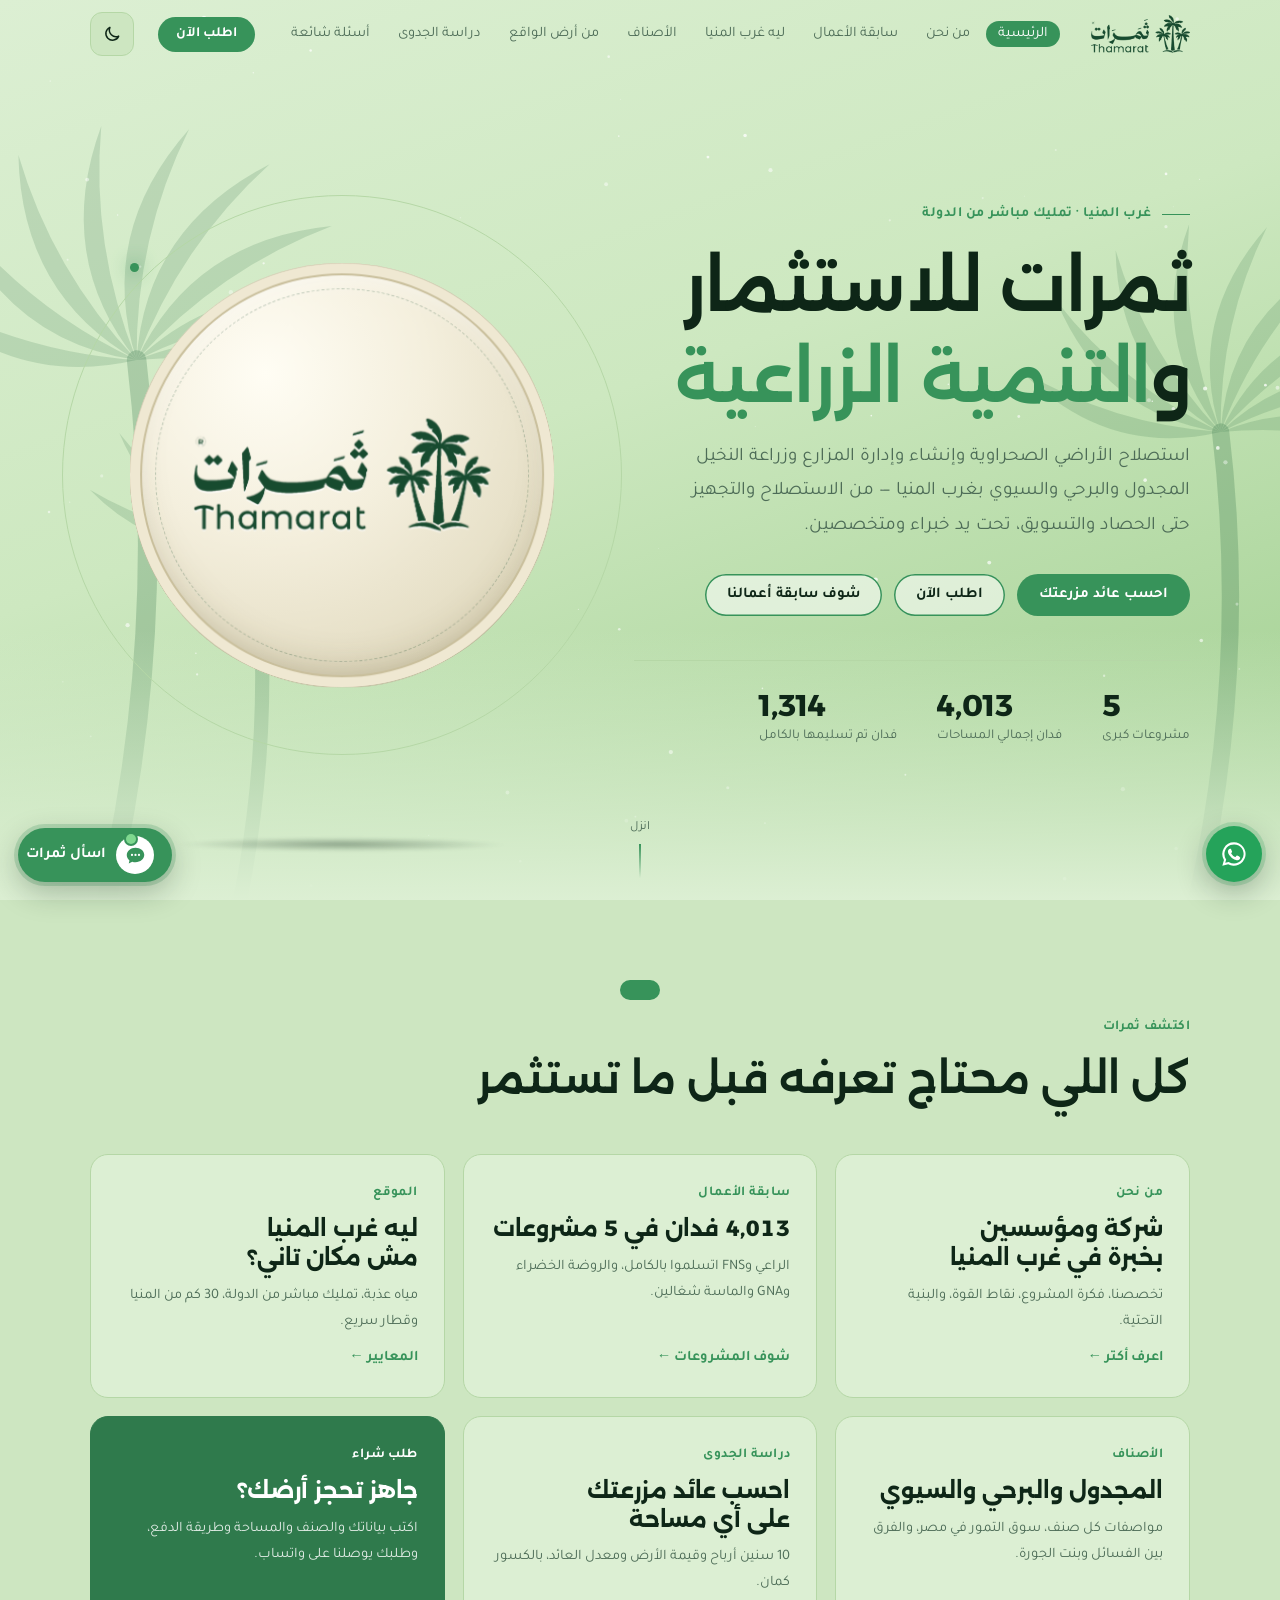
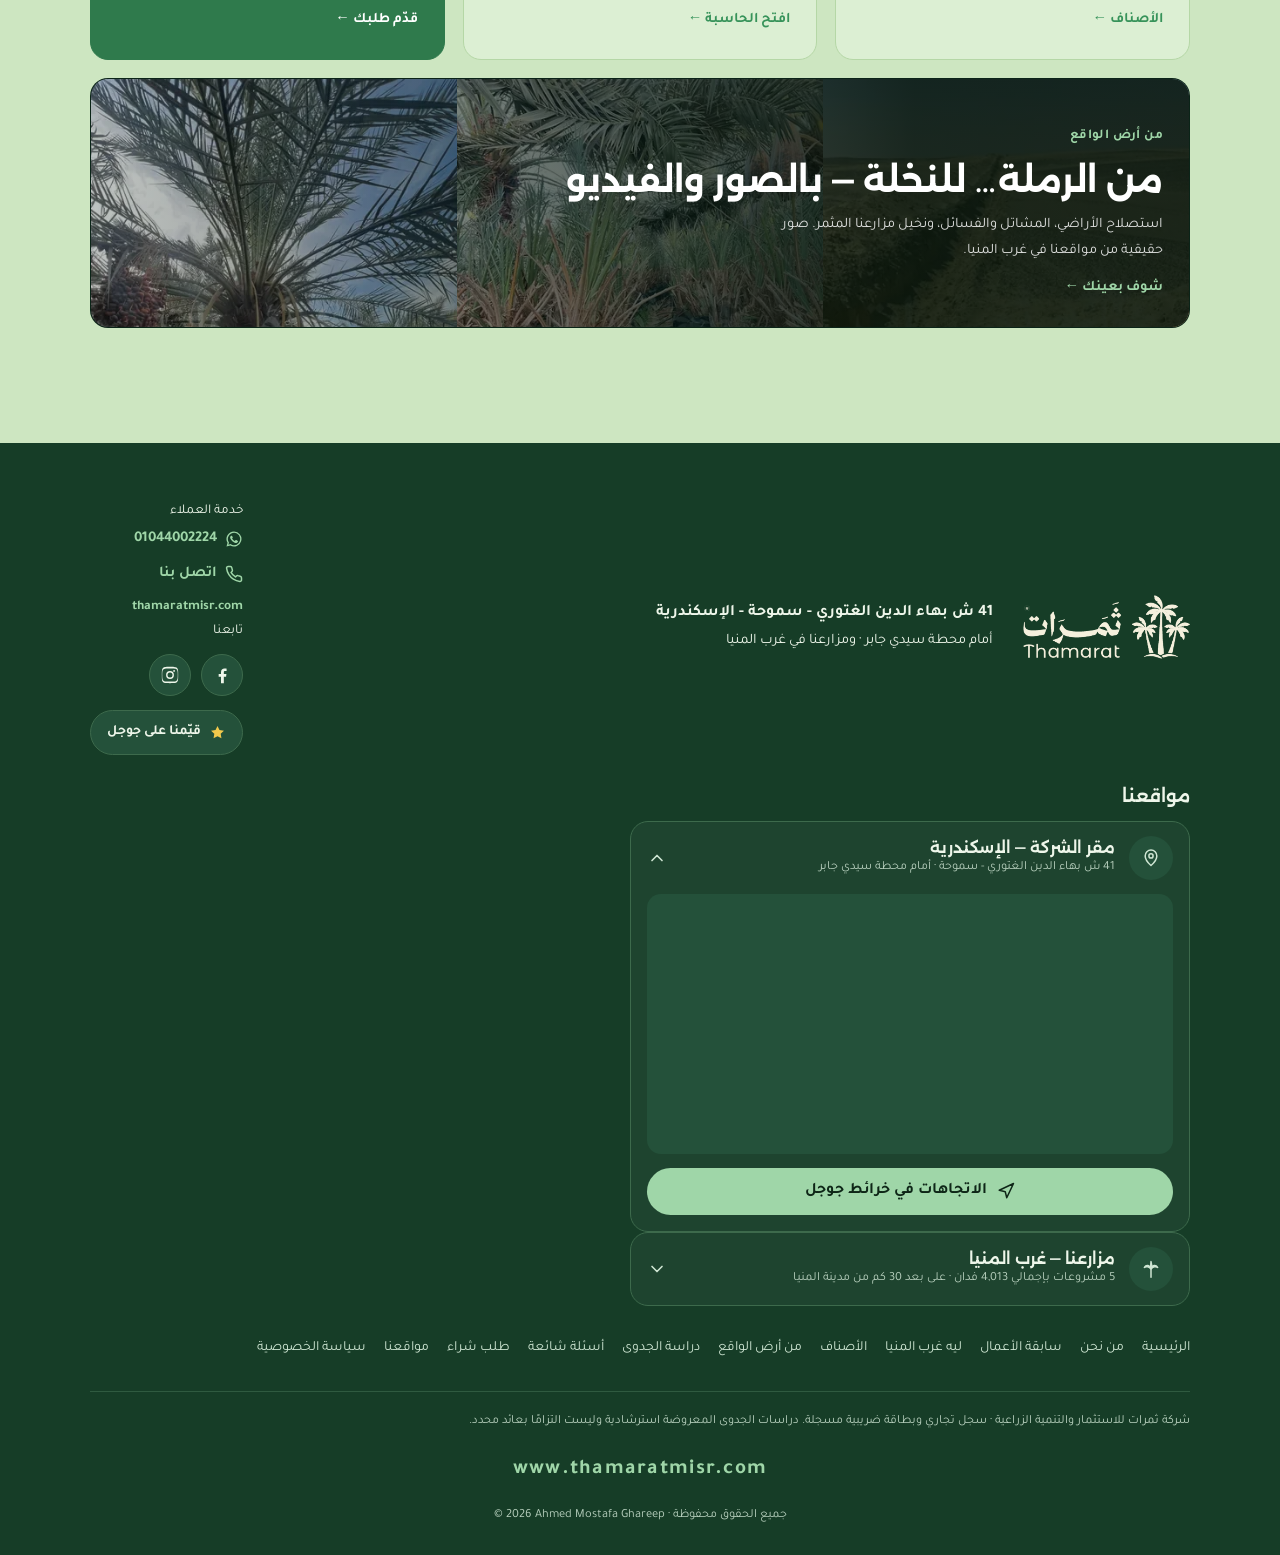
<file: index.html>
<!doctype html>
<html lang="ar" dir="rtl">
<head>
<meta charset="utf-8">
<meta name="viewport" content="width=device-width,initial-scale=1,viewport-fit=cover">
<meta name="theme-color" content="#e5f0dd">
<link rel="icon" type="image/png" href="assets/favicon.png">
<link rel="apple-touch-icon" href="assets/apple-touch-icon.png">
<meta property="og:type" content="website">
<meta property="og:url" content="https://thamaratmisr.com/">
<link rel="canonical" href="https://thamaratmisr.com/">
<meta property="og:locale" content="ar_EG">
<meta property="og:site_name" content="ثمرات للاستثمار والتنمية الزراعية">
<meta property="og:title" content="ثمرات Thamarat للاستثمار والتنمية الزراعية — تمليك أراضي نخيل بغرب المنيا">
<meta property="og:description" content="تمليك مباشر من الدولة، إدارة كاملة للمزرعة، ودراسة جدوى تفاعلية للمجدول والبرحي والسيوي.">
<meta property="og:image" content="https://thamaratmisr.com/assets/og.jpg">
<meta name="twitter:card" content="summary_large_image">
<script>try{if(localStorage.getItem("thamarat-theme")==="dark")document.documentElement.dataset.theme="dark"}catch(e){}</script>
<script>try{var q=new URLSearchParams(location.search);if(q.has("intro")||q.has("introT")||(!matchMedia("(prefers-reduced-motion: reduce)").matches&&!sessionStorage.getItem("thamarat-intro"))){document.documentElement.classList.add("intro-on");var l=document.createElement("link");l.rel="modulepreload";l.href="assets/vendor/three.module.min.js";document.head.appendChild(l)}}catch(e){}</script>
<style>#intro{display:none}html.intro-on{overflow:hidden}html.intro-on body>*:not(#intro){visibility:hidden}html.intro-on #intro{display:block;position:fixed;inset:0;z-index:2147483000;background:linear-gradient(180deg,#5f9fd6 0%,#bcdaea 48%,#f1dcb4 72%,#d7b98d 100%);transition:opacity .6s ease}#intro canvas{position:absolute;inset:0;width:100%!important;height:100%!important;display:block;opacity:0;transition:opacity .6s ease}#intro.ready canvas{opacity:1}#intro.out{opacity:0;pointer-events:none}#intro .intro-skip{position:absolute;z-index:2;bottom:calc(20px + env(safe-area-inset-bottom,0px));left:20px;font:600 15px/1 "Tajawal",Tahoma,sans-serif;color:#fff;background:rgba(14,38,23,.45);border:1px solid rgba(255,255,255,.35);border-radius:99px;padding:11px 20px;cursor:pointer;-webkit-backdrop-filter:blur(6px);backdrop-filter:blur(6px)}#intro .intro-skip:hover{background:rgba(14,38,23,.7)}#intro .intro-tag{position:absolute;z-index:2;left:0;right:0;bottom:calc(7% + env(safe-area-inset-bottom,0px));text-align:center;font:600 clamp(18px,3.4vw,30px)/1.4 "Alexandria","Tajawal",sans-serif;color:#fff;text-shadow:0 2px 18px rgba(40,20,5,.55);opacity:0;transform:translateY(10px);transition:opacity .7s ease,transform .7s ease;pointer-events:none}#intro .intro-tag.on{opacity:1;transform:none}#intro .intro-load{position:absolute;left:50%;top:50%;width:46px;height:46px;margin:-23px;border-radius:50%;border:3px solid rgba(255,255,255,.35);border-top-color:#fff;animation:introSpin 1s linear infinite}#intro.ready .intro-load{display:none}@keyframes introSpin{to{transform:rotate(360deg)}}</style>
<style>:root{padding-top:env(safe-area-inset-top,0px);padding-bottom:env(safe-area-inset-bottom,0px)}body{margin:0}[hidden]{display:none!important}</style>
<title>ثمرات Thamarat للاستثمار والتنمية الزراعية — تمليك أراضي نخيل بغرب المنيا</title>
<meta name="description" content="شركة ثمرات (Thamarat) للاستثمار والتنمية الزراعية — تمليك أراضي نخيل بغرب المنيا وحاسبة جدوى للمجدول والبرحي والسيوي">
<script type="application/ld+json">{"@context": "https://schema.org", "@type": "LocalBusiness", "@id": "https://thamaratmisr.com/#org", "name": "ثمرات للاستثمار والتنمية الزراعية", "alternateName": "Thamarat", "url": "https://thamaratmisr.com/", "logo": "https://thamaratmisr.com/assets/logo-green.png", "image": "https://thamaratmisr.com/assets/og.jpg", "description": "تمليك أراضي نخيل بغرب المنيا وإدارة كاملة للمزرعة: زراعة النخيل المجدول والبرحي والسيوي واستصلاح الأراضي الصحراوية.", "telephone": "+201044002224", "address": {"@type": "PostalAddress", "streetAddress": "41 ش بهاء الدين الغتوري، سموحة (أمام محطة سيدي جابر)", "addressLocality": "الإسكندرية", "addressRegion": "الإسكندرية", "postalCode": "5432065", "addressCountry": "EG"}, "areaServed": "EG", "sameAs": ["https://www.facebook.com/share/1E4bqBVQXa/", "https://www.instagram.com/thamratinvestement/"]}</script>
<link rel="preconnect" href="https://fonts.googleapis.com">
<link rel="preconnect" href="https://fonts.gstatic.com" crossorigin>
<link rel="stylesheet" href="https://fonts.googleapis.com/css2?family=Alexandria:wght@400;500;600;700&family=Tajawal:wght@400;500;700;800&display=swap">
<style>
/* Layout: dark palm-grove hero with a floating 3D medallion, then long-form sections that alternate
   deep forest and paler grove bands; the calculator is a two-column "ledger" (controls | results). */
:root{
  --forest:#dcefd3;      /* page ground: light leaf green */
  --grove:#cde6c1;       /* surfaces */
  --canopy:#b5d7a6;      /* raised surfaces, borders */
  --frond:#2f7a4c;       /* filled green panels */
  --leaf:#37935a;        /* accent: buttons, highlights */
  --sprout:#1c6239;      /* strong green text */
  --mist:#27432d;        /* secondary text */
  --ink:#0e2617;         /* main text */
  --muted:#4d6c57;       /* captions */
  --loss:#ad3f2e;        /* negative numbers */
  --on-frond:#ffffff;    /* text on filled green */
  --on-leaf:#ffffff;     /* text on accent */
  --hero-a:#cde8c0;
  --hero-b:#9dcd8c;
  --palm-stroke:rgba(28,98,57,.22);
  --palm-fill:rgba(28,98,57,.15);
  --mote:255,255,255;
  --display:"Alexandria","Tajawal",Tahoma,sans-serif;
  --body:"Tajawal",Tahoma,"Segoe UI",sans-serif;
  --r:18px;
  color-scheme:light;
}
/* dark theme — the original deep-forest palette */
:root[data-theme="dark"]{
  --forest:#0b2418;--grove:#113322;--canopy:#1b4a31;--frond:#2f7a4c;--leaf:#6fb57d;--sprout:#b9dcb0;
  --mist:#e7f1e2;--ink:#f3f7ef;--muted:#a4bfa9;--loss:#e39a8a;--on-frond:#f3f7ef;--on-leaf:#0b2418;
  --hero-a:#0e2b1d;--hero-b:#0b2418;--palm-stroke:rgba(47,122,76,.28);--palm-fill:rgba(47,122,76,.22);--mote:185,220,176;
  color-scheme:dark;
}
:root[data-theme="dark"] .btn.ghost{background:transparent;box-shadow:inset 0 0 0 1.5px var(--canopy)}
:root[data-theme="dark"] .btn.ghost:hover{box-shadow:inset 0 0 0 1.5px var(--leaf);background:var(--grove)}
:root[data-theme="dark"] .btn:hover{background:var(--sprout)}
.theme{width:44px;height:44px;border-radius:12px;border:1px solid var(--canopy);background:var(--grove);color:var(--ink);cursor:pointer;display:grid;place-items:center;flex:none;transition:border-color .2s}
.theme:hover{border-color:var(--leaf)}
.theme svg{width:20px;height:20px;fill:none;stroke:currentColor;stroke-width:1.8;stroke-linecap:round;stroke-linejoin:round}
.theme .sun{display:none}
:root[data-theme="dark"] .theme .sun{display:block}
:root[data-theme="dark"] .theme .moon{display:none}
@media (max-width:1060px){.nav .btn{margin-inline-start:auto}}
*{transition-property:background-color,border-color,color;transition-duration:.35s}
.coin,.coin *{transition-property:transform}
*{box-sizing:border-box}
html{scroll-behavior:smooth}
body{margin:0;background:var(--forest);color:var(--ink);font-family:var(--body);font-size:17.5px;line-height:1.8;direction:rtl;overflow-x:hidden}
img{max-width:100%;display:block}
h1,h2,h3{font-family:var(--display);line-height:1.3;text-wrap:balance;margin:0}
p{margin:0}
.wrap{max-width:1180px;margin-inline:auto;padding-inline:clamp(16px,4vw,40px)}
a{color:inherit}
:focus-visible{outline:2px solid var(--leaf);outline-offset:3px;border-radius:6px}
.num{font-variant-numeric:tabular-nums;direction:ltr;unicode-bidi:isolate;display:inline-block}

/* ---------- nav ---------- */
.nav{position:fixed;inset-inline:0;top:0;z-index:50;padding-top:env(safe-area-inset-top,0px);transition:background .35s,backdrop-filter .35s,border-color .35s;border-bottom:1px solid transparent}
.nav.solid{box-shadow:0 6px 24px -18px rgba(16,41,27,.5);background:color-mix(in srgb,var(--forest) 88%,transparent);backdrop-filter:blur(14px);border-color:var(--canopy)}
.nav .wrap{display:flex;align-items:center;gap:24px;height:68px}
.nav .brand img{height:38px;width:auto}
.nav ul{display:flex;gap:4px;list-style:none;margin:0;padding:0;margin-inline-start:auto}
.nav ul a{text-decoration:none;font-size:14.5px;color:var(--muted);padding:6px 12px;border-radius:99px;transition:color .2s,background .2s}
.nav ul a:hover{color:var(--ink);background:var(--grove)}
.btn{display:inline-flex;align-items:center;gap:8px;font:600 15px var(--body);text-decoration:none;border:0;cursor:pointer;border-radius:99px;padding:12px 22px;background:var(--leaf);color:var(--on-leaf);transition:transform .2s,background .2s,box-shadow .2s}
.btn:hover{transform:translateY(-2px);background:var(--frond);box-shadow:0 10px 30px -10px var(--leaf)}
.btn.ghost{background:rgba(255,255,255,.55);color:var(--ink);box-shadow:inset 0 0 0 1.5px var(--leaf)}
.btn.ghost:hover{box-shadow:inset 0 0 0 1.5px var(--leaf);background:var(--grove)}
.nav .btn{padding:9px 18px;font-size:14px}
@media (max-width:900px){.nav ul{display:none}.nav .btn{margin-inline-start:auto}}

/* ---------- hero ---------- */
.hero{background:linear-gradient(160deg,var(--forest) 0%,var(--hero-a) 45%,var(--hero-b) 100%);position:relative;min-height:min(100svh,920px);display:grid;align-items:center;padding-block:120px 70px;overflow:hidden;isolation:isolate}
#grove{position:absolute;inset:0;z-index:-2;width:100%;height:100%}
.hero::after{content:"";position:absolute;inset:0;z-index:-1;background:linear-gradient(to bottom,transparent 70%,var(--forest))}
.hero .wrap{display:grid;grid-template-columns:1.05fr .95fr;gap:40px;align-items:center;width:100%}
.hero .eyebrow{font-size:14px;letter-spacing:.04em;color:var(--leaf);font-weight:600;display:flex;align-items:center;gap:10px}
.hero .eyebrow::before{content:"";width:28px;height:1.5px;background:var(--leaf)}
.hero h1{font-size:clamp(36px,5.6vw,70px);font-weight:600;margin-block:14px 18px;letter-spacing:-.01em}
.hero h1 em{font-style:normal;color:var(--leaf)}
.hero .lede{font-size:clamp(16px,1.6vw,19px);color:var(--muted);max-width:52ch}
.hero .ctas{display:flex;gap:12px;flex-wrap:wrap;margin-top:30px}
.facts{display:flex;flex-wrap:wrap;gap:28px 40px;margin-top:44px;padding-top:26px;border-top:1px solid var(--canopy)}
.facts div{display:flex;flex-direction:column}
.facts b{font:700 30px var(--display);color:var(--ink)}
.facts span{font-size:13.5px;color:var(--muted)}

/* 3D medallion */
.stage{perspective:1400px;display:grid;place-items:center;min-height:440px}
.coin{--rx:0deg;--ry:0deg;--s:1;position:relative;width:min(420px,78vw);aspect-ratio:1;transform-style:preserve-3d;transform:rotateX(var(--rx)) rotateY(var(--ry)) scale(var(--s));transition:transform .12s linear;animation:bob 7s ease-in-out infinite}
@keyframes bob{50%{translate:0 -14px}}
.coin .layer{position:absolute;inset:0;border-radius:50%;background:linear-gradient(145deg,#cfc6a5,#8f8663)}
.coin .face{position:absolute;inset:0;border-radius:50%;transform:translateZ(14px);background:
  radial-gradient(circle at 32% 26%,#fffdf4 0,#f4efdd 38%,#e3dcc2 75%,#cfc6a5 100%);
  box-shadow:inset 0 0 0 10px #efe8d2,inset 0 0 0 12px #c9bf9c,inset 0 -18px 40px -10px rgba(80,70,30,.35),inset 0 14px 30px -8px #fff;
  display:grid;place-items:center;overflow:hidden}
.coin .face img{width:70%;transform:translateZ(0);filter:drop-shadow(0 2px 0 rgba(255,255,255,.7)) drop-shadow(0 -1px 0 rgba(0,40,20,.25))}
.coin .face::after{content:"";position:absolute;inset:-40%;background:linear-gradient(115deg,transparent 42%,rgba(255,255,255,.55) 50%,transparent 58%);transform:translateX(var(--shine,-60%));transition:transform .2s linear;pointer-events:none}
.coin .ring{position:absolute;inset:6%;border-radius:50%;border:1px dashed rgba(22,74,46,.25);transform:translateZ(15px)}
.coin .shadow{position:absolute;inset:auto 12% -16% 12%;height:14%;border-radius:50%;background:radial-gradient(closest-side,rgba(16,41,27,.35),transparent);transform:rotateX(90deg) translateZ(-120px);filter:blur(6px)}
.orbit{position:absolute;width:min(560px,96vw);aspect-ratio:1;border-radius:50%;border:1px solid var(--canopy);animation:spin 60s linear infinite}
.orbit::before{content:"";position:absolute;top:12%;left:12%;width:9px;height:9px;border-radius:50%;background:var(--leaf);box-shadow:0 0 18px var(--leaf)}
@keyframes spin{to{rotate:360deg}}
.scrollcue{position:absolute;bottom:22px;inset-inline:0;margin:auto;width:max-content;font-size:12.5px;color:var(--muted);display:flex;flex-direction:column;align-items:center;gap:6px}
.scrollcue i{width:1.5px;height:34px;background:linear-gradient(var(--leaf),transparent);animation:drip 2s ease-in-out infinite}
@keyframes drip{0%{transform:scaleY(0);transform-origin:top}50%{transform:scaleY(1);transform-origin:top}51%{transform-origin:bottom}100%{transform:scaleY(0);transform-origin:bottom}}
@media (max-width:900px){.hero .wrap{grid-template-columns:1fr}.stage{order:-1;min-height:320px}.coin{width:min(280px,70vw)}.hero{padding-block:96px 60px}.scrollcue{display:none}}

/* ---------- sections ---------- */
section{padding-block:clamp(70px,9vw,120px);position:relative}
.band{background:var(--grove)}
.head{display:grid;gap:12px;max-width:760px;margin-bottom:48px}
.kicker{font-size:13.5px;font-weight:600;color:var(--leaf);letter-spacing:.03em}
.head h2{font-size:clamp(26px,3.5vw,42px);font-weight:600}
.head p{color:var(--muted);font-size:17px}

/* reveal: elements are visible by default; JS only hides those still below the fold */
.rv.pre{opacity:0;transform:translateY(34px)}
.rv{transition:opacity .9s cubic-bezier(.2,.7,.2,1),transform .9s cubic-bezier(.2,.7,.2,1)}
@media (prefers-reduced-motion:reduce){.rv,.rv.pre{opacity:1;transform:none;transition:none}.coin,.orbit,.scrollcue i{animation:none}}

/* about */
.about{display:grid;grid-template-columns:1fr 1fr;gap:28px}
.pane{background:var(--forest);border:1px solid var(--canopy);border-radius:var(--r);padding:clamp(22px,3vw,36px);min-width:0}
.pane h3{font-size:22px;margin-bottom:14px;color:var(--sprout)}
.pane ol{margin:0;padding-inline-start:22px;display:grid;gap:8px}
.pane ol li::marker{color:var(--leaf);font-weight:700}
.owner{margin-top:28px;display:flex;flex-wrap:wrap;gap:10px 28px;font-size:14.5px;color:var(--muted)}
.owner b{color:var(--ink);font-weight:600}
@media (max-width:820px){.about{grid-template-columns:1fr}}

/* projects */
.total{display:flex;flex-wrap:wrap;align-items:end;gap:10px 30px;margin-bottom:22px}
.total b{font:700 clamp(46px,7vw,84px)/1 var(--display);color:var(--leaf)}
.total span{color:var(--muted)}
.strip{display:flex;height:16px;border-radius:99px;overflow:hidden;gap:3px;margin-bottom:40px}
.strip i{display:block;height:100%}
.projects{display:grid;grid-template-columns:repeat(6,1fr);gap:18px}
.proj{grid-column:span 2;background:var(--grove);border:1px solid var(--canopy);border-radius:var(--r);padding:24px;display:flex;flex-direction:column;gap:10px;min-width:0;transition:border-color .3s,transform .3s}
.proj:hover{border-color:var(--frond);transform:translateY(-4px)}
.proj.wide{grid-column:span 3}
.proj .top{display:flex;justify-content:space-between;align-items:start;gap:12px}
.proj h3{font-size:22px}
.tag{font-size:12px;font-weight:600;padding:3px 10px;border-radius:99px;white-space:nowrap}
.tag.done{background:var(--frond);color:var(--on-frond)}
.tag.now{background:transparent;color:var(--leaf);box-shadow:inset 0 0 0 1px var(--leaf)}
.proj .area{font:700 34px var(--display);color:var(--ink)}
.proj .area small{font:500 15px var(--body);color:var(--muted);margin-inline-start:6px}
.proj .loc{font-size:14px;color:var(--muted);display:flex;align-items:center;gap:6px}
.proj p{font-size:14.5px;color:var(--mist);opacity:.88}
.phases{display:grid;gap:6px;margin-top:4px}
.phases div{display:flex;justify-content:space-between;font-size:13.5px;padding:7px 12px;background:var(--forest);border-radius:10px}
.phases b{color:var(--leaf)}
@media (max-width:980px){.proj,.proj.wide{grid-column:span 3}}
@media (max-width:640px){.projects{grid-template-columns:1fr}.proj,.proj.wide{grid-column:auto}}

/* minya */
.bigfacts{display:grid;grid-template-columns:repeat(3,1fr);gap:18px;margin-bottom:50px}
.bigfacts div{border-top:2px solid var(--leaf);padding-top:16px}
.bigfacts b{font:700 clamp(34px,4.5vw,54px)/1.1 var(--display);display:block}
.bigfacts span{color:var(--muted);font-size:15px}
@media (max-width:700px){.bigfacts{grid-template-columns:1fr}}
.criteria{display:grid;grid-template-columns:repeat(3,1fr);gap:18px}
.crit{background:var(--forest);border:1px solid var(--canopy);border-radius:var(--r);padding:24px;min-width:0}
.crit .n{font:700 15px var(--display);color:var(--on-leaf);background:var(--leaf);width:32px;height:32px;border-radius:50%;display:grid;place-items:center;margin-bottom:12px}
.crit h3{font-size:19px;margin-bottom:10px}
.crit ul{margin:0;padding-inline-start:18px;display:grid;gap:6px;font-size:14.5px;color:var(--mist)}
.crit ul li::marker{color:var(--leaf)}
.crit.span2{grid-column:span 2}
@media (max-width:980px){.criteria{grid-template-columns:1fr 1fr}.crit.span2{grid-column:span 2}}
@media (max-width:640px){.criteria{grid-template-columns:1fr}.crit.span2{grid-column:auto}}
.salt{display:grid;gap:10px;margin-top:14px}
.salt .row{display:grid;grid-template-columns:90px 1fr;gap:10px;align-items:center;font-size:13.5px}
.salt .bar{height:24px;border-radius:6px;background:var(--canopy);position:relative}
.salt .bar i{position:absolute;inset-block:0;inset-inline-start:0;border-radius:6px;background:#8aa593;display:flex;align-items:center;justify-content:flex-end;padding-inline:8px;font-style:normal;font-size:12.5px;color:var(--on-leaf);font-weight:700;width:0;transition:width 1.4s cubic-bezier(.2,.7,.2,1)}
.salt .row.us .bar i{background:var(--leaf)}
.salt small{color:var(--muted);font-size:12.5px}
.dist{width:100%;border-collapse:collapse;font-size:14px;margin-top:10px}
.dist td,.dist th{padding:8px 10px;border-bottom:1px solid var(--canopy);text-align:start}
.dist th{color:var(--muted);font-weight:500;font-size:12.5px}
.dist td:nth-child(2){color:var(--leaf);font-weight:600}
.closing{margin-top:40px;font:600 clamp(20px,2.4vw,28px)/1.5 var(--display);color:var(--sprout);max-width:30ch}

/* strengths & services */
.two{display:grid;grid-template-columns:1fr 1fr;gap:28px;align-items:start}
@media (max-width:900px){.two{grid-template-columns:1fr}}
.checks{list-style:none;margin:0;padding:0;display:grid;gap:4px}
.checks li{display:grid;grid-template-columns:28px 1fr;gap:10px;padding:14px 0;border-bottom:1px solid var(--canopy);font-size:15.5px}
.checks li::before{content:"";width:20px;height:20px;margin-top:5px;border-radius:50%;background:var(--frond) url("data:image/svg+xml,%3Csvg xmlns='http://www.w3.org/2000/svg' viewBox='0 0 20 20'%3E%3Cpath d='M5.5 10.5l3 3 6-7' fill='none' stroke='%23f3f7ef' stroke-width='2.2' stroke-linecap='round' stroke-linejoin='round'/%3E%3C/svg%3E") center/100%}
.infra{display:grid;gap:14px}
.infra .it{display:grid;grid-template-columns:52px 1fr;gap:16px;background:var(--forest);border:1px solid var(--canopy);border-radius:var(--r);padding:20px}
.infra .ic{width:52px;height:52px;border-radius:14px;background:var(--canopy);display:grid;place-items:center}
.infra .ic svg{width:28px;height:28px;stroke:var(--leaf);fill:none;stroke-width:1.7;stroke-linecap:round;stroke-linejoin:round}
.infra h3{font-size:18px;margin-bottom:4px}
.infra p{font-size:14.5px;color:var(--muted)}
.infra code{font:500 12.5px ui-monospace,Consolas,monospace;color:var(--sprout);background:var(--grove);padding:2px 7px;border-radius:6px;direction:ltr;display:inline-block;margin-top:6px}

/* care */
.who{font-size:.78em;color:var(--muted);margin-inline-end:4px}.who.co{color:var(--leaf);font-weight:700}
.care{display:grid;grid-template-columns:repeat(4,1fr);gap:18px}
.care .c{background:var(--grove);border-radius:var(--r);padding:24px;border:1px solid var(--canopy);min-width:0}
.care .c b{font:700 34px var(--display);color:var(--leaf);display:block;line-height:1.2}
.care .c span{font-size:14.5px;color:var(--mist)}
.care .c small{display:block;font-size:12.5px;color:var(--muted);margin-top:6px}
@media (max-width:900px){.care{grid-template-columns:1fr 1fr}}
@media (max-width:520px){.care{grid-template-columns:1fr}}
.contracts{margin-top:28px;display:flex;flex-wrap:wrap;gap:10px;align-items:center}
.contracts span{color:var(--muted);font-size:14.5px;margin-inline-end:6px}
.contracts em{font-style:normal;font-size:14.5px;padding:8px 16px;border-radius:99px;background:var(--forest);border:1px solid var(--canopy)}

/* palms */
.varieties{display:grid;grid-template-columns:1.1fr .9fr;gap:28px}
@media (max-width:900px){.varieties{grid-template-columns:1fr}}
.photo{border-radius:var(--r);overflow:hidden;position:relative;min-height:320px;background:var(--canopy)}
.photo img{width:100%;height:100%;object-fit:cover;position:absolute;inset:0}
.photo figcaption{color:#fff;position:absolute;inset-inline:0;bottom:0;padding:18px 20px;background:linear-gradient(transparent,rgba(5,20,12,.9));font-size:14px}
.places{display:flex;flex-wrap:wrap;gap:8px;margin-block:14px 18px}
.places span{padding:6px 14px;border-radius:99px;background:var(--forest);border:1px solid var(--canopy);font-size:14px}
.places span.us{background:var(--frond);border-color:var(--frond);color:var(--on-frond)}
.market{width:100%;border-collapse:collapse;font-size:14.5px}
.market td{padding:10px 4px;border-bottom:1px solid var(--canopy)}
.market td:last-child{text-align:end;font-weight:600;color:var(--sprout)}
.tabs3{display:grid;grid-template-columns:repeat(3,1fr);gap:18px;margin-top:40px}
@media (max-width:900px){.tabs3{grid-template-columns:1fr}}
.tabs3 .pane h3{font-size:20px}
.tabs3 .pane ul{margin:0;padding-inline-start:18px;display:grid;gap:8px;font-size:14.5px}
.tabs3 .pane p{font-size:14.5px;color:var(--mist);margin-bottom:10px}
.siwi{margin-top:28px;display:grid;grid-template-columns:repeat(4,1fr);gap:18px}
.siwi .pane{padding:22px}
.siwi .pane h3{font-size:18px;margin-bottom:10px}
.siwi ul{margin:0;padding-inline-start:18px;display:grid;gap:6px;font-size:14px;color:var(--mist)}
@media (max-width:980px){.siwi{grid-template-columns:1fr 1fr}}
@media (max-width:560px){.siwi{grid-template-columns:1fr}}
.why-barhi{display:grid;gap:10px;margin-top:6px}
.why-barhi li{font-size:14.5px}
.why-barhi b{color:var(--sprout)}

/* ---------- calculator ---------- */
.calc{background:linear-gradient(180deg,var(--grove),var(--forest))}
.ledger{display:grid;grid-template-columns:340px 1fr;gap:26px;align-items:start}
@media (max-width:1000px){.ledger{grid-template-columns:1fr}}
.controls{position:sticky;top:calc(84px + env(safe-area-inset-top,0px));background:var(--forest);border:1px solid var(--canopy);border-radius:var(--r);padding:24px;display:grid;gap:22px}
@media (max-width:1000px){.controls{position:static}}
.lbl{font-size:13.5px;color:var(--muted);margin-bottom:8px;display:block}
.seg{display:grid;grid-template-columns:repeat(3,1fr);gap:6px;background:var(--grove);padding:5px;border-radius:14px}
.seg button{font:600 15px var(--display);border:0;border-radius:10px;padding:10px 4px;background:transparent;color:var(--muted);cursor:pointer;transition:background .2s,color .2s}
.seg button[aria-pressed="true"]{background:var(--leaf);color:var(--on-leaf)}
.area-in{display:grid;grid-template-columns:48px 1fr 48px;gap:8px;align-items:stretch}
.area-in button{border:1px solid var(--canopy);background:var(--grove);color:var(--ink);border-radius:12px;font:600 22px var(--body);cursor:pointer}
.area-in button:hover{border-color:var(--leaf)}
.area-in input{width:100%;min-width:0;text-align:center;font:700 34px var(--display);background:var(--grove);color:var(--ink);border:1px solid var(--canopy);border-radius:12px;padding:6px 8px;font-variant-numeric:tabular-nums}
.area-in input:focus{outline:none;border-color:var(--leaf)}
.unit{text-align:center;font-size:13.5px;color:var(--muted);margin-top:8px}
.unit b{color:var(--sprout);font-weight:600}
input[type=range]{width:100%;accent-color:var(--leaf);margin-top:12px}
.presets{display:flex;flex-wrap:wrap;gap:6px}
.presets button{font:500 13.5px var(--body);padding:6px 12px;border-radius:99px;border:1px solid var(--canopy);background:transparent;color:var(--ink);cursor:pointer}
.presets button:hover,.presets button.on{border-color:var(--leaf);color:var(--leaf)}
.err{color:var(--loss);font-size:13.5px}
.assume{font-size:13px;color:var(--muted);display:grid;gap:4px;border-top:1px solid var(--canopy);padding-top:16px}
.assume div{display:flex;justify-content:space-between;gap:10px}
.assume b{color:var(--ink);font-weight:500}
.copy{justify-content:center}

.results{display:grid;gap:22px;min-width:0}
.kpis{display:grid;grid-template-columns:repeat(4,1fr);gap:14px}
@media (max-width:700px){.kpis{grid-template-columns:1fr 1fr}}
.kpi{background:var(--forest);border:1px solid var(--canopy);border-radius:16px;padding:18px;min-width:0}
.kpi span{font-size:13px;color:var(--muted);display:block}
.kpi b{font:700 clamp(19px,2.1vw,26px)/1.35 var(--body);display:block;margin-top:4px;font-variant-numeric:tabular-nums;word-break:break-word}
.kpi small{font-size:12px;color:var(--muted)}
.roi{color:var(--on-frond);grid-column:1/-1;display:grid;grid-template-columns:auto 1fr;gap:10px 28px;align-items:center;background:var(--frond);border:0;padding:24px 26px}
.roi .pct{font:700 clamp(52px,8vw,92px)/1 var(--display);color:var(--on-frond)}
.roi span{color:rgba(255,255,255,.88);font-size:15px}
.roi .eq{font-size:13.5px;color:rgba(255,255,255,.75);margin-top:6px;display:block}
@media (max-width:560px){.roi{grid-template-columns:1fr}}
.card{background:var(--forest);border:1px solid var(--canopy);border-radius:var(--r);padding:22px;min-width:0}
.card h3{font-size:19px;margin-bottom:4px}
.card .sub{font-size:13.5px;color:var(--muted);margin-bottom:16px}
.chart{width:100%;height:auto;display:block}
.chart text{font-family:var(--body);fill:var(--muted);font-size:11px}
.tablebox{overflow-x:auto;border-radius:12px;border:1px solid var(--canopy)}
table.t{width:100%;border-collapse:collapse;font-size:13.5px;min-width:760px}
table.t th{background:var(--canopy);color:var(--mist);font-weight:600;padding:10px 8px;text-align:center;font-size:12.5px;line-height:1.4}
table.t td{padding:9px 8px;text-align:center;border-top:1px solid var(--canopy);font-variant-numeric:tabular-nums}
table.t td:first-child{text-align:start;font-weight:600;color:var(--sprout)}
table.t tr.phase td{background:var(--grove);color:var(--leaf);font-size:12.5px;text-align:start;font-weight:600}
table.t td.neg{color:var(--loss)}
table.t td.net{font-weight:700;color:var(--ink);background:color-mix(in srgb,var(--frond) 22%,transparent)}
table.t td.na{color:var(--muted);opacity:.6}
table.t tfoot td{background:var(--frond);font-weight:700;color:var(--on-frond)}
.sumlist{display:grid;gap:0}
.sumlist div{display:flex;justify-content:space-between;gap:14px;padding:11px 2px;border-bottom:1px solid var(--canopy);font-size:15px}
.sumlist div b{font-variant-numeric:tabular-nums}
.sumlist div.hi{color:var(--leaf);font-weight:700;border-bottom:0;padding-top:14px}
.compare{display:grid;grid-template-columns:repeat(3,1fr);gap:12px}
@media (max-width:640px){.compare{grid-template-columns:1fr}}
.compare div{padding:16px;border-radius:14px;background:var(--grove);border:1px solid var(--canopy)}
.compare div.on{border-color:var(--leaf)}
.compare h4{margin:0 0 6px;font:600 16px var(--display)}
.compare p{font-size:13.5px;color:var(--muted);display:flex;justify-content:space-between;gap:8px}
.compare p b{color:var(--ink);font-weight:600;font-variant-numeric:tabular-nums}
.note{font-size:12.5px;color:var(--muted)}
.two-t{display:grid;grid-template-columns:1.2fr 1fr;gap:22px}
@media (max-width:900px){.two-t{grid-template-columns:1fr}}

/* footer */
footer{background:#163d27;color:#eef6ea;padding-block:56px calc(28px + env(safe-area-inset-bottom,0px))}
footer .wrap{display:grid;grid-template-columns:auto 1fr auto;gap:30px;align-items:center}
footer img{height:64px;width:auto}
footer p{font-size:14.5px}
footer .addr{font-weight:600;font-size:16px}
footer .site{direction:ltr;font-weight:600;color:#9fd6a8}
footer .legal{grid-column:1/-1;border-top:1px solid #2f5a40;padding-top:18px;font-size:12.5px;color:#b7cfbd}
footer .copy{grid-column:1/-1;text-align:center;font-size:12.5px;color:#b7cfbd;margin-top:-14px}
footer .fdomain{grid-column:1/-1;text-align:center;margin-top:-12px}
footer .fdomain a{display:inline-block;direction:ltr;font-weight:700;font-size:clamp(17px,2.4vw,21px);letter-spacing:.06em;color:#9fd6a8;text-decoration:none}
footer .fdomain a:hover{color:#eef6ea}
@media (max-width:760px){footer .wrap{grid-template-columns:1fr}}
.toast{color:var(--on-leaf)!important;position:fixed;bottom:calc(20px + env(safe-area-inset-bottom,0px));inset-inline:0;margin:auto;width:max-content;max-width:90vw;background:var(--leaf);color:var(--forest);font-weight:600;padding:10px 20px;border-radius:99px;transform:translateY(120px);transition:transform .35s;z-index:80}
.toast.show{transform:none}
/* ---------- pages & menu ---------- */
.page{animation:pageIn .6s cubic-bezier(.2,.7,.2,1)}
@keyframes pageIn{from{opacity:0;transform:translateY(18px)}to{opacity:1;transform:none}}
section.first{padding-top:calc(68px + env(safe-area-inset-top,0px) + clamp(46px,6vw,80px))}
.nav ul a.on{color:var(--on-leaf);background:var(--leaf)}
.burger{display:none;width:44px;height:44px;border-radius:12px;border:1px solid var(--canopy);background:var(--grove);cursor:pointer;flex-direction:column;justify-content:center;align-items:center;gap:5px}
.burger i{display:block;width:18px;height:2px;background:var(--ink);border-radius:2px;transition:transform .3s,opacity .3s}
.nav.open .burger i:nth-child(1){transform:translateY(7px) rotate(45deg)}
.nav.open .burger i:nth-child(2){opacity:0}
.nav.open .burger i:nth-child(3){transform:translateY(-7px) rotate(-45deg)}
@media (max-width:1060px){
  .burger{display:flex}
  .nav ul{display:none;position:absolute;top:100%;inset-inline:0;flex-direction:column;gap:2px;padding:10px 16px 18px;background:var(--forest);border-bottom:1px solid var(--canopy)}
  .nav.open ul{display:flex}
  .nav.open{background:var(--forest)}
  .nav ul a{display:block;padding:12px 14px;font-size:16px;border-radius:12px}
  .nav .btn{margin-inline-start:auto}
}
@media (max-width:400px){.nav .btn{padding:8px 12px;font-size:13px}}
.tiles{display:grid;grid-template-columns:repeat(3,1fr);gap:18px}
@media (max-width:900px){.tiles{grid-template-columns:1fr 1fr}}
@media (max-width:600px){.tiles{grid-template-columns:1fr}}
.tile{display:flex;flex-direction:column;gap:10px;text-decoration:none;background:var(--forest);border:1px solid var(--canopy);border-radius:var(--r);padding:26px;min-width:0;transition:border-color .3s,transform .3s,background .3s}
.tile h3{font-size:22px}
.tile p{font-size:14.5px;color:var(--muted);flex:1}
.tile em{font-style:normal;font-weight:600;color:var(--leaf);font-size:14.5px}
.tile:hover{border-color:var(--leaf);transform:translateY(-5px)}
.tile.hot{background:var(--frond);border-color:var(--frond)}
.tile.hot,.tile.hot .kicker,.tile.hot em{color:var(--on-frond)}
.tile.hot p{color:rgba(255,255,255,.85)}

/* ---------- order ---------- */
.orderwrap{display:grid;grid-template-columns:1fr 360px;gap:26px;align-items:start}
@media (max-width:980px){.orderwrap{grid-template-columns:1fr}}
.oform{display:grid;gap:18px;min-width:0}
.oform fieldset{margin:0;border:1px solid var(--canopy);border-radius:var(--r);padding:22px;background:var(--forest);display:grid;gap:14px;min-width:0}
.oform legend{font:600 18px var(--display);color:var(--sprout);padding-inline:8px}
.grid2{display:grid;grid-template-columns:1fr 1fr;gap:14px}
@media (max-width:600px){.grid2{grid-template-columns:1fr}}
.fld{display:grid;gap:6px;min-width:0}
.fld label,.lbl2{font-size:14px;color:var(--muted)}
.fld input,.fld select,.fld textarea{font:500 16px var(--body);color:var(--ink);background:var(--grove);border:1px solid var(--canopy);border-radius:12px;padding:12px 14px;width:100%;min-width:0}
.fld input::placeholder,.fld textarea::placeholder{color:var(--muted);opacity:.6}
.fld input:focus,.fld select:focus,.fld textarea:focus{outline:none;border-color:var(--leaf);box-shadow:0 0 0 3px color-mix(in srgb,var(--leaf) 25%,transparent)}
.fld .bad{border-color:var(--loss)}
.hint{font-size:12.5px;color:var(--muted)}
.chips{display:flex;flex-wrap:wrap;gap:8px}
.chips label{cursor:pointer;position:relative}
.chips input{position:absolute;inset:0;width:100%;height:100%;margin:0;opacity:0;pointer-events:none}
.chips span{display:inline-block;padding:10px 18px;border-radius:99px;border:1px solid var(--canopy);background:var(--grove);font-size:15px;transition:all .2s}
.chips input:checked+span{background:var(--leaf);color:var(--on-leaf);border-color:var(--leaf);font-weight:600}
.chips input:focus-visible+span{outline:2px solid var(--leaf);outline-offset:2px}
.btn.wa{justify-content:center;font-size:17px;padding:16px 26px;background:#25a55f;color:#fff}
.btn.wa:hover{background:#2fbf6f}
.btn.wa svg{width:22px;height:22px;fill:currentColor}
.osum{position:sticky;top:calc(84px + env(safe-area-inset-top,0px));background:var(--forest);border:1px solid var(--canopy);border-radius:var(--r);padding:22px;min-width:0}
@media (max-width:980px){.osum{position:static}}
.osum h3{font-size:20px;margin-bottom:8px}
.osum .sumlist div{font-size:14px}
.osum .sumlist span{color:var(--muted)}
.osum .sumlist b{text-align:end;overflow-wrap:anywhere}
.thanks{color:var(--on-frond);margin-top:18px;padding:18px;border-radius:14px;background:var(--frond);display:grid;gap:8px}
.thanks b{font:700 20px var(--display)}
.thanks .note{color:rgba(255,255,255,.85)}
footer .fcontact p{font-size:13.5px}
footer .flinks{grid-column:1/-1;display:flex;flex-wrap:wrap;gap:6px 18px}
footer .flinks a{font-size:14px;text-decoration:none;color:#cfe6d3}
footer .flinks a:hover{text-decoration:underline}
/* faq */
.faq{display:grid;gap:34px;max-width:860px}
.faq h3{font:600 15px var(--display);color:var(--leaf);margin:0 0 12px;display:flex;align-items:center;gap:10px}
.faq h3::before{content:"";width:22px;height:1.5px;background:var(--leaf)}
.faq .qs{display:grid;gap:10px}
.qa{background:var(--forest);border:1px solid var(--canopy);border-radius:16px;transition:border-color .2s}
.band .qa{background:var(--forest)}
.qa[open]{border-color:var(--leaf)}
.qa summary{list-style:none;display:flex;align-items:center;gap:14px;padding:16px 20px;cursor:pointer;font:600 17px var(--display);color:var(--ink)}
.qa summary::-webkit-details-marker{display:none}
.qa summary::after{content:"";margin-inline-start:auto;flex:none;width:10px;height:10px;border:solid var(--leaf);border-width:0 2px 2px 0;transform:rotate(45deg) translateY(-3px);transition:transform .25s}
.qa[open] summary::after{transform:rotate(-135deg) translateY(-3px)}
.qa .ans{padding:0 20px 18px;color:var(--mist);font-size:16px}
.qa .ans p{margin:0 0 8px}
.qa .ans ol,.qa .ans ul{margin:4px 0 8px;padding-inline-start:22px}
.qa .ans a{color:var(--sprout);font-weight:600}
.faq-cta{margin-top:40px;display:flex;flex-wrap:wrap;align-items:center;gap:14px 18px}
.faq-cta p{margin:0;color:var(--muted)}
.qa .ans .plist{list-style:none;padding:0;margin:8px 0 12px;display:grid;gap:6px}
.plist li{display:grid;grid-template-columns:8.5em 5.5em 1fr auto;align-items:center;gap:10px;padding:8px 12px;border-radius:10px;background:var(--grove)}
.plist .pn{font-weight:700;color:var(--ink)}
.plist .pa{font-variant-numeric:tabular-nums;font-weight:600;color:var(--sprout)}
.plist .pl{color:var(--muted);font-size:14.5px}
.plist .ps{font-size:12.5px;font-weight:600;color:var(--on-leaf);background:var(--leaf);padding:2px 10px;border-radius:99px;white-space:nowrap}
@media (max-width:560px){.plist li{grid-template-columns:1fr auto;row-gap:2px}.plist .pn{grid-area:1/1}.plist .pa{grid-area:1/2}.plist .pl{grid-area:2/1}.plist .ps{grid-area:2/2;justify-self:end}}
footer .fcall{display:grid;gap:8px;margin:2px 0 8px}
footer .fcall a{display:inline-flex;align-items:center;gap:8px;text-decoration:none;font-weight:600;font-size:15px;color:#9fd6a8}
footer .fcall a:hover{color:#eef6ea}
footer .fcall svg{width:18px;height:18px;flex:none}
footer .fwa svg{fill:currentColor}
footer a.site{text-decoration:none}
footer a.site:hover{text-decoration:underline}
.wafab{position:fixed;z-index:59;inset-inline-start:calc(18px + env(safe-area-inset-right,0px));bottom:calc(18px + env(safe-area-inset-bottom,0px));width:56px;height:56px;border-radius:50%;display:grid;place-items:center;background:#25a35a;color:#fff;box-shadow:0 10px 30px rgba(14,38,23,.3),0 0 0 4px rgba(37,163,90,.2);transition:transform .2s,background .2s}
.wafab:hover{transform:translateY(-3px) scale(1.04);background:#1f8a4c}
.wafab svg{width:28px;height:28px;fill:currentColor}
@media (max-width:640px){.wafab{width:50px;height:50px;inset-inline-start:14px;bottom:calc(14px + env(safe-area-inset-bottom,0px))}.wafab svg{width:25px;height:25px}}
@media print{.wafab{display:none}}
.hq .dir svg:not([fill]){fill:currentColor}
.policy{max-width:820px;background:var(--forest);border:1px solid var(--canopy);border-radius:var(--r);padding:clamp(22px,3vw,40px)}
.policy h3{font-size:19px;color:var(--sprout);margin:26px 0 8px}
.policy h3:first-child{margin-top:0}
.policy p{margin:0 0 10px;color:var(--mist)}
.policy ul{margin:0 0 10px;padding-inline-start:22px;color:var(--mist)}
.policy a{color:var(--sprout);font-weight:600}
.policy .muted{color:var(--muted);font-size:14px;margin-top:22px;padding-top:16px;border-top:1px solid var(--canopy)}
.pnote{font-size:13.5px;color:var(--muted);margin:10px 0 0}
.pnote a{color:var(--sprout)}
footer .rate{display:inline-flex;align-items:center;gap:8px;margin-top:14px;padding:9px 16px;border-radius:99px;border:1px solid #3d6a4c;background:#24513a;color:#eef6ea;text-decoration:none;font-weight:600;font-size:14px;transition:background .2s,color .2s}
footer .rate:hover{background:#9fd6a8;color:#0e2617}
footer .rate svg{width:17px;height:17px;fill:#f2c94c}
.rate-line{margin-top:18px;color:var(--muted);font-size:15px}
.rate-line a{color:var(--sprout);font-weight:600}
/* social icons (footer) */
footer .social{display:flex;gap:10px;margin-top:10px}
footer .social a{width:42px;height:42px;border-radius:50%;display:grid;place-items:center;background:#24513a;color:#eef6ea;border:1px solid #3d6a4c;transition:background .2s,transform .2s,color .2s}
footer .social a:hover{background:#9fd6a8;color:#0e2617;transform:translateY(-2px)}
footer .social svg{width:20px;height:20px;fill:currentColor}
/* our locations (footer) */
footer .locs{grid-column:1/-1;max-width:560px;width:100%;justify-self:start}
footer .locs h3{font:600 18px var(--display);color:#eef6ea;margin:0 0 14px}
.hq{border:1px solid #3d6a4c;border-radius:18px;background:rgba(255,255,255,.035);overflow:hidden}
.hq summary{list-style:none;display:flex;align-items:center;gap:14px;padding:14px 16px;cursor:pointer}
.hq summary::-webkit-details-marker{display:none}
.hq .pin{width:44px;height:44px;flex:none;border-radius:50%;display:grid;place-items:center;background:#24513a;color:#cfe6d3}
.hq .pin svg{width:20px;height:20px}
.hq .lt{flex:1;min-width:0}
.hq .lt b{display:block;font:600 16px var(--display);color:#eef6ea}
.hq .lt small{display:block;font-size:12.5px;color:#b7cfbd;line-height:1.6}
.hq .chev{width:20px;height:20px;flex:none;color:#cfe6d3;transition:transform .25s}
.hq:not([open]) .chev{transform:rotate(180deg)}
.hq .lbody{padding:0 16px 16px;display:grid;gap:14px}
.hq iframe{display:block;width:100%;height:260px;border:0;border-radius:14px;background:#24513a}
.hq .dir{display:flex;align-items:center;justify-content:center;gap:10px;padding:14px;border-radius:99px;background:#9fd6a8;color:#0e2617;font:600 16px var(--body);text-decoration:none;transition:background .2s,transform .2s}
.hq .dir:hover{background:#b9e3bf;transform:translateY(-1px)}
.hq .dir svg{width:18px;height:18px}
@media (max-width:760px){.hq iframe{height:220px}}
</style>

<link rel="stylesheet" href="assets/field.css">
</head>
<body>
<div id="intro"><span class="intro-load"></span><div class="intro-tag">للاستثمار والتنمية الزراعية</div><button class="intro-skip" type="button" aria-label="تخطي المقدمة">تخطي ‹</button></div>
<nav class="nav" id="nav">
  <div class="wrap">
    <a class="brand" href="/" aria-label="ثمرات — الرئيسية"><img id="navlogo" src="assets/logo-green.png" alt="ثمرات Thamarat"></a>
    <ul id="menu">
      <li><a href="/" data-link="home">الرئيسية</a></li>
      <li><a href="/about" data-link="about">من نحن</a></li>
      <li><a href="/works" data-link="works">سابقة الأعمال</a></li>
      <li><a href="/minya" data-link="minya">ليه غرب المنيا</a></li>
      <li><a href="/palms" data-link="palms">الأصناف</a></li>
      <li><a href="/field" data-link="field">من أرض الواقع</a></li>
      <li><a href="/calc" data-link="calc">دراسة الجدوى</a></li>
      <li><a href="/faq" data-link="faq">أسئلة شائعة</a></li>
    </ul>
    <a class="btn" href="/order" data-link="order">اطلب الآن</a>
    <button class="theme" id="themebtn" type="button" aria-label="تبديل الوضع الفاتح والغامق" title="فاتح / غامق"><svg class="moon" viewBox="0 0 24 24"><path d="M20 14.5A8 8 0 0 1 9.5 4a8 8 0 1 0 10.5 10.5z"/></svg><svg class="sun" viewBox="0 0 24 24"><circle cx="12" cy="12" r="4"/><path d="M12 2v2M12 20v2M4.9 4.9l1.4 1.4M17.7 17.7l1.4 1.4M2 12h2M20 12h2M4.9 19.1l1.4-1.4M17.7 6.3l1.4-1.4"/></svg></button>
    <button class="burger" id="burger" type="button" aria-label="القائمة" aria-expanded="false"><i></i><i></i><i></i></button>
  </div>
</nav>

<main>
<div class="page" data-page="home">
<header class="hero">
  <canvas id="grove" aria-hidden="true"></canvas>
  <div class="wrap">
    <div>
      <div class="eyebrow">غرب المنيا · تمليك مباشر من الدولة</div>
      <h1>ثمرات للاستثمار<br>و<em>التنمية الزراعية</em></h1>
      <p class="lede">استصلاح الأراضي الصحراوية وإنشاء وإدارة المزارع وزراعة النخيل المجدول والبرحي والسيوي بغرب المنيا — من الاستصلاح والتجهيز حتى الحصاد والتسويق، تحت يد خبراء ومتخصصين.</p>
      <div class="ctas">
        <a class="btn" href="/calc">احسب عائد مزرعتك</a>
        <a class="btn ghost" href="/order">اطلب الآن</a>
        <a class="btn ghost" href="/works">شوف سابقة أعمالنا</a>
      </div>
      <div class="facts">
        <div><b class="num" data-count="5">5</b><span>مشروعات كبرى</span></div>
        <div><b class="num" data-count="4013">4,013</b><span>فدان إجمالي المساحات</span></div>
        <div><b class="num" data-count="1314">1,314</b><span>فدان تم تسليمها بالكامل</span></div>
      </div>
    </div>
    <div class="stage" id="stage">
      <div class="orbit" aria-hidden="true"></div>
      <div class="coin" id="coin" aria-hidden="true"></div>
    </div>
  </div>
  <div class="scrollcue" aria-hidden="true">انزل<i></i></div>
</header>
<section class="band">
  <div class="wrap">
    <div class="head rv">
      <span class="kicker">اكتشف ثمرات</span>
      <h2>كل اللي محتاج تعرفه قبل ما تستثمر</h2>
    </div>
    <div class="tiles">
      <a class="tile rv" href="/about"><span class="kicker">من نحن</span><h3>شركة ومؤسسين بخبرة في غرب المنيا</h3><p>تخصصنا، فكرة المشروع، نقاط القوة، والبنية التحتية.</p><em>اعرف أكتر ←</em></a>
      <a class="tile rv" href="/works"><span class="kicker">سابقة الأعمال</span><h3><span class="num">4,013</span> فدان في 5 مشروعات</h3><p>الراعي وFNS اتسلموا بالكامل، والروضة الخضراء وGNA والماسة شغالين.</p><em>شوف المشروعات ←</em></a>
      <a class="tile rv" href="/minya"><span class="kicker">الموقع</span><h3>ليه غرب المنيا مش مكان تاني؟</h3><p>مياه عذبة، تمليك مباشر من الدولة، 30 كم من المنيا وقطار سريع.</p><em>المعايير ←</em></a>
      <a class="tile rv" href="/palms"><span class="kicker">الأصناف</span><h3>المجدول والبرحي والسيوي</h3><p>مواصفات كل صنف، سوق التمور في مصر، والفرق بين الفسائل وبنت الجورة.</p><em>الأصناف ←</em></a>
      <a class="tile rv" href="/calc"><span class="kicker">دراسة الجدوى</span><h3>احسب عائد مزرعتك على أي مساحة</h3><p>10 سنين أرباح وقيمة الأرض ومعدل العائد، بالكسور كمان.</p><em>افتح الحاسبة ←</em></a>
      <a class="tile hot rv" href="/order"><span class="kicker">طلب شراء</span><h3>جاهز تحجز أرضك؟</h3><p>اكتب بياناتك والصنف والمساحة وطريقة الدفع، وطلبك يوصلنا على واتساب.</p><em>قدّم طلبك ←</em></a>
      <a class="tile fx-teaser rv" href="/field"><span class="bg" aria-hidden="true"><img src="assets/field/r-trench-s.webp" alt="" loading="lazy"><img src="assets/field/n-1-s.webp" alt="" loading="lazy"><img src="assets/field/p-1-s.webp" alt="" loading="lazy"></span><span class="kicker">من أرض الواقع</span><h3>من الرملة… للنخلة — بالصور والفيديو</h3><p>استصلاح الأراضي، المشاتل والفسائل، ونخيل مزارعنا المثمر. صور حقيقية من مواقعنا في غرب المنيا.</p><em>شوف بعينك ←</em></a>
    </div>
  </div>
</section>
</div>
<div class="page" data-page="about">
<section class="first band">
  <div class="wrap">
    <div class="head rv">
      <span class="kicker">عن الشركة</span>
      <h2>أرضك باسمك، ومزرعتك في إيد خبراء</h2>
      <p>مؤسسو الشركة لهم سابقة أعمال وبيع كبيرة في المجال الزراعي بغرب المنيا: 5 مشروعات كبرى بإجمالي 4,013 فدان، منها 1,314 فدان اتسلموا بالكامل لأصحابها.</p>
    </div>
    <div class="about">
      <div class="pane rv">
        <h3>تخصص الشركة</h3>
        <ol>
          <li>زراعة النخيل المجدول والبرحي والسيوي بغرب المنيا.</li>
          <li>استصلاح الأراضي الصحراوية وإنشاء وإدارة المزارع.</li>
        </ol>
      </div>
      <div class="pane rv">
        <h3>فكرة المشروع</h3>
        <p>قائمة على تمليك الأراضي الزراعية تمليكًا مباشرًا من الدولة، وإدارة ورعاية المشروع بما فيها المزرعة الخاصة بك إدارة كاملة، بدايةً من الاستصلاح والتجهيز، مرورًا بالزراعة والحصاد والتسويق، تحت يد خبراء ومتخصصين في مجال الزراعة والاستصلاح.</p>
      </div>
    </div>
    <div class="owner rv">
      <span>الممثل القانوني: <b>السيد أحمد محمد محمد السيد خليفة</b></span>
      <span>المقر الرئيسي: <b>41 ش بهاء الدين الغتوري - سموحة - الإسكندرية</b> (أمام محطة سيدي جابر)</span>
    </div>
  </div>
</section>
<section>
  <div class="wrap">
    <div class="head rv">
      <span class="kicker">نقاط القوة للمجموعة</span>
      <h2>من التأسيس لحد بيع المحصول في السوق</h2>
    </div>
    <div class="two">
      <ul class="checks rv">
        <li>وُفّقت الشركة لاختيار أفضل موقع زراعي في جمهورية مصر العربية: غرب المنيا بأفضل تربة خليط مميزة للزراعة، ومياه جوفية شروب بمتوسط 600 جزء في المليون، وقربها من جميع الأسواق المحيطة ومن المدن وجميع الخدمات، وتوفر الأيدي العاملة المدربة، وإمكانية الوصول للموقع بأكثر من طريق، وتنفرد بمرور القطار السريع بالقرب من مشروعات الشركة، وتُعد أراضيها الأعلى في معدل الإقبال الاستثماري والزيادة السريعة في قيمة الأصول.</li>
        <li>جميع أراضي الشركة تمليك مباشر من الدولة بعقود رسمية ومستقرة من الدولة مباشرة "ليست وضع يد".</li>
        <li>الشركة تقوم بكافة الأعمال الخاصة بالمزرعة من تأسيس حتى بيع المحصول في الأسواق "رعاية كاملة".</li>
        <li>تمتلك الشركة معدات الاستصلاح وحفر الآبار مثل الجرارات والحفارات، مما يؤدي إلى إتمام عمليات الاستصلاح والزراعة وحفر الآبار بسهولة تامة تحت إدارة الشركة، ووفرة اقتصادية في عمليات الاستصلاح وحفر الآبار.</li>
        <li>التواجد الدائم والمستمر للشركة بالمزرعة لتعدد مشاريع الشركة في غرب المنيا "للإدارة والرعاية".</li>
        <li>تحديد تفصيلي للمزرعة التي تمتلكها عن طريق "إحداثيات الموقع، يافطة مخصصة لكل عميل".</li>
        <li>توافر زيارات بشكل منتظم للمزرعة وإمكانية متابعة مزرعتك بشكل تفصيلي على مدار العام.</li>
        <li>تعتمد الشركة فسائل منتقاة ذات جودة عالية بضمان الصنف والنوع حتى الإنتاج.</li>
        <li>تعتمد الشركة أجود خامات المواسير ومستلزماتها من خلال مصانع معتمدة لعمل شبكات الري بمزرعتك.</li>
        <li>تعتمد الشركة أجود الخامات المعتمدة لعمل محطات الطاقة الشمسية ذات الجودة المتميزة.</li>
        <li>تمتلك الشركة مقرات بمحافظتي الإسكندرية والمنيا للتعامل المباشر مع العملاء.</li>
        <li>تمتلك الشركة سجلًا تجاريًا وبطاقة ضريبية مسجلة تسجيلًا قانونيًا بالهيئات المعنية في الدولة.</li>
        <li>تمتلك الشركة استراحات مجهزة تجهيزًا تامًا لاستقبال الزوار وإقامة السادة العملاء.</li>
      </ul>
      <div>
        <h3 class="rv" style="font-size:24px;margin-bottom:6px">إنشاء وتجهيز البنية التحتية للمزارع والأراضي الصحراوية</h3>
        <p class="rv" style="color:var(--muted);margin-bottom:20px">بمعدات الشركة المملوكة لها.</p>
        <div class="infra">
          <div class="it rv"><div class="ic"><svg viewBox="0 0 24 24"><path d="M3 17h18M5 17V9l7-4 7 4v8M9 17v-5h6v5"/></svg></div><div><h3>تقسيم المزارع والحوش وإنشاء الطرق وأعمال التسوية</h3><p>تمتلك الشركة معدات التسوية والطرق.</p><code>Loader Caterpillar G980 · Dozer Caterpillar D9</code></div></div>
          <div class="it rv"><div class="ic"><svg viewBox="0 0 24 24"><path d="M12 2v14M8 6l4-4 4 4M6 22h12M9 16h6l-1 6h-4z"/></svg></div><div><h3>حفر الآبار</h3><p>تمتلك الشركة أحدث المعدات والتقنيات الخاصة بحفر واستكشاف الآبار.</p><code>Rotary Drilling Rigs · Percussion Cable Tool</code></div></div>
          <div class="it rv"><div class="ic"><svg viewBox="0 0 24 24"><path d="M3 12h18M7 12v6M12 12v6M17 12v6M12 4c2 3 3 4.5 3 6a3 3 0 0 1-6 0c0-1.5 1-3 3-6z"/></svg></div><div><h3>إنشاء وتجهيز شبكات الري الحديثة الرئيسية والفرعية</h3><p>تمتلك الشركة أحدث البرمجيات والمعدات.</p><code>Komatsu PC120-5 Excavator</code></div></div>
          <div class="it rv"><div class="ic"><svg viewBox="0 0 24 24"><circle cx="12" cy="7" r="3"/><path d="M12 1v1.5M5 7H3.5M20.5 7H19M4 21l2-8h12l2 8zM8 13l-1 8M16 13l1 8M5 17h14"/></svg></div><div><h3>تصميم وإنشاء محطات الطاقة الشمسية للمزارع</h3><p>بأجود الخامات المعتمدة.</p></div></div>
        </div>
      </div>
    </div>
  </div>
</section>

</div>

<div class="page" data-page="works">
<section class="first">
  <div class="wrap">
    <div class="head rv">
      <span class="kicker">المشروعات الخاصة بالمجموعة</span>
      <h2>خمس مشروعات كبرى في غرب المنيا</h2>
      <p>تمتلك المجموعة خمس مشروعات كبرى: شركة الروضة الخضراء، شركة الراعي، شركة GNA، شركة الماسة، شركة FNS.</p>
    </div>
    <div class="total rv"><b class="num" data-count="4013">4,013</b><span>فدان إجمالي مساحات مشروعات المجموعة</span></div>
    <div class="strip rv" aria-label="توزيع المساحات بين المشروعات">
      <i style="flex:1631;background:var(--leaf)" title="الماسة 1631"></i>
      <i style="flex:880;background:var(--frond)" title="FNS 880"></i>
      <i style="flex:582;background:var(--sprout)" title="الروضة الخضراء 582"></i>
      <i style="flex:486;background:#4f9a66" title="GNA 486"></i>
      <i style="flex:434;background:#8cc795" title="الراعي 434"></i>
    </div>
    <div class="projects">
      <article class="proj wide rv">
        <div class="top"><h3>شركة الراعي للاستثمار الزراعي</h3><span class="tag done">تم التسليم بالكامل</span></div>
        <div class="area"><span class="num">434</span><small>فدان</small></div>
        <div class="loc">غرب المنيا، مركز المنيا</div>
        <p>من المشاريع التي تم الانتهاء منها وتسليمها بالكامل.</p>
      </article>
      <article class="proj wide rv">
        <div class="top"><h3>شركة FNS للاستثمار الزراعي</h3><span class="tag done">تم التسليم بالكامل</span></div>
        <div class="area"><span class="num">880</span><small>فدان</small></div>
        <div class="loc">غرب مدينة ديروط</div>
        <p>من المشاريع التي تم الانتهاء منها وتسليمها بالكامل.</p>
      </article>
      <article class="proj rv">
        <div class="top"><h3>شركة الروضة الخضراء</h3><span class="tag now">مشروع حالي</span></div>
        <div class="area"><span class="num">582</span><small>فدان</small></div>
        <div class="loc">غرب المنيا، مركز أبو قرقاص</div>
        <div class="phases">
          <div>المرحلة الأولى <b>204 فدان · تم التسليم</b></div>
          <div>المرحلة الثانية <b>189 فدان</b></div>
          <div>المرحلة الثالثة <b>189 فدان</b></div>
        </div>
        <p>المرحلة الثانية مقسمة إلى قطع 5 فدان محاطة بسور شجري وعليها يافطة لكل مالك، وواجهة القطعة 155 متر والواجهة الجانبية 121 متر، والمرحلة الثالثة مثل تقسيم المرحلة الثانية. لكل مرحلة طاقة شمسية 200 كيلو وعمق البئر 275 متر، ولكل مرحلة استراحة على مساحة 300 متر مجهزة تجهيزًا كاملًا للإقامة واستقبال الملاك، كما يوجد سكن مجهز للعاملين في المشروع.</p>
      </article>
      <article class="proj rv">
        <div class="top"><h3>شركة GNA</h3><span class="tag now">مشروع حالي</span></div>
        <div class="area"><span class="num">486</span><small>فدان</small></div>
        <div class="loc">غرب المنيا، مركز المنيا</div>
        <div class="phases">
          <div>المرحلة الأولى <b>286 فدان · مانجو</b></div>
          <div>المرحلة الثانية <b>200 فدان · 70 نخيل سيوي</b></div>
        </div>
        <p>المرحلة الأولى تم تسليم منها 286 فدان مزروعة بأشجار المانجو المختلفة والأنواع الحديثة المتقزمة، والمرحلة الثانية 200 فدان وتم تسليم منها 70 فدان نخيل سيوي. الطاقة الشمسية 200 كيلو وعمق البئر 275 متر. ويتميز مشروع GNA بإتاحة أراضٍ مجهزة بمساحات وزراعات مختلفة حسب رغبة العميل.</p>
      </article>
      <article class="proj rv">
        <div class="top"><h3>شركة الماسة</h3><span class="tag now">أحدث مشروعاتنا</span></div>
        <div class="area"><span class="num">1,631</span><small>فدان</small></div>
        <div class="loc">غرب المنيا، مركز دير مواس</div>
        <div class="phases"><div>مساحات تبدأ من <b>50 فدان</b></div></div>
        <p>أحدث مشروعات الشركة، يتم الآن تجهيز البنية التحتية من الآبار والطرق وشبكات الري الرئيسية والطاقة الشمسية والاستراحات. قطع أراضٍ مستصلحة ومجهزة للزراعة لكبار المزارعين والمستثمرين.</p>
      </article>
    </div>
  </div>
</section>
</div>

<div class="page" data-page="minya">
<section class="first band">
  <div class="wrap">
    <div class="head rv">
      <span class="kicker">ليه الشركة اختارت غرب المنيا… مش مكان تاني؟</span>
      <h2>معايير علمية وراء قرار الاستثمار في أرض غرب المنيا</h2>
      <p>قبل اتخاذ قرار الاستثمار، قامت الشركة بدراسة مقارنة دقيقة بين كل الأراضي الصحراوية المطروحة في مصر، على أساس العناصر الحاكمة لنجاح أي مشروع زراعي. وكانت النتيجة أن غرب المنيا تتفوّق في كل عنصر تقريبًا.</p>
    </div>
    <div class="bigfacts">
      <div class="rv"><b><span class="num">30</span> كم</b><span>من مدينة المنيا فقط</span></div>
      <div class="rv"><b>تمليك مباشر</b><span>من الدولة عبر الريف المصري</span></div>
      <div class="rv"><b><span class="num">250</span> كم/س</b><span>قطار سريع يخدم المنطقة</span></div>
    </div>
    <div class="criteria">
      <div class="crit span2 rv">
        <div class="n">1</div>
        <h3>مياه الري — نقاء وتوازن غير متاح في أماكن أخرى</h3>
        <ul>
          <li>ملوحة المياه في غرب المنيا تتراوح بين 450 و900 فقط — بمعنى مياه شروب عذبة، بمتوسط 600 جزء في المليون.</li>
          <li>توزيع الأملاح في التربة متوازن ومعتدل، بلا تركيزات ضارة بالجذور.</li>
        </ul>
        <div class="salt" id="salt">
          <div class="row us"><span>غرب المنيا</span><div class="bar"><i data-w="900">450 – 900</i></div></div>
          <div class="row"><span>سيوة</span><div class="bar"><i data-w="1700">~1700</i></div></div>
          <div class="row"><span>المغرة</span><div class="bar"><i data-w="4000">~4000</i></div></div>
          <small>ملوحة مياه الري (جزء في المليون) — الأقل أفضل</small>
        </div>
      </div>
      <div class="crit rv">
        <div class="n">2</div>
        <h3>الوضع القانوني — تمليك، لا وضع يد</h3>
        <ul>
          <li>تمليك مباشر من الدولة عن طريق شركة الريف المصري، ضمن مبادرة الرئيس لاستصلاح وزراعة مليون ونصف مليون فدان.</li>
          <li>في أغلب الأراضي الصحراوية الأخرى، لا يوجد سوى "وضع يد" بلا سند قانوني رسمي — وهو خطر مباشر على استثمار المشترك.</li>
        </ul>
      </div>
      <div class="crit rv">
        <div class="n">3</div>
        <h3>التربة — خليط مثالي وصرف زراعي سليم</h3>
        <ul>
          <li>تربة خليط من الطفلة الخفيفة والرملة، غنية بالعناصر الغذائية.</li>
          <li>صرف زراعي جيد بلا أي مشاكل، ولا توجد طبقة صخرية صماء تحت السطح.</li>
          <li>بالمقارنة: سيوة والفرافرة يعانيان من صرف زراعي سيئ ووجود طبقة صماء تعيق نمو الجذور.</li>
        </ul>
      </div>
      <div class="crit span2 rv">
        <div class="n">4</div>
        <h3>القرب من الأسواق — تسويق أسهل وسعر أعلى للمحصول</h3>
        <div class="tablebox" style="border:0">
          <table class="dist">
            <thead><tr><th>السوق</th><th>غرب المنيا</th><th>مناطق أخرى</th></tr></thead>
            <tbody>
              <tr><td>أسواق المنيا</td><td>30 كم</td><td>الإسكندرية 600 كم</td></tr>
              <tr><td>أسواق أسيوط</td><td>100 كم</td><td>—</td></tr>
              <tr><td>أسواق بني سويف</td><td>120 كم</td><td>—</td></tr>
              <tr><td>أسواق القاهرة</td><td>240 كم</td><td>600 كم لسيوة عن الإسكندرية</td></tr>
            </tbody>
          </table>
        </div>
        <ul style="margin-top:10px"><li>غرب المنيا تنفرد بقربها من أكثر من سوق رئيسي في نفس الوقت — ما يعني سهولة بيع كل أنواع المحاصيل بسعر مناسب.</li></ul>
      </div>
      <div class="crit rv">
        <div class="n">5</div>
        <h3>القرب من المدن — حياة طبيعية، لا واحة معزولة</h3>
        <ul>
          <li>تبعد الأرض عن مدينة المنيا ووادي النيل 30 كم فقط — أقل من المسافة بين برج العرب والإسكندرية.</li>
          <li>على خلاف كل الأراضي الصحراوية الجديدة التي تُعد "واحات" منعزلة داخل الصحراء الغربية.</li>
          <li>هذا القرب يعني: سهولة المعيشة والتنقل، سهولة شراء مستلزمات الزراعة والاحتياجات الشخصية، متابعة مستمرة للأرض، تكاليف زراعة أقل، وقرب من الرعاية الطبية والمستشفيات.</li>
        </ul>
      </div>
      <div class="crit rv">
        <div class="n">6</div>
        <h3>الأيدي العاملة — متوفرة وبأقل تكلفة</h3>
        <ul>
          <li>توفر الأيدي العاملة المدرَّبة واليومية بأقل التكاليف، بسبب قرب القرى السكنية.</li>
          <li>باقي الأراضي الصحراوية الجديدة بعيدة عن العمران والقرى، فترتفع تكلفة العمالة ويصعب توفيرها.</li>
        </ul>
      </div>
      <div class="crit rv">
        <div class="n">7</div>
        <h3>الطرق والمواصلات — 4 طرق وقطار كهربائي سريع</h3>
        <ul>
          <li>4 طرق تصل إلى المنيا: الصحراوي الشرقي، الجيش الشرقي، الطريق الزراعي، والصحراوي الغربي.</li>
          <li>الصحراوي الغربي محور دولي رئيسي لحركة التجارة بين مصر وأفريقيا، بطول 1155 كم، ويجري تطويره ليضم 6 حارات مرورية في كل اتجاه، منها حارات مخصصة للشاحنات.</li>
          <li>المنيا تنفرد بوجود القطار الكهربائي السريع (250 كم/س)، المتوقع أن يصل من الإسكندرية إلى المنيا في ساعتين وربع فقط — وله محطات قريبة من مشاريع الشركة.</li>
          <li>في المقابل، كل الأراضي الصحراوية الأخرى يصعب الوصول إليها.</li>
        </ul>
      </div>
      <div class="crit rv">
        <div class="n">8</div>
        <h3>اعتدال المناخ — زراعة كل المحاصيل، لا محصول واحد</h3>
        <ul>
          <li>اعتدال المناخ في المنيا يسمح بزراعة جميع المحاصيل والأشجار.</li>
          <li>الأراضي الصحراوية الأخرى غالبًا مقيّدة بمحصول أو فاكهة معينة بسبب طبيعة مناخها.</li>
        </ul>
      </div>
      <div class="crit rv">
        <div class="n">9</div>
        <h3>السعر ومعدل زيادة قيمة الأصل — القيمة الأعلى بالسعر الأقل</h3>
        <ul>
          <li>سعر أرض المنيا، بكل هذه المواصفات، يُعد رخيصًا إذا قورن بأراضٍ بنفس المواصفات مثل الطريق الصحراوي إسكندرية – مصر.</li>
          <li>أرض المنيا هي الأعلى من حيث معدل زيادة السعر بين كل الأراضي الصحراوية، بسبب تجمّع كل المزايا السابقة فيها معًا.</li>
        </ul>
      </div>
    </div>
    <p class="closing rv">في كل معيار منها، غرب المنيا في المقدمة… علشان كده اختيارنا ما كانش صدفة.</p>
  </div>
</section>
</div>

<div class="page" data-page="palms">
<section class="first">
  <div class="wrap">
    <div class="head rv">
      <span class="kicker">الأصناف والزراعة</span>
      <h2>المجدول والبرحي والسيوي</h2>
      <p>تعتبر أصناف المجدول والبرحي والنخيل السيوي من أفضل وأنجح أصناف النخيل للاستثمار والزراعة في منطقة غرب المنيا، نظرًا لملاءمة الظروف المناخية الصحراوية، وعائدها الاقتصادي المرتفع، وكل ما ذُكر سابقًا من مميزات "ليه اخترنا المنيا".</p>
    </div>
    <div class="varieties">
      <div class="rv">
        <h3 style="font-size:22px">أماكن زراعة النخيل في مصر</h3>
        <div class="places"><span class="us">غرب المنيا</span><span>الوادي الجديد</span><span>الواحات البحرية</span><span>طريق مصر إسكندرية الصحراوي</span><span>المغرة</span><span>سيوة</span></div>
        <h3 style="font-size:22px;margin-bottom:6px">البلح البرحي: فرصة استثمارية</h3>
        <p style="color:var(--muted);font-size:14.5px;margin-bottom:12px">المؤشرات الاقتصادية والربحية لأعلى أصناف النخيل إنتاجية — إنتاجية عالية · طلب على البلح الطازج · سعر مجزٍ</p>
        <div class="kpis" style="margin-bottom:18px">
          <div class="kpi"><span>إنتاج النخلة المكتملة سنويًا</span><b>200 كجم</b></div>
          <div class="kpi"><span>أعلى سعر لكيلو البرحي للمستهلك في مصر</span><b>100 جنيه</b></div>
          <div class="kpi"><span>سعر طن البرحي في التصدير (من 800 دولار)</span><b>1,300 دولار</b></div>
          <div class="kpi"><span>تصل إليها صادرات التمور المصرية</span><b>86 دولة</b></div>
        </div>
        <ol class="why-barhi">
          <li><b>عناصر نجاح متكاملة في المنيا:</b> تكاملت عناصر نجاح وتميز زراعة نخيل البرحي في المنيا، حيث التربة الممتازة والمياه العذبة والمناخ الملائم وملكية الأرض المستقرة التي ترتفع قيمتها الاقتصادية مع الوقت نظرًا للموقع المتميز.</li>
          <li><b>من أعلى الأصناف إنتاجية:</b> تنتج النخلة المكتملة حوالي 200 كجم سنويًا، وهو ما يرفع عائد الفدان بشكل كبير حتى مع سعر كيلو متوسط.</li>
          <li><b>طلب قوي على البلح الطازج:</b> يُؤكل البرحي طازجًا في مرحلة "الخلال" (البلح الأصفر) بطعمه المقرمش والحلو، ويُعد من أكثر التمور المصرية طلبًا محليًا وفي الأسواق الدولية.</li>
          <li><b>سعر مجزٍ في السوق المصري:</b> يُباع الكيلو من 35 إلى 65 جنيهًا في سوق الجملة، ويصل إلى 80 – 100 جنيه للمستهلك حسب الجودة والتعبئة.</li>
          <li><b>مصدرا دخل:</b> البلح نفسه + بيع الفسائل المطلوبة للتوسع في زراعة البرحي، وهو ما يرفع العائد في سنوات الإنتاج الأولى.</li>
        </ol>
      </div>
      <div style="display:grid;gap:18px;align-content:start">
        <figure class="photo rv" style="margin:0;min-height:420px"><img src="assets/palm.jpg" alt="نخلة برحي محمّلة بالبلح الأصفر" loading="lazy"><figcaption>نخيل البرحي في مرحلة الخلال</figcaption></figure>
        <div class="card rv">
          <h3>مصر وسوق التمور</h3>
          <table class="market">
            <tr><td>ترتيب مصر في إنتاج التمور</td><td>الأولى عالميًا</td></tr>
            <tr><td>الإنتاج السنوي</td><td>1.87 مليون طن</td></tr>
            <tr><td>عدد النخيل</td><td>أكثر من 24 مليون</td></tr>
            <tr><td>صادرات 2025</td><td>161.6 مليون دولار</td></tr>
            <tr><td>ترتيب مصر في التصدير 2025</td><td>الرابعة عالميًا</td></tr>
            <tr><td>مستهدف الصادرات 2027</td><td>200 ألف طن</td></tr>
          </table>
          <p class="note" style="margin-top:12px"><b style="color:var(--sprout)">سوق عالمي في نمو مستمر:</b> قُدّر سوق التمور العالمي بنحو 27.8 مليار دولار في 2023، ومتوقع أن يصل إلى 49.4 مليار دولار بحلول 2033، مع تزايد الإقبال عالميًا على البلح الطازج في مرحلة الخلال، والبرحي من الأصناف التي تستهدفها مصر للتصدير إلى جانب المجدول والسيوي.</p>
        </div>
      </div>
    </div>

    <h3 class="rv" style="font-size:24px;margin-top:60px">التمر السيوي — من أشهر أصناف التمور المصرية</h3>
    <div class="siwi">
      <div class="pane rv"><h3>الخصائص العامة</h3><ul>
        <li>ثمرة متوسطة إلى كبيرة الحجم، بيضاوية الشكل، ولونها يميل للبني الغامق أو العسلي الداكن عند النضج الكامل.</li>
        <li>قوامه شبه جاف إلى نصف رطب، وملمسه متماسك وليس لزجًا بشدة مثل بعض الأصناف الرطبة.</li>
        <li>من الأصناف التي تتحمل التخزين لفترات أطول مقارنة بالتمور الرطبة.</li></ul></div>
      <div class="pane rv"><h3>القيمة الغذائية</h3><p class="note" style="margin-bottom:8px">تقريبيًا لكل 100 جرام من التمر الجاف عمومًا، وينطبق على السيوي بنفس النطاق</p><ul>
        <li>سعرات حرارية: حوالي 270–300 سعرة</li>
        <li>كربوهيدرات: 70–75 جرام، معظمها سكريات طبيعية (جلوكوز وفركتوز)</li>
        <li>ألياف غذائية: 6–8 جرام</li>
        <li>بروتين: حوالي 2 جرام</li>
        <li>دهون: قليلة جدًا (أقل من 1 جرام)</li>
        <li>معادن: غني بالبوتاسيوم، المغنسيوم، النحاس، والمنجنيز، وبه كمية جيدة من الحديد</li>
        <li>فيتامينات: يحتوي على فيتامين B6 وكميات من فيتامين K</li></ul></div>
      <div class="pane rv"><h3>فوائد صحية شائعة</h3><ul>
        <li>مصدر طاقة سريع بسبب تركيز السكريات الطبيعية.</li>
        <li>الألياف تساعد على تنظيم الهضم.</li>
        <li>البوتاسيوم يدعم صحة القلب وضغط الدم.</li>
        <li>مضادات الأكسدة (مثل الفلافونويد والكاروتينات) تساهم في تقليل الالتهابات.</li></ul></div>
      <div class="pane rv"><h3>استخدامات</h3><ul>
        <li>يؤكل كما هو كوجبة خفيفة أو مع الإفطار في رمضان.</li>
        <li>يدخل في صناعة العجوة، الحلويات، والمعجنات المحشوة بالتمر.</li>
        <li>يُستخدم كمُحلٍّ طبيعي بديل للسكر في بعض الوصفات.</li></ul></div>
    </div>

    <h3 class="rv" style="font-size:24px;margin-top:60px">الفرق بين الفسائل وبنت الجورة والأنسجة</h3>
    <div class="tabs3">
      <div class="pane rv"><h3>الفسائل</h3>
        <p>الفسائل هي أجزاء نباتية صغرى تخرج من براعم نائمة على ساق النخلة الأم قرب سطح الأرض، وتُعرف بالخِلفات. آلية الاستنساخ: تُفصل بعناية فائقة عن الأم لضمان بقائها حية، وتمتلك جذورًا قوية تساعدها على النمو.</p>
        <ul><li>الحفاظ على الصفات الوراثية: تضمن إنتاج نخلة مطابقة تمامًا للنخلة الأم في جودة الثمار والصنف والصفات.</li>
        <li>إثمار أسرع: تبدأ الفسائل المستخرجة من أشجار مثمرة في إعطاء المحصول خلال فترة أسرع بكثير مقارنة بالزراعة بواسطة البذور.</li>
        <li>الموثوقية العالية: تُعد الطريقة الأكثر شيوعًا ونجاحًا لضمان الحصول على أنواع تمر مرغوبة ومعروفة الجودة.</li></ul></div>
      <div class="pane rv"><h3>بنت الجورة</h3>
        <p>هي في الأصل فسيلة، ولكن يتم فصلها وتربيتها وتجهيزها في مشاتل مخصصة تحت إشراف فريق عمل محترف.</p>
        <ul><li>ارتفاع نسبة نجاحها بشكل ملحوظ عند نقلها للزراعة الدائمة، لأنها تكون قد تجاوزت مرحلة الصدمة الأولى، وتبدأ بالإثمار في وقت أسرع (عادة بعد سنتين إلى ثلاث سنوات من الزراعة المستديمة)، وغالبًا ما تكون تكلفتها أو سعرها أعلى من الفسيلة المباشرة.</li>
        <li>سرعة الإنتاج (عائد أسرع): تبدأ في الإثمار وإنتاج الثمار غالبًا في السنة الثالثة من زراعتها بالأرض المستديمة؛ لأن عمرها الفعلي وزمن تجذيرها أكبر من الفسيلة الجديدة.</li>
        <li>أمان أكبر للمزارع: نظرًا لأنها قضت وقتًا أطول في النمو وأثبتت قدرتها على الحياة والانطلاق، لكنها أغلى ثمنًا بسبب تكلفة الرعاية.</li></ul></div>
      <div class="pane rv"><h3>زراعة النخيل بالأنسجة</h3>
        <p>تقنية مخبرية متطورة لإكثار النخيل، عن طريق أخذ أجزاء صغيرة أو خلايا من نخلة أم ممتازة وتنميتها في بيئة مغذية ومعقمة.</p>
        <ul><li>خلوها من الأمراض: تنتج شتلات نظيفة وخالية من الآفات والأمراض الفطرية والبكتيرية.</li>
        <li>مطابقة الأصناف: تضمن الحصول على نفس صفات الشجرة الأم بنسبة 100% وضمان الصنف.</li>
        <li>سرعة الإنتاج: توفر أعدادًا هائلة من الشتلات في وقت قصير مقارنة بالفسائل التقليدية.</li>
        <li>قوة النمو والإنتاج: تتميز بقدرة عالية على التجذير والإنتاج المبكر والثابت مقارنة بالفسائل العادية.</li></ul></div>
    </div>
  </div>
</section>
</div>

<div class="page fx" data-page="field">
<section class="first fx-intro">
  <div class="wrap">
    <span class="eyebrow-n rv">من أرض الواقع</span>
    <h2 class="rv">من الرملة… <em>للنخلة</em></h2>
    <p class="lede rv">صور وفيديوهات حقيقية من مواقعنا في غرب المنيا — مش رسومات ولا صور من النت. رحلة الأرض معانا في 3 محطات: استصلاح الأرض، ثم المشتل والفسائل، لحد النخلة المثمرة في مزارعنا.</p>
    <div class="fx-tri rv">
      <button type="button" aria-label="انتقل لاستصلاح الأراضي"><img src="assets/field/r-trench-s.webp" alt="" loading="lazy"><span class="go"><svg viewBox="0 0 24 24"><path d="M12 5v14M6 13l6 6 6-6"/></svg></span><span class="cap"><span class="n">01</span><b>استصلاح الأراضي</b><small>من أرض بكر لمزرعة جاهزة بآبار وطاقة شمسية وشبكات ري.</small></span></button>
      <button type="button" aria-label="انتقل للمشاتل والفسائل"><img src="assets/field/n-1-s.webp" alt="" loading="lazy"><span class="go"><svg viewBox="0 0 24 24"><path d="M12 5v14M6 13l6 6 6-6"/></svg></span><span class="cap"><span class="n">02</span><b>المشاتل والفسائل</b><small>هنا بتبدأ كل نخلة: فسائل تحت التظليل وعلى ري بالتنقيط.</small></span></button>
      <button type="button" aria-label="انتقل لمزارعنا"><img src="assets/field/p-1-s.webp" alt="" loading="lazy"><span class="go"><svg viewBox="0 0 24 24"><path d="M12 5v14M6 13l6 6 6-6"/></svg></span><span class="cap"><span class="n">03</span><b>مزارعنا</b><small>النخلة على أرض الواقع… محمّلة بالبلح.</small></span></button>
    </div>
  </div>
</section>

<nav class="fx-rail" aria-label="محطات الرحلة">
  <div class="wrap">
    <button type="button"><span><i>1</i>استصلاح الأراضي</span><span class="bar"><b></b></span></button>
    <button type="button"><span><i>2</i>المشاتل والفسائل</span><span class="bar"><b></b></span></button>
    <button type="button"><span><i>3</i>مزارعنا</span><span class="bar"><b></b></span></button>
  </div>
</nav>

<section class="fx-ch band" id="fx-land">
  <div class="wrap">
    <div class="fx-head rv">
      <span class="big" aria-hidden="true">01</span>
      <span class="eyebrow-n">استصلاح الأراضي</span>
      <h2>من أرض بكر… لمزرعة جاهزة</h2>
      <p>الاستصلاح بيتم بمعدات الشركة المملوكة لها: تسوية وتخطيط، حفر آبار، محطات طاقة شمسية، وشبكات ري — قبل ما فسيلة واحدة تنزل الأرض.</p>
    </div>
    <div class="fx-ba rv" dir="ltr">
      <img src="assets/field/r-before.webp" alt="أرض صحراوية قبل الاستصلاح" loading="lazy">
      <img class="after" src="assets/field/r-planted.webp" alt="نفس الأرض بعد الاستصلاح والزراعة — نخيل مثمر" loading="lazy">
      <span class="lab b">قبل</span><span class="lab a">بعد</span>
      <span class="handle"><i><svg viewBox="0 0 24 24"><path d="M9 6l-6 6 6 6M15 6l6 6-6 6"/></svg></i></span>
      <span class="hint">اسحب علشان تشوف الفرق</span>
      <input type="range" min="0" max="100" value="50" aria-label="قارن بين الأرض قبل وبعد الاستصلاح">
    </div>
    <div class="fx-ba-cap rv"><span>الأرض زي ما استلمناها</span><span>بعد الاستصلاح والزراعة</span></div>

    <div class="fx-steps-h rv">
      <h3>مراحل الاستصلاح خطوة بخطوة</h3>
      <div class="fx-arrows"><button type="button" data-dir="-1" aria-label="السابق"><svg viewBox="0 0 24 24"><path d="M9 6l6 6-6 6"/></svg></button><button type="button" data-dir="1" aria-label="التالي"><svg viewBox="0 0 24 24"><path d="M15 6l-6 6 6 6"/></svg></button></div>
    </div>
    <div class="fx-steps rv" id="fx-steps"></div>

    <div class="fx-reel" id="fx-reel"></div>
  </div>
</section>

<section class="fx-ch fx-nur" id="fx-nursery">
  <div class="wrap">
    <div class="fx-head rv">
      <span class="big" aria-hidden="true">02</span>
      <span class="eyebrow-n">المشاتل والفسائل</span>
      <h2>هنا بتبدأ كل نخلة</h2>
      <p>فسائل في أكياس منظمة في خطوط، كل واحدة على نقطة ري بالتنقيط، وتحت صوب تظليل — لحد ما تبقى جاهزة تتنقل للأرض.</p>
    </div>
  </div>
  <div class="fx-hs">
    <div class="pin">
      <div class="fx-track" id="fx-track">
        <figure class="fx-card txt"><div><h3>جولة في المشتل</h3></div><ul><li>فسائل في أكياس</li><li>ري بالتنقيط لكل فسيلة</li><li>صوب تظليل</li><li>متابعة يومية</li></ul><span class="swipe">انزل أو اسحب للتنقل ←</span></figure>
      </div>
      <div class="fx-hs-bar"><b></b></div>
    </div>
  </div>
  <div class="wrap fx-grow-w">
    <div class="fx-grow-h rv">
      <span class="eyebrow-n">الفسائل في الأرض</span>
      <h3>من الفسيلة… للنخلة في أرضنا</h3>
      <p>فيديوهات حقيقية من مواقعنا في غرب المنيا: الفسيلة وهي لسه نازلة الأرض متحزّمة وعلى خط ري بالتنقيط، لحد ما تكبر وتفرد سعفها.</p>
    </div>
    <div class="fx-grow" id="fx-grow"></div>
    <div class="fx-more" id="fx-grow-more" hidden><button class="btn" type="button">شوف فيديوهات أكتر</button></div>
  </div>
</section>

<section class="fx-ch fx-farms" id="fx-farms">
  <div class="wrap">
    <div class="fx-head rv">
      <span class="big" aria-hidden="true">03</span>
      <span class="eyebrow-n">مزارعنا</span>
      <h2>النخلة على أرض الواقع</h2>
      <p>دي النتيجة اللي بنشتغل عليها من أول يوم: نخل مثمر، والسباطات محمية بأكياس شبكية لحد الحصاد.</p>
    </div>
    <div class="fx-cine">
      <div class="screen rv"><video muted loop playsinline preload="none" poster="assets/field/v-p1.jpg" data-auto><source src="assets/field/v-p1.mp4" type="video/mp4"></video><span class="tagl">من مزارعنا</span></div>
      <div class="rv">
        <p class="fx-quote">كل سباطة هنا بدأت <em>فسيلة صغيرة</em> في المشتل… وكل فسيلة بدأت <em>أرض بكر</em> في الصحرا.</p>
        <div class="fx-stats">
          <div><b class="num" data-count="4013">4,013</b><span>فدان إجمالي مساحات المجموعة</span></div>
          <div><b class="num" data-count="5">5</b><span>مشروعات كبرى</span></div>
          <div><b class="num" data-count="1314">1,314</b><span>فدان اتسلموا بالكامل</span></div>
        </div>
        <div class="fx-pills"><span>المجدول</span><span>البرحي</span><span>السيوي</span><span>غرب المنيا</span></div>
      </div>
    </div>
    <div class="fx-mason" id="fx-mason"></div>
    <div class="fx-more" id="fx-more" hidden><button class="btn" type="button">شوف صور أكتر</button></div>
  </div>
</section>

<section class="fx-cta band">
  <div class="wrap rv">
    <h2>شفت الأرض بعينك… الخطوة الجاية عليك</h2>
    <p>احسب عائد مزرعتك على أي مساحة، أو ابعت طلبك وفريقنا يتواصل معاك على واتساب.</p>
    <div class="ctas"><a class="btn" href="/calc">احسب عائد مزرعتك</a><a class="btn ghost" href="/order">اطلب الآن</a></div>
  </div>
</section>
</div>
<div class="page" data-page="calc">
<section class="first calc">
  <div class="wrap">
    <div class="head rv">
      <span class="kicker">دراسة جدوى استرشادية تفاعلية</span>
      <h2>اختار الصنف والمساحة… والدراسة تتحسب لك</h2>
      <p>الأرقام مبنية على دراسات الجدوى الاسترشادية للشركة لمدة 10 سنوات، بمتوسط 60 فسيلة للفدان. اكتب أي مساحة حتى لو فيها كسور (2.5 أو 7.25 فدان) وكل الجداول تتعدل فورًا.</p>
    </div>
    <div class="ledger">
      <aside class="controls">
        <div>
          <span class="lbl" id="vlbl">الصنف</span>
          <div class="seg" role="group" aria-labelledby="vlbl">
            <button type="button" data-v="majdoul" aria-pressed="true">مجدول</button>
            <button type="button" data-v="barhi" aria-pressed="false">برحي</button>
            <button type="button" data-v="siwi" aria-pressed="false">سيوي</button>
          </div>
        </div>
        <div>
          <label class="lbl" for="area">المساحة بالفدان</label>
          <div class="area-in">
            <button type="button" id="plus" aria-label="زوّد نص فدان">+</button>
            <input id="area" type="text" inputmode="decimal" value="5" autocomplete="off">
            <button type="button" id="minus" aria-label="قلّل نص فدان">−</button>
          </div>
          <input type="range" id="slider" min="1" max="100" step="0.5" value="5" aria-label="المساحة بالفدان">
          <div class="unit" id="unit"></div>
          <div class="err" id="err" hidden></div>
        </div>
        <div>
          <span class="lbl">مساحات شائعة</span>
          <div class="presets" id="presets">
            <button type="button" data-a="1">1</button><button type="button" data-a="2.5">2.5</button><button type="button" data-a="5">5</button><button type="button" data-a="10">10</button><button type="button" data-a="25">25</button><button type="button" data-a="50">50</button>
          </div>
        </div>
        <div class="assume" id="assume"></div>
        <a class="btn copy" id="toorder" href="/order">اطلب المساحة دي</a>
        <button type="button" class="btn ghost copy" id="copy">انسخ ملخص الدراسة</button>
      </aside>

      <div class="results" aria-live="polite">
        <div class="kpis">
          <div class="kpi roi"><div class="pct num" id="k-roi">0%</div><div><span>معدل العائد على الاستثمار خلال 10 سنوات</span><span class="eq" id="k-eq">(صافي أرباح التمور والفسائل + القيمة السوقية للأرض − إجمالي التكلفة) ÷ إجمالي التكلفة</span></div></div>
          <div class="kpi"><span>إجمالي التكلفة حتى التبشير</span><b id="k-cost">—</b><small>ج.م</small></div>
          <div class="kpi"><span>صافي ربح التمور والفسائل</span><b id="k-profit">—</b><small>ج.م · 10 سنوات</small></div>
          <div class="kpi"><span>قيمة الأرض بعد 10 سنوات</span><b id="k-land">—</b><small>ج.م</small></div>
          <div class="kpi"><span>صافي العائد الإجمالي</span><b id="k-gain">—</b><small>ج.م</small></div>
        </div>

        <div class="card">
          <h3>الأرباح السنوية التراكمية</h3>
          <p class="sub" id="chartsub">صافي أرباح المستثمر بعد نسبة الشركة، متراكمة سنة بعد سنة.</p>
          <svg class="chart" id="chart" viewBox="0 0 760 280" role="img" aria-label="رسم بياني للأرباح التراكمية"></svg>
        </div>

        <div class="card">
          <h3 id="t-title">دراسة استرشادية للأرباح</h3>
          <p class="sub" id="t-sub"></p>
          <div class="tablebox"><table class="t" id="yearly"></table></div>
          <p class="note" style="margin-top:10px">* جميع المبالغ بالجنيه المصري. الأرقام استرشادية وقد تختلف حسب الأسعار الفعلية وظروف الإنتاج والسوق.</p>
        </div>

        <div class="two-t">
          <div class="card">
            <h3>زيادة قيمة الأرض بمعدل 20% سنويًا</h3>
            <p class="sub" id="land-sub"></p>
            <div class="tablebox"><table class="t" id="landt" style="min-width:480px"></table></div>
          </div>
          <div class="card">
            <h3>معدل العائد على الاستثمار خلال 10 سنوات</h3>
            <p class="sub" id="sum-sub"></p>
            <div class="sumlist" id="sumlist"></div>
          </div>
        </div>

        <div class="card">
          <h3>نفس المساحة… بالأصناف التلاتة</h3>
          <p class="sub">مقارنة سريعة على المساحة اللي كتبتها.</p>
          <div class="compare" id="compare"></div>
        </div>
      </div>
    </div>
  </div>
</section>
</div>
<div class="page" data-page="faq">
<section class="first band">
  <div class="wrap">
    <div class="head rv">
      <span class="kicker">أسئلة شائعة</span>
      <h2>كل اللي محتاج تعرفه قبل ما تستثمر</h2>
      <p>إجابات مختصرة على أكتر الأسئلة اللي بتوصلنا عن الملكية والإدارة والعائد والحجز.</p>
    </div>
    <div class="faq">
    <div class="rv">
      <h3>الثقة والملكية</h3>
      <div class="qs">
      <details class="qa"><summary>الأرض تمليك ولا وضع يد؟</summary><div class="ans"><p>كل أراضي الشركة <b>تمليك مباشر من الدولة بعقود رسمية ومستقرة، مش وضع يد</b>، عن طريق شركة الريف المصري ضمن مبادرة استصلاح وزراعة مليون ونصف مليون فدان.</p></div></details>
      <details class="qa"><summary>إيه العقود اللي همضيها؟</summary><div class="ans"><ol><li>عقد الأرض</li><li>عقد الإشراف والرعاية أو المشاركة</li><li>عقد الاستصلاح والزراعة</li><li>عقد التسويق (التعاقد على المحصول)</li></ol><p>والشركة عندها سجل تجاري وبطاقة ضريبية مسجلة قانونيًا.</p></div></details>
      <details class="qa"><summary>إيه اللي يطمّني أستثمر معاكم؟</summary><div class="ans"><p>سابقة أعمالنا على الأرض: المجموعة عندها <b>5 مشروعات كبرى في غرب المنيا بإجمالي 4,013 فدان</b>، منها <b>1,314 فدان اتسلموا بالكامل</b> لأصحابها:</p><ul class="plist"><li><span class="pn"><bdi>الراعي</bdi></span><span class="pa"><bdi>434</bdi> فدان</span><span class="pl">مركز المنيا</span><span class="ps">اتسلم بالكامل</span></li><li><span class="pn"><bdi>FNS</bdi></span><span class="pa"><bdi>880</bdi> فدان</span><span class="pl">غرب ديروط</span><span class="ps">اتسلم بالكامل</span></li><li><span class="pn"><bdi>الروضة الخضراء</bdi></span><span class="pa"><bdi>582</bdi> فدان</span><span class="pl">مركز أبو قرقاص</span></li><li><span class="pn"><bdi>GNA</bdi></span><span class="pa"><bdi>486</bdi> فدان</span><span class="pl">مركز المنيا</span></li><li><span class="pn"><bdi>الماسة</bdi></span><span class="pa"><bdi>1,631</bdi> فدان</span><span class="pl">مركز دير مواس</span></li></ul><p><a href="/works">شوف سابقة الأعمال</a> · <a href="/field">صور وفيديوهات من أرض الواقع</a></p></div></details>
      <details class="qa"><summary>هل في ضمان؟</summary><div class="ans"><p>أيوه، <b>ضمان 5 سنين على المزرعة بالكامل</b>، وبنعتمد فسائل منتقاة عالية الجودة بضمان الصنف والنوع لحد الإنتاج.</p></div></details>
      </div>
    </div>
    <div class="rv">
      <h3>فكرة الاستثمار</h3>
      <div class="qs">
      <details class="qa"><summary>أنا مش مزارع، مين هيدير المزرعة؟</summary><div class="ans"><p>الشركة بتدير مزرعتك <b>إدارة كاملة</b>: من الاستصلاح والتجهيز، للزراعة، للحصاد، لحد التسويق وبيع المحصول، تحت يد خبراء ومتخصصين. الشركة متواجدة دايمًا في المزرعة لتعدد مشروعاتها في غرب المنيا.</p></div></details>
      <details class="qa"><summary>أقدر أزور مزرعتي وأتابعها؟</summary><div class="ans"><p>أكيد. فيه زيارات منتظمة وتقدر تتابع مزرعتك طول السنة. مزرعتك متحددة <b>بإحداثيات الموقع ويافطة باسمك</b>، والشركة عندها استراحات مجهزة لاستقبال وإقامة العملاء.</p></div></details>
      <details class="qa"><summary>ليه غرب المنيا بالذات؟</summary><div class="ans"><ul><li><b>مياه عذبة</b> بملوحة 450–900 جزء في المليون.</li><li><b>تربة خليط</b> طفلة خفيفة ورملة بصرف جيد.</li><li><b>قريبة</b>: 30 كم من مدينة المنيا، وقريبة من أسواق أسيوط وبني سويف والقاهرة، وجنب محطات القطار الكهربائي السريع.</li><li><b>سعر أقل</b> وأعلى معدل زيادة في قيمة الأرض.</li></ul><p><a href="/minya">كل المعايير بالتفصيل</a></p></div></details>
      </div>
    </div>
    <div class="rv">
      <h3>المساحة والعائد</h3>
      <div class="qs">
      <details class="qa"><summary>أقل مساحة أقدر أشتريها كام؟</summary><div class="ans"><p><b>أقل مساحة فدان واحد</b> (مفيش نص فدان)، وبعد كده تختار المساحة اللي تناسبك. ما عدا مشروع الماسة، قطعه بتبدأ من 50 فدان لكبار المزارعين والمستثمرين.</p></div></details>
      <details class="qa"><summary>أختار أنهي صنف: مجدول ولا برحي ولا سيوي؟</summary><div class="ans"><ul><li><b>المجدول</b>: أعلى سعر للكيلو.</li><li><b>البرحي</b>: من أعلى الأصناف إنتاجية، وطلب قوي على البلح الطازج.</li><li><b>السيوي</b>: تمر شبه جاف بيتحمل التخزين، وأقل تكلفة دخول.</li></ul><p>الأنسب ليك بيعتمد على ميزانيتك وهدفك. <a href="/palms">قارن الأصناف</a> أو جرّبهم على نفس المساحة في <a href="/calc">حاسبة الجدوى</a>.</p></div></details>
      <details class="qa"><summary>العائد المتوقع كام؟</summary><div class="ans"><p>تقدر تحسب عائد مزرعتك على أي مساحة وأي صنف في <a href="/calc">حاسبة الجدوى</a>، على مدار 10 سنين.</p><p>الأرقام <b>استرشادية وليست التزامًا بعائد محدد</b>، وبتختلف حسب الأسعار وظروف الإنتاج.</p></div></details>
      <details class="qa"><summary>المحصول بيتباع إزاي؟</summary><div class="ans"><p>من خلال <b>عقد التسويق</b>: الشركة بتتعاقد على المحصول وبتتولى تسويقه وبيعه، فإنت مش محتاج تدوّر على تاجر.</p></div></details>
      </div>
    </div>
    <div class="rv">
      <h3>الحجز</h3>
      <div class="qs">
      <details class="qa"><summary>أحجز إزاي؟</summary><div class="ans"><p>افتح <a href="/order">طلب الشراء</a>، واكتب بياناتك والصنف والمساحة، ودوس «إرسال الطلب على واتساب». الطلب هيوصل لخدمة العملاء بكل تفاصيله وهيتواصلوا معاك.</p><p>أو كلّمنا مباشرة واتساب <b dir="ltr">01044002224</b>.</p></div></details>
      </div>
    </div>
    </div>
    <div class="faq-cta rv">
      <p>عندك سؤال تاني؟</p>
      <a class="btn" href="https://wa.me/201044002224" target="_blank" rel="noopener">اسألنا على واتساب</a>
      <a class="btn ghost" href="/order">اطلب الآن</a>
    </div>
    <p class="rate-line rv">زرت مزرعتنا أو اتعاملت معانا؟ <a href="https://g.page/r/CfLIB1ShKkL4EBM/review" target="_blank" rel="noopener">شاركنا تقييمك على جوجل ★</a></p>
  </div>
</section>
</div>
<div class="page" data-page="privacy">
<section class="first band">
  <div class="wrap">
    <div class="head rv">
      <span class="kicker">سياسة الخصوصية</span>
      <h2>بياناتك معانا في أمان</h2>
      <p>الصفحة دي بتوضح إيه البيانات اللي بتوصلنا من الموقع، وبنستخدمها في إيه. آخر تحديث: أكتوبر 2026.</p>
    </div>
    <div class="policy rv">
      <h3>١. البيانات اللي بتوصلنا</h3>
      <p><b>طلب الشراء:</b> لما تملا فورم طلب الشراء (الاسم، رقم الموبايل، المحافظة، الصنف، المساحة، والملاحظات)، الموقع <b>ما بيحفظش البيانات دي على أي سيرفر</b>. هو بيجهّز رسالة واتساب بالتفاصيل، وإنت اللي بتختار تبعتها لخدمة العملاء أو لأ.</p>
      <p><b>مساعد «اسأل ثمرات»:</b> الأسئلة اللي بتكتبها في المساعد بتتبعت لسيرفر الموقع ولمزوّد خدمة ذكاء اصطناعي علشان يتولّد الرد، وما بنحفظش المحادثة عندنا. من فضلك ما تكتبش في المساعد بيانات شخصية أو حساسة؛ لو عايز تتواصل معانا كلّمنا على واتساب.</p>
      <h3>٢. بنستخدم بياناتك في إيه؟</h3>
      <ul><li>نتواصل معاك بخصوص طلبك أو استفسارك.</li><li>نرتّب زيارة للمزرعة لو طلبت.</li><li>نجهّز عرض أو عقد بالمساحة والصنف اللي اخترتهم.</li></ul>
      <p><b>ما بنبيعش بياناتك ولا بنشاركها مع أي جهة تسويق.</b></p>
      <h3>٣. خدمات خارجية في الموقع</h3>
      <p>الموقع بيعرض خرائط من <b>خرائط جوجل</b>، ولينكات لصفحاتنا على فيسبوك وإنستجرام وللتواصل على واتساب. الخدمات دي ليها سياسات الخصوصية الخاصة بيها لما تستخدمها.</p>
      <h3>٤. التخزين في المتصفح</h3>
      <p>الموقع بيفتكر اختيارك للوضع الليلي أو النهاري في متصفحك بس، ومش بيستخدم كوكيز للإعلانات أو التتبّع.</p>
      <h3>٥. حقك في بياناتك</h3>
      <p>لو بعتلنا بياناتك وعايز تعدّلها أو تمسحها من عندنا، كلّمنا على واتساب <a href="https://wa.me/201044002224" target="_blank" rel="noopener" dir="ltr">01044002224</a> وهننفّذ طلبك.</p>
      <p class="muted">شركة ثمرات للاستثمار والتنمية الزراعية · 41 ش بهاء الدين الغتوري - سموحة - الإسكندرية</p>
    </div>
  </div>
</section>
</div>
<div class="page" data-page="order">
<section class="first band">
  <div class="wrap">
    <div class="head rv">
      <span class="kicker">طلب شراء</span>
      <h2>احجز أرضك في غرب المنيا</h2>
      <p>املأ بياناتك واختار الصنف والمساحة وطريقة الدفع. لما تدوس "إرسال الطلب على واتساب" هيفتح واتساب والطلب مكتوب بكل تفاصيله لخدمة العملاء، اضغط إرسال وبس.</p>
    </div>
    <div class="orderwrap">
      <form class="oform rv" id="oform" novalidate>
        <fieldset>
          <legend>بياناتك</legend>
          <div class="grid2">
            <div class="fld"><label for="o-name">الاسم بالكامل *</label><input id="o-name" name="name" autocomplete="name" required placeholder="مثال: محمد أحمد علي"></div>
            <div class="fld"><label for="o-phone">رقم الموبايل *</label><input id="o-phone" name="phone" type="tel" inputmode="tel" autocomplete="tel" required placeholder="01xxxxxxxxx" dir="ltr"></div>
            <div class="fld"><label for="o-wa">رقم واتساب (لو مختلف)</label><input id="o-wa" name="wa" type="tel" inputmode="tel" placeholder="01xxxxxxxxx" dir="ltr"></div>
            <div class="fld"><label for="o-email">البريد الإلكتروني</label><input id="o-email" name="email" type="email" autocomplete="email" placeholder="name@example.com" dir="ltr"></div>
            <div class="fld"><label for="o-city">المحافظة / المدينة *</label><input id="o-city" name="city" autocomplete="address-level2" required placeholder="مثال: الإسكندرية"></div>
            <div class="fld"><label for="o-job">المهنة</label><input id="o-job" name="job" autocomplete="organization-title" placeholder="اختياري"></div>
          </div>
        </fieldset>
        <fieldset>
          <legend>عايز تشتري إيه؟</legend>
          <div class="fld"><span class="lbl2">الصنف *</span>
            <div class="chips" id="o-variety" role="radiogroup" aria-label="الصنف">
              <label><input type="radio" name="variety" value="مجدول" checked><span>مجدول</span></label>
              <label><input type="radio" name="variety" value="برحي"><span>برحي</span></label>
              <label><input type="radio" name="variety" value="سيوي"><span>سيوي</span></label>
              <label><input type="radio" name="variety" value="محتاج استشارة"><span>محتاج استشارة</span></label>
            </div>
          </div>
          <div class="grid2">
            <div class="fld"><label for="o-area">المساحة بالفدان *</label><input id="o-area" name="area" inputmode="decimal" required placeholder="مثال: 5 أو 2.5" dir="ltr"><small id="o-area-hint" class="hint"></small></div>
            <div class="fld"><label for="o-project">المشروع المفضّل</label>
              <select id="o-project" name="project">
                <option value="أي مشروع مناسب">أي مشروع مناسب — حسب ترشيح الشركة</option>
                <option value="الروضة الخضراء — مركز أبو قرقاص">الروضة الخضراء — مركز أبو قرقاص</option>
                <option value="GNA — مركز المنيا">GNA — مركز المنيا</option>
                <option value="الماسة — مركز دير مواس (من 50 فدان)">الماسة — مركز دير مواس (من 50 فدان)</option>
              </select></div>
          </div>
        </fieldset>
        <fieldset>
          <legend>طريقة الدفع *</legend>
          <div class="chips" role="radiogroup" aria-label="طريقة الدفع">
            <label><input type="radio" name="pay" value="كاش" checked><span>كاش</span></label>
            <label><input type="radio" name="pay" value="تقسيط"><span>تقسيط</span></label>
            <label><input type="radio" name="pay" value="أحدد مع خدمة العملاء"><span>أحدد مع خدمة العملاء</span></label>
          </div>
          <small class="hint">إمكانية التقسيط ومدته بيتأكدوا مع ممثل خدمة العملاء.</small>
        </fieldset>
        <fieldset>
          <legend>التواصل</legend>
          <div class="grid2">
            <div class="fld"><label for="o-time">أنسب وقت للتواصل</label>
              <select id="o-time" name="time"><option>أي وقت</option><option>الصبح (9 – 12)</option><option>الضهر (12 – 4)</option><option>المسا (4 – 9)</option></select></div>
            <div class="fld"><label for="o-visit">تحب تزور المزرعة؟</label>
              <select id="o-visit" name="visit"><option>أيوه، عايز أحدد زيارة</option><option>مش دلوقتي</option></select></div>
          </div>
          <div class="fld"><label for="o-notes">ملاحظات أو أسئلة</label><textarea id="o-notes" name="notes" rows="3" placeholder="اكتب أي تفاصيل تانية"></textarea></div>
        </fieldset>
        <div class="err" id="o-err" hidden></div>
        <a class="btn wa" id="o-send" href="#" target="_blank" rel="noopener">
          <svg viewBox="0 0 24 24" aria-hidden="true"><path d="M12 2a10 10 0 0 0-8.6 15.1L2 22l5-1.3A10 10 0 1 0 12 2zm0 18.2a8.2 8.2 0 0 1-4.2-1.2l-.3-.2-3 .8.8-2.9-.2-.3A8.2 8.2 0 1 1 12 20.2zm4.5-6.1c-.2-.1-1.5-.7-1.7-.8s-.4-.1-.6.1-.7.8-.8 1-.3.2-.5.1a6.7 6.7 0 0 1-3.3-2.9c-.3-.4.2-.4.7-1.4a.5.5 0 0 0 0-.4l-.8-1.8c-.2-.5-.4-.4-.6-.4h-.5a1 1 0 0 0-.7.3 2.9 2.9 0 0 0-.9 2.2 5.1 5.1 0 0 0 1.1 2.7 11.6 11.6 0 0 0 4.4 3.9c1.6.7 2.3.8 3.1.6a2.7 2.7 0 0 0 1.7-1.2 2.2 2.2 0 0 0 .2-1.2c-.1-.1-.3-.2-.6-.3z"/></svg>
          إرسال الطلب على واتساب
        </a>
        <p class="pnote">بإرسالك الطلب، إنت موافق على <a href="/privacy">سياسة الخصوصية</a>.</p>
      </form>
      <aside class="osum rv" id="osum">
        <h3>ملخص طلبك</h3>
        <div class="sumlist" id="o-summary"></div>
        <p class="note" style="margin-top:14px">التكلفة التقديرية محسوبة من دراسة الجدوى الاسترشادية للشركة (ثمن الأرض + مصروفات حتى التبشير)، والسعر النهائي بيتأكد مع خدمة العملاء.</p>
        <div class="thanks" id="o-thanks" hidden>
          <b>شكرًا لك!</b>
          <p>تم تجهيز طلبك. سيتم التواصل من خلال أحد ممثلي خدمة العملاء لمزيد من التفاصيل.</p>
          <p class="note">لو واتساب ما اتفتحش، ابعت الطلب يدويًا على الرقم <span class="num" style="user-select:all">01044002224</span></p>
          <button type="button" class="btn ghost" id="o-copy">انسخ نص الطلب</button>
        </div>
      </aside>
    </div>
  </div>
</section>
</div>

</main>

<footer>
  <div class="wrap">
    <img src="assets/logo-cream.png" alt="ثمرات Thamarat">
    <div>
      <p class="addr">41 ش بهاء الدين الغتوري - سموحة - الإسكندرية</p>
      <p>أمام محطة سيدي جابر · ومزارعنا في غرب المنيا</p>
    </div>
    <div class="fcontact"><p>خدمة العملاء</p><div class="fcall"><a class="fwa" href="https://wa.me/201044002224" target="_blank" rel="noopener"><svg viewBox="0 0 24 24" aria-hidden="true"><path d="M12 2a10 10 0 0 0-8.6 15.1L2 22l5-1.3A10 10 0 1 0 12 2zm0 18.2a8.2 8.2 0 0 1-4.2-1.2l-.3-.2-3 .8.8-2.9-.2-.3A8.2 8.2 0 1 1 12 20.2zm4.5-6.1c-.2-.1-1.5-.7-1.7-.8s-.4-.1-.6.1-.7.8-.8 1-.3.2-.5.1a6.7 6.7 0 0 1-3.3-2.9c-.3-.4.2-.4.7-1.4a.5.5 0 0 0 0-.4l-.8-1.8c-.2-.5-.4-.4-.6-.4h-.5a1 1 0 0 0-.7.3 2.9 2.9 0 0 0-.9 2.2 5.1 5.1 0 0 0 1.1 2.7 11.6 11.6 0 0 0 4.4 3.9c1.6.7 2.3.8 3.1.6a2.7 2.7 0 0 0 1.7-1.2 2.2 2.2 0 0 0 .2-1.2c-.1-.1-.3-.2-.6-.3z"/></svg><span dir="ltr">01044002224</span></a><a class="ftel" href="tel:+201044002224"><svg viewBox="0 0 24 24" fill="none" stroke="currentColor" stroke-width="2" stroke-linecap="round" stroke-linejoin="round" aria-hidden="true"><path d="M22 16.9v3a2 2 0 0 1-2.2 2 19.8 19.8 0 0 1-8.6-3.1 19.5 19.5 0 0 1-6-6A19.8 19.8 0 0 1 2.1 4.2 2 2 0 0 1 4.1 2h3a2 2 0 0 1 2 1.7c.1 1 .4 1.9.7 2.8a2 2 0 0 1-.5 2.1L8 9.9a16 16 0 0 0 6 6l1.3-1.3a2 2 0 0 1 2.1-.4c.9.3 1.8.6 2.8.7a2 2 0 0 1 1.7 2z"/></svg>اتصل بنا</a></div><p><a class="site" href="https://thamaratmisr.com/">thamaratmisr.com</a></p><p>تابعنا</p><div class="social" aria-label="تابعنا"><a href="https://www.facebook.com/share/1E4bqBVQXa/" target="_blank" rel="noopener" aria-label="ثمرات على فيسبوك" title="فيسبوك"><svg viewBox="0 0 24 24" aria-hidden="true"><path d="M14.2 22v-8h2.7l.4-3.2h-3.1V8.8c0-.9.3-1.5 1.6-1.5h1.7V4.4c-.3 0-1.3-.1-2.5-.1-2.5 0-4.2 1.5-4.2 4.3v2.2H8v3.2h2.8v8z"/></svg></a><a href="https://www.instagram.com/thamratinvestement/" target="_blank" rel="noopener" aria-label="ثمرات على إنستجرام" title="إنستجرام"><svg viewBox="0 0 24 24" aria-hidden="true"><path d="M12 2.2c3.2 0 3.6 0 4.8.1 1.2.1 1.8.2 2.2.4.6.2 1 .5 1.4.9.4.4.7.8.9 1.4.2.4.4 1 .4 2.2.1 1.3.1 1.6.1 4.8s0 3.6-.1 4.8c-.1 1.2-.2 1.8-.4 2.2-.2.6-.5 1-.9 1.4-.4.4-.8.7-1.4.9-.4.2-1 .4-2.2.4-1.3.1-1.6.1-4.8.1s-3.6 0-4.8-.1c-1.2-.1-1.8-.2-2.2-.4-.6-.2-1-.5-1.4-.9-.4-.4-.7-.8-.9-1.4-.2-.4-.4-1-.4-2.2C2.2 15.6 2.2 15.2 2.2 12s0-3.6.1-4.8c.1-1.2.2-1.8.4-2.2.2-.6.5-1 .9-1.4.4-.4.8-.7 1.4-.9.4-.2 1-.4 2.2-.4C8.4 2.2 8.8 2.2 12 2.2zm0 2c-3.1 0-3.5 0-4.7.1-1.1.1-1.7.2-2.1.4-.5.2-.9.4-1.2.8-.4.3-.6.7-.8 1.2-.2.4-.3 1-.4 2.1C2.7 9.9 2.7 10.3 2.7 12s0 2.1.1 3.3c.1 1.1.2 1.7.4 2.1.2.5.4.9.8 1.2.3.4.7.6 1.2.8.4.2 1 .3 2.1.4 1.2.1 1.6.1 4.7.1s3.5 0 4.7-.1c1.1-.1 1.7-.2 2.1-.4.5-.2.9-.4 1.2-.8.4-.3.6-.7.8-1.2.2-.4.3-1 .4-2.1.1-1.2.1-1.6.1-3.3s0-2.1-.1-3.3c-.1-1.1-.2-1.7-.4-2.1-.2-.5-.4-.9-.8-1.2-.3-.4-.7-.6-1.2-.8-.4-.2-1-.3-2.1-.4-1.2-.1-1.6-.1-4.7-.1zm0 3.1a4.7 4.7 0 1 1 0 9.4 4.7 4.7 0 0 1 0-9.4zm0 7.7a3 3 0 1 0 0-6 3 3 0 0 0 0 6zm6-7.9a1.1 1.1 0 1 1-2.2 0 1.1 1.1 0 0 1 2.2 0z"/></svg></a></div><a class="rate" href="https://g.page/r/CfLIB1ShKkL4EBM/review" target="_blank" rel="noopener"><svg viewBox="0 0 24 24" aria-hidden="true"><path d="M12 2.8l2.8 5.8 6.3.9-4.6 4.4 1.1 6.3L12 17.2l-5.6 3 1.1-6.3L2.9 9.5l6.3-.9z"/></svg>قيّمنا على جوجل</a></div>
    <div class="locs" id="locations">
      <h3>مواقعنا</h3>
      <details class="hq" open>
        <summary>
          <span class="pin" aria-hidden="true"><svg viewBox="0 0 24 24" fill="none" stroke="currentColor" stroke-width="1.8" stroke-linecap="round" stroke-linejoin="round"><path d="M12 21s-7-6.2-7-11.5A7 7 0 0 1 19 9.5C19 14.8 12 21 12 21z"/><circle cx="12" cy="9.5" r="2.5"/></svg></span>
          <span class="lt"><b>مقر الشركة — الإسكندرية</b><small>41 ش بهاء الدين الغتوري - سموحة · أمام محطة سيدي جابر</small></span>
          <svg class="chev" viewBox="0 0 24 24" fill="none" stroke="currentColor" stroke-width="2" stroke-linecap="round" stroke-linejoin="round" aria-hidden="true"><path d="m6 15 6-6 6 6"/></svg>
        </summary>
        <div class="lbody">
          <iframe title="خريطة مقر شركة ثمرات بالإسكندرية" src="https://www.google.com/maps?q=41+Mohammed+Bahaa+Al+Din+Al+Ghouri,+Ezbet+Saad,+Sidi+Gaber,+Alexandria+Governorate+5432065&hl=ar&z=16&output=embed" loading="lazy" referrerpolicy="no-referrer-when-downgrade" allowfullscreen></iframe>
          <a class="dir" href="https://www.google.com/maps/dir/?api=1&destination=41+Mohammed+Bahaa+Al+Din+Al+Ghouri,+Ezbet+Saad,+Sidi+Gaber,+Alexandria+Governorate+5432065" target="_blank" rel="noopener">
            <svg viewBox="0 0 24 24" fill="none" stroke="currentColor" stroke-width="2" stroke-linecap="round" stroke-linejoin="round" aria-hidden="true"><path d="M3 11 22 2l-9 19-2-8-8-2z"/></svg>
            الاتجاهات في خرائط جوجل
          </a>
        </div>
      </details>
      <details class="hq">
        <summary>
          <span class="pin" aria-hidden="true"><svg viewBox="0 0 24 24" fill="none" stroke="currentColor" stroke-width="1.8" stroke-linecap="round" stroke-linejoin="round"><path d="M12 22V12"/><path d="M12 12c-2-3-6-3.5-8-2 2-3 6-3.5 8 2zM12 12c2-3 6-3.5 8-2-2-3-6-3.5-8 2zM12 12c-1-3.5 0-6.5 0-9 1 2.5 1 5.5 0 9z"/></svg></span>
          <span class="lt"><b>مزارعنا — غرب المنيا</b><small>5 مشروعات بإجمالي 4,013 فدان · على بعد 30 كم من مدينة المنيا</small></span>
          <svg class="chev" viewBox="0 0 24 24" fill="none" stroke="currentColor" stroke-width="2" stroke-linecap="round" stroke-linejoin="round" aria-hidden="true"><path d="m6 15 6-6 6 6"/></svg>
        </summary>
        <div class="lbody">
          <iframe title="خريطة منطقة مزارع ثمرات بغرب المنيا" data-src="https://www.google.com/maps?q=%D8%BA%D8%B1%D8%A8+%D8%A7%D9%84%D9%85%D9%86%D9%8A%D8%A7&ll=28.02,30.55&hl=ar&z=10&output=embed" loading="lazy" referrerpolicy="no-referrer-when-downgrade" allowfullscreen></iframe>
          <a class="dir" href="https://wa.me/201044002224?text=%D8%B9%D8%A7%D9%8A%D8%B2+%D8%A3%D8%AD%D8%AF%D8%AF+%D8%B2%D9%8A%D8%A7%D8%B1%D8%A9+%D9%84%D9%85%D8%B2%D8%A7%D8%B1%D8%B9+%D8%BA%D8%B1%D8%A8+%D8%A7%D9%84%D9%85%D9%86%D9%8A%D8%A7" target="_blank" rel="noopener">
            <svg viewBox="0 0 24 24" aria-hidden="true"><path d="M12 2a10 10 0 0 0-8.6 15.1L2 22l5-1.3A10 10 0 1 0 12 2zm0 18.2a8.2 8.2 0 0 1-4.2-1.2l-.3-.2-3 .8.8-2.9-.2-.3A8.2 8.2 0 1 1 12 20.2zm4.5-6.1c-.2-.1-1.5-.7-1.7-.8s-.4-.1-.6.1-.7.8-.8 1-.3.2-.5.1a6.7 6.7 0 0 1-3.3-2.9c-.3-.4.2-.4.7-1.4a.5.5 0 0 0 0-.4l-.8-1.8c-.2-.5-.4-.4-.6-.4h-.5a1 1 0 0 0-.7.3 2.9 2.9 0 0 0-.9 2.2 5.1 5.1 0 0 0 1.1 2.7 11.6 11.6 0 0 0 4.4 3.9c1.6.7 2.3.8 3.1.6a2.7 2.7 0 0 0 1.7-1.2 2.2 2.2 0 0 0 .2-1.2c-.1-.1-.3-.2-.6-.3z"/></svg>
            احجز زيارة للمزرعة
          </a>
        </div>
      </details>
    </div>
    <nav class="flinks" aria-label="روابط الموقع"><a href="/">الرئيسية</a><a href="/about">من نحن</a><a href="/works">سابقة الأعمال</a><a href="/minya">ليه غرب المنيا</a><a href="/palms">الأصناف</a><a href="/field">من أرض الواقع</a><a href="/calc">دراسة الجدوى</a><a href="/faq">أسئلة شائعة</a><a href="/order">طلب شراء</a><a href="#locations">مواقعنا</a><a href="/privacy">سياسة الخصوصية</a></nav>
    <p class="legal">شركة ثمرات للاستثمار والتنمية الزراعية · سجل تجاري وبطاقة ضريبية مسجلة. دراسات الجدوى المعروضة استرشادية وليست التزامًا بعائد محدد.</p>
    <p class="fdomain"><a href="https://thamaratmisr.com/" dir="ltr">www.thamaratmisr.com</a></p>
    <p class="copy">جميع الحقوق محفوظة · <span dir="ltr">© <span id="cyear">2026</span> Ahmed Mostafa Ghareep</span></p>
  </div>
</footer>
<a class="wafab" href="https://wa.me/201044002224" target="_blank" rel="noopener" aria-label="كلّمنا على واتساب" title="كلّمنا على واتساب"><svg viewBox="0 0 24 24" aria-hidden="true"><path d="M12 2a10 10 0 0 0-8.6 15.1L2 22l5-1.3A10 10 0 1 0 12 2zm0 18.2a8.2 8.2 0 0 1-4.2-1.2l-.3-.2-3 .8.8-2.9-.2-.3A8.2 8.2 0 1 1 12 20.2zm4.5-6.1c-.2-.1-1.5-.7-1.7-.8s-.4-.1-.6.1-.7.8-.8 1-.3.2-.5.1a6.7 6.7 0 0 1-3.3-2.9c-.3-.4.2-.4.7-1.4a.5.5 0 0 0 0-.4l-.8-1.8c-.2-.5-.4-.4-.6-.4h-.5a1 1 0 0 0-.7.3 2.9 2.9 0 0 0-.9 2.2 5.1 5.1 0 0 0 1.1 2.7 11.6 11.6 0 0 0 4.4 3.9c1.6.7 2.3.8 3.1.6a2.7 2.7 0 0 0 1.7-1.2 2.2 2.2 0 0 0 .2-1.2c-.1-.1-.3-.2-.6-.3z"/></svg></a>
<div class="toast" id="toast" role="status"></div>

<script>
(()=>{
const $=s=>document.querySelector(s), $$=s=>[...document.querySelectorAll(s)];
{const y=document.getElementById('cyear');if(y)y.textContent=new Date().getFullYear();}
document.querySelectorAll('details.hq').forEach(d=>d.addEventListener('toggle',()=>{const f=d.querySelector('iframe[data-src]');if(d.open&&f){f.src=f.dataset.src;f.removeAttribute('data-src')}}));
const reduce=matchMedia('(prefers-reduced-motion: reduce)').matches;

/* ---------- theme ---------- */
const root=document.documentElement,metaTheme=document.querySelector('meta[name="theme-color"]');
function applyTheme(t){
  if(t==='dark')root.dataset.theme='dark';else delete root.dataset.theme;
  $('#navlogo').src=t==='dark'?'assets/logo-cream.png':'assets/logo-green.png';
  if(metaTheme)metaTheme.content=t==='dark'?'#0b2418':'#cde6c1';
  try{localStorage.setItem('thamarat-theme',t)}catch(e){}
  if(typeof readColors==='function')readColors();
}
applyTheme(root.dataset.theme==='dark'?'dark':'light');
$('#themebtn').onclick=()=>applyTheme(root.dataset.theme==='dark'?'light':'dark');

/* ---------- nav ---------- */
const nav=$('#nav');
let route='home';
const onScroll=()=>nav.classList.toggle('solid',scrollY>40||route!=='home');
addEventListener('scroll',onScroll,{passive:true});onScroll();

/* ---------- 3D medallion: stacked layers give it real thickness ---------- */
const coin=$('#coin');
const DEPTH=14;
for(let i=0;i<DEPTH;i++){const l=document.createElement('div');l.className='layer';l.style.transform=`translateZ(${i}px)`;l.style.filter=`brightness(${.62+i*.018})`;coin.appendChild(l)}
coin.insertAdjacentHTML('beforeend',`<div class="face"><img src="assets/logo-green.png" alt=""></div><div class="ring"></div><div class="shadow"></div>`);
let tx=0,ty=0,cx=0,cy=0,sp=1;
const stage=$('#stage');
addEventListener('pointermove',e=>{
  const r=stage.getBoundingClientRect();
  tx=((e.clientX-(r.left+r.width/2))/innerWidth)*50;
  ty=-((e.clientY-(r.top+r.height/2))/innerHeight)*36;
},{passive:true});
function tick(t){
  const idleY=reduce?0:Math.sin(t/2600)*14, idleX=reduce?0:Math.cos(t/3300)*6;
  const scrollP=Math.min(1,scrollY/(innerHeight*.9));
  cx+=(tx+idleY-cx)*.06; cy+=(ty+idleX-cy)*.06;
  const spin=scrollP*140;
  coin.style.setProperty('--ry',(cx+spin)+'deg');
  coin.style.setProperty('--rx',(cy+scrollP*18)+'deg');
  coin.style.setProperty('--s',(1-scrollP*.25).toFixed(3));
  coin.querySelector('.face').style.setProperty('--shine',(-60+(cx+spin)*2.2)+'%');
  stage.style.opacity=(1-scrollP*.9).toFixed(3);
  requestAnimationFrame(tick);
}
requestAnimationFrame(tick);

/* ---------- ambient grove canvas: drifting light motes + palm silhouettes ---------- */
const cv=$('#grove'),ctx=cv.getContext('2d');
var C={};
function readColors(){const s=getComputedStyle(document.documentElement);C={stroke:s.getPropertyValue('--palm-stroke').trim(),fill:s.getPropertyValue('--palm-fill').trim(),mote:s.getPropertyValue('--mote').trim(),a:document.documentElement.dataset.theme==='dark'?.18:.35}}
readColors();
let W,H,motes=[];
function palm(x,base,h,sway){
  ctx.save();ctx.translate(x,base);
  ctx.strokeStyle=C.stroke;ctx.lineWidth=h*.035;ctx.lineCap='round';
  ctx.beginPath();ctx.moveTo(0,0);ctx.quadraticCurveTo(h*.12+sway,-h*.5,h*.06+sway,-h);ctx.stroke();
  ctx.translate(h*.06+sway,-h);
  ctx.fillStyle=C.fill;
  for(let i=0;i<9;i++){const a=-Math.PI*.95+i*(Math.PI*.95/8)+sway*.004;
    ctx.save();ctx.rotate(a);ctx.beginPath();ctx.moveTo(0,0);
    ctx.quadraticCurveTo(h*.22,-h*.09,h*.42,h*.06);ctx.quadraticCurveTo(h*.22,-h*.02,0,0);ctx.fill();ctx.restore();}
  ctx.restore();
}
function size(){const d=Math.min(devicePixelRatio||1,2);W=cv.clientWidth;H=cv.clientHeight;cv.width=W*d;cv.height=H*d;ctx.setTransform(d,0,0,d,0,0);
  motes=Array.from({length:Math.round(W/14)},()=>({x:Math.random()*W,y:Math.random()*H,r:Math.random()*1.8+.4,v:Math.random()*.25+.08,p:Math.random()*6}))}
function draw(t){
  ctx.clearRect(0,0,W,H);
  const sw=reduce?0:Math.sin(t/1800)*6;
  palm(W*.08,H*1.02,H*.62,sw);palm(W*.18,H*1.05,H*.45,-sw*.8);palm(W*.93,H*1.03,H*.55,sw*.7);
  for(const m of motes){m.y-=reduce?0:m.v;m.x+=reduce?0:Math.sin(t/2000+m.p)*.15;if(m.y<-4){m.y=H+4;m.x=Math.random()*W}
    ctx.beginPath();ctx.arc(m.x,m.y,m.r,0,7);ctx.fillStyle=`rgba(${C.mote},${C.a+.4*Math.sin(t/900+m.p)**2})`;ctx.fill()}
  if(!reduce||t===0)requestAnimationFrame(draw);
}
size();addEventListener('resize',size);requestAnimationFrame(draw);

/* ---------- reveal on scroll (only for elements below the first screen) ---------- */
const io=new IntersectionObserver(es=>es.forEach(e=>{if(e.isIntersecting){e.target.classList.remove('pre');io.unobserve(e.target)}}),{rootMargin:'0px 0px -8% 0px'});
function prep(page){if(reduce)return;page.querySelectorAll('.rv').forEach((el,i)=>{el.classList.remove('pre');if(el.getBoundingClientRect().top>innerHeight){el.classList.add('pre');el.style.transitionDelay=((i%3)*90)+'ms';io.observe(el)}})}

/* ---------- router: each page has its own URL (/faq, /calc …); old #hash links still work ---------- */
const pages=$$('.page'),menu=$('#menu'),burger=$('#burger');
const TITLES={home:'ثمرات Thamarat للاستثمار والتنمية الزراعية — تمليك أراضي نخيل بغرب المنيا',about:'من نحن · ثمرات',works:'سابقة الأعمال · ثمرات',minya:'ليه غرب المنيا · ثمرات',palms:'الأصناف · ثمرات',field:'من أرض الواقع · ثمرات',calc:'دراسة الجدوى · ثمرات',order:'طلب شراء · ثمرات',faq:'أسئلة شائعة · ثمرات',privacy:'سياسة الخصوصية · ثمرات'};
const PAGES=pages.map(p=>p.dataset.page), LOCAL=location.protocol==='file:';
const pathOf=r=>r==='home'?'/':'/'+r;
function current(){
  const h=location.hash.slice(1);
  if(PAGES.includes(h))return h;
  if(LOCAL)return 'home';
  const p=location.pathname.replace(/^\/+|\/+$/g,'');
  return PAGES.includes(p)?p:'home';
}
function go(){
  const r=current();
  if(!LOCAL&&PAGES.includes(location.hash.slice(1)))history.replaceState(null,'',pathOf(r));
  route=r;
  pages.forEach(p=>{p.hidden=p.dataset.page!==r});
  $$('[data-link]').forEach(a=>a.classList.toggle('on',a.dataset.link===r&&a.closest('ul')));
  nav.classList.remove('open');burger.setAttribute('aria-expanded','false');
  document.title=TITLES[r];
  window.scrollTo({top:0,behavior:'instant'});
  onScroll();
  const p=pages.find(p=>p.dataset.page===r);
  requestAnimationFrame(()=>prep(p));
  if(r==='order')orderRefresh&&orderRefresh();
  dispatchEvent(new Event('routechange'));
}
function navTo(r,hash){
  if(LOCAL){location.hash=r;return}
  if(r!==route||location.pathname!==pathOf(r))history.pushState(null,'',pathOf(r));
  go();
  if(hash){const t=document.getElementById(hash);if(t)requestAnimationFrame(()=>t.scrollIntoView({behavior:'smooth',block:'start'}))}
}
document.addEventListener('click',e=>{
  const a=e.target.closest('a[href]');
  if(!a||a.target==='_blank'||e.defaultPrevented||e.button||e.metaKey||e.ctrlKey||e.shiftKey||e.altKey)return;
  const m=a.getAttribute('href').match(/^(?:\/|#)([a-z]*)$/);
  if(!m)return;
  const r=m[1]||'home';
  if(PAGES.includes(r)){e.preventDefault();navTo(r)}
});
burger.onclick=()=>{const o=nav.classList.toggle('open');burger.setAttribute('aria-expanded',o)};
addEventListener('hashchange',()=>{if(PAGES.includes(location.hash.slice(1)))go()});
addEventListener('popstate',go);

/* salinity bars + counters animate when visible */
const salt=$('#salt');
new IntersectionObserver((es,o)=>{if(es[0].isIntersecting){salt.querySelectorAll('i').forEach(i=>i.style.width=(i.dataset.w/4000*100)+'%');o.disconnect()}}).observe(salt);
const fmt=n=>Math.round(n).toLocaleString('en-US');
$$('[data-count]').forEach(el=>{
  const end=+el.dataset.count;
  new IntersectionObserver((es,o)=>{if(!es[0].isIntersecting||reduce)return;o.disconnect();const t0=performance.now();
    const step=t=>{const p=Math.min(1,(t-t0)/1600),e=1-Math.pow(1-p,3);el.textContent=fmt(end*e);if(p<1)requestAnimationFrame(step)};requestAnimationFrame(step)}).observe(el);
});

/* ---------- feasibility model (per feddan, from the company's studies) ---------- */
/* نظام الـ 25% (دراسات الشركة المعتمدة — أكتوبر 2026): المستثمر يتحمل الرعاية أول 3 سنين،
   والشركة تتحمل المصروفات من السنة الرابعة وتاخد 25% من الإيرادات (التمور والفسائل).
   الفدان الواحد هو الأساس، وكل الأرقام بتتضرب في المساحة. لازم تفضل مطابقة لـ assets/study-engine.js */
const PALMS=60, SHARE=.25, CLIENT_YEARS=3, GROW=.20;
const ORD=['الأولى','الثانية','الثالثة','الرابعة','الخامسة','السادسة','السابعة','الثامنة','التاسعة','العاشرة'];
const V={
  majdoul:{name:'المجدول',land:700000,price:180,offPrice:3000,
    care:[30000,30000,30000,35000,65000,75000,75000,85000,95000,100000],
    kg:[0,0,0,10,15,30,50,60,70,70], off:[0,0,0,1,1,2,2,2,2,2]},
  barhi:{name:'البرحي',land:650000,price:50,offPrice:2500,
    care:[30000,30000,30000,40000,50000,60000,65000,70000,70000,70000],
    kg:[0,0,15,35,50,80,120,160,210,250], off:[0,0,0,1,1,2,2,2,2,2]},
  siwi:{name:'السيوي',land:400000,price:35,offPrice:300,
    care:[25000,25000,25000,27000,30000,35000,40000,45000,45000,50000],
    kg:[0,0,0,15,60,120,150,150,150,150], off:[0,0,0,2,2,2,2,2,2,2]}
};
function model(key,f){
  const v=V[key],palms=PALMS*f;let cum=0,pre=0,payback=null,firstYear=null,best=0;
  const rows=v.care.map((c,i)=>{
    const care=c*f,onClient=i<CLIENT_YEARS,clientCare=onClient?care:0;
    const dates=v.kg[i]*palms*v.price,offs=v.off[i]*palms*v.offPrice,rev=dates+offs;
    /* 25% من الإيرادات؛ ولو المستثمر لسه بيدفع الرعاية في سنة فيها إنتاج (السنة التالتة في البرحي) النسبة بعد خصم الرعاية */
    const share=Math.max(0,rev-clientCare)*SHARE,net=rev-clientCare-share,profit=net;
    if(rev===0)pre+=clientCare; else{if(firstYear===null)firstYear=i;cum+=net;best=Math.max(best,net)}
    return {i,care,onClient,clientCare,kg:v.kg[i],dates,off:v.off[i],offs,rev,share,profit,net,cum};
  });
  const landCost=v.land*f,cost=landCost+pre,netSum=cum;
  const land=[];let val=landCost;for(let i=0;i<10;i++){const inc=val*GROW;land.push({i,val,inc,tot:val+inc});val+=inc}
  const landAfter=val,gain=netSum+landAfter-cost;
  const roi=gain/cost;
  const roiDates=netSum/landCost,roiLand=landAfter/landCost;
  rows.forEach(r=>{if(payback===null&&r.cum>=cost)payback=r.i});
  return {v,f,palms,rows,pre,landCost,cost,netSum,land,landAfter,gain,roi,roiDates,roiLand,payback,firstYear,best};
}

/* ---------- UI ---------- */
let key='majdoul',area=5;
const areaIn=$('#area'),slider=$('#slider'),err=$('#err');
const money=n=>Math.round(n).toLocaleString('en-US');
const sgn=n=>n<0?'-'+money(-n):money(n);
const fnum=n=>(+n.toFixed(2)).toLocaleString('en-US',{maximumFractionDigits:2});
function parseArea(s){
  s=String(s).trim().replace(/[٠-٩]/g,d=>'٠١٢٣٤٥٦٧٨٩'.indexOf(d)).replace(/[٫,،]/g,'.');
  if(/^\d+\s*\/\s*\d+$/.test(s)){const[a,b]=s.split('/').map(Number);return b?a/b:NaN}
  return s===''?NaN:Number(s);
}
function setArea(a,from){
  if(!(a>0)){err.textContent='اكتب مساحة أكبر من صفر — مثلًا 2.5';err.hidden=false;return}
  if(a<1){err.textContent='أقل مساحة للاستثمار فدان واحد';err.hidden=false;return}
  if(a>100000){err.textContent='المساحة أكبر من المتاح في المشروعات — جرّب رقم أصغر';err.hidden=false;return}
  err.hidden=true;area=Math.round(a*10000)/10000;
  if(from!=='input')areaIn.value=fnum(area);
  if(from!=='slider')slider.value=Math.min(100,area);
  $$('#presets button').forEach(b=>b.classList.toggle('on',+b.dataset.a===area));
  render();
}
areaIn.addEventListener('input',()=>setArea(parseArea(areaIn.value),'input'));
areaIn.addEventListener('blur',()=>{if(!err.hidden)return;areaIn.value=fnum(area)});
slider.addEventListener('input',()=>setArea(+slider.value,'slider'));
$('#plus').onclick=()=>setArea(Math.floor(area*2+1e-9)/2+.5);
$('#minus').onclick=()=>setArea(Math.max(1,Math.ceil(area*2-1e-9)/2-.5));
$$('#presets button').forEach(b=>b.onclick=()=>setArea(+b.dataset.a));
$$('.seg button').forEach(b=>b.onclick=()=>{key=b.dataset.v;$$('.seg button').forEach(x=>x.setAttribute('aria-pressed',x===b));render()});
/* used by the chat assistant (assets/chatbot.js): same math as the calculator, and opening a study in it */
window.thamaratModel=model;
window.thamaratSetCalc=(k,a)=>{if(!V[k])return;key=k;$$('.seg button').forEach(x=>x.setAttribute('aria-pressed',x.dataset.v===k));setArea(a)};

function render(){
  const m=model(key,area),v=m.v,F=fnum(area);
  $('#unit').innerHTML=`<b>${fnum(m.palms)}</b> نخلة · ${fnum(area*24)} قيراط · ${money(area*4200.83)} م²`;
  $('#assume').innerHTML=`
    <div><span>سعر كيلو ${v.name}</span><b>${v.price} ج</b></div>
    <div><span>سعر الفسيلة</span><b>${money(v.offPrice)} ج</b></div>
    <div><span>عدد الفسائل للفدان</span><b>${PALMS}</b></div>
    <div><span>الرعاية على المستثمر</span><b>${key==='barhi'?'أول سنتين':'أول 3 سنين'}</b></div>
    <div><span>نسبة الشركة من الإيرادات (والمصروفات عليها من السنة الرابعة)</span><b>25%</b></div>
    <div><span>زيادة قيمة الأرض سنويًا</span><b>20%</b></div>`;
  $('#k-eq').textContent='(صافي أرباح التمور والفسائل + القيمة السوقية للأرض − إجمالي التكلفة) ÷ إجمالي التكلفة';
  $('#k-roi').textContent=Math.round(m.roi*100).toLocaleString('en-US')+'%';
  $('#k-cost').textContent=money(m.cost);
  $('#k-profit').textContent=money(m.netSum);
  $('#k-land').textContent=money(m.landAfter);
  $('#k-gain').textContent=money(m.gain);

  $('#t-title').textContent=`دراسة استرشادية لأرباح ${F} فدان ${v.name}`;
  $('#t-sub').textContent=`زراعة ${F} فدان ${v.name}، بمتوسط ${PALMS} فسيلة في كل فدان (إجمالي ${fnum(m.palms)} فسيلة) · المدة: 10 سنوات`;
  const na='<td class="na">لا يوجد</td>';
  let h=`<thead><tr><th>سنة الزراعة</th><th>الرعاية السنوية</th><th>متوسط إنتاج النخلة (كجم)</th><th>سعر الكيلو</th><th>إجمالي إيرادات التمور</th><th>عدد الفسائل لكل نخلة</th><th>سعر الفسيلة</th><th>إيرادات الفسائل</th><th>إجمالي الإيرادات</th></tr></thead><tbody>`;
  m.rows.forEach((r,i)=>{
    if(i===0)h+=`<tr class="phase"><td colspan="9">مرحلة النمو (قبل التبشير)</td></tr>`;
    if(i===m.firstYear)h+=`<tr class="phase"><td colspan="9">مرحلة الإنتاج</td></tr>`;
    const grow=r.rev===0;
    h+=`<tr><td>${ORD[i]}</td><td>${money(r.care)}</td>`+
      (grow?`<td>-</td>${na}${na}${na}${na}${na}`:`<td>${r.kg}</td><td>${v.price}</td><td>${money(r.dates)}</td><td>${r.off||'-'}</td><td>${money(v.offPrice)}</td><td>${money(r.offs)}</td>`)+
      `<td class="net">${money(r.rev)}</td></tr>`;
  });
  h+=`</tbody><tfoot><tr><td colspan="8">إجمالي صافي أرباح المستثمر من التمور والفسائل خلال 10 سنوات (من سنة الإثمار)</td><td>${money(m.netSum)}</td></tr></tfoot>`;
  $('#yearly').innerHTML=h;

  $('#land-sub').textContent=`${F} فدان ${v.name} · زيادة 20% سنويًا`;
  let l=`<thead><tr><th>السنة</th><th>نسبة الزيادة</th><th>الزيادة</th><th>قيمة الأرض في آخر السنة</th></tr></thead><tbody>`;
  m.land.forEach(r=>l+=`<tr><td>${ORD[r.i]}</td><td>20%</td><td>${money(r.inc)}</td><td class="net">${money(r.tot)}</td></tr>`);
  $('#landt').innerHTML=l+'</tbody>';

  $('#sum-sub').textContent=`${F} فدان ${v.name}`;
  $('#sumlist').innerHTML=`
    <div><span>مصروفات الرعاية والإشراف على المستثمر ${key==='barhi'?'أول سنتين':'أول 3 سنوات'} حتى الإنتاجية</span><b>${money(m.pre)}</b></div>
    <div><span>إجمالي رأس المال المستثمر</span><b>${money(m.cost)}</b></div>
    <div><span>صافي أرباح التمور والفسائل خلال 10 سنوات</span><b>${money(m.netSum)}</b></div>
    <div><span>قيمة الأرض بعد 10 سنوات</span><b>${money(m.landAfter)}</b></div>
    <div><span>صافي العائد الإجمالي (أرباح + قيمة الأرض − رأس المال)</span><b>${money(m.gain)}</b></div>
    <div><span>بداية التبشير (أول إنتاج)</span><b>السنة ${ORD[m.firstYear]}</b></div>
    <div><span>استرداد التكلفة من أرباح المحصول</span><b>${m.payback===null?'بعد السنة العاشرة':'السنة '+ORD[m.payback]}</b></div>
    <div class="hi"><span>معدل العائد على الاستثمار</span><b>${Math.round(m.roi*100).toLocaleString('en-US')}%</b></div>`;

  drawChart(m);
  $('#compare').innerHTML=Object.keys(V).map(k=>{const c=model(k,area);return `<div class="${k===key?'on':''}"><h4>${c.v.name}</h4>
    <p><span>التكلفة</span><b>${money(c.cost)}</b></p><p><span>صافي الأرباح</span><b>${money(c.netSum)}</b></p>
    <p><span>قيمة الأرض</span><b>${money(c.landAfter)}</b></p><p><span>العائد</span><b>${Math.round(c.roi*100)}%</b></p></div>`}).join('');
  last=m;
}

function drawChart(m){
  const svg=$('#chart'),Wd=760,Hd=280,L=78,R=20,T=18,B=40;
  const vals=m.rows.map(r=>r.cum),mx=Math.max(m.cost,...vals),mn=Math.min(0,...vals);
  const step=niceStep((mx-mn)/4);const top=Math.ceil(mx/step)*step,bot=Math.floor(mn/step)*step;
  const y=v=>T+(top-v)/(top-bot)*(Hd-T-B), bw=(Wd-L-R)/10;
  let s='';
  for(let t=bot;t<=top+1e-6;t+=step){s+=`<line x1="${L}" x2="${Wd-R}" y1="${y(t)}" y2="${y(t)}" stroke="var(--canopy)" stroke-width="${t===0?1.5:1}"/><text x="${L-8}" y="${y(t)+4}" text-anchor="end">${short(t)}</text>`}
  m.rows.forEach((r,i)=>{const x=L+i*bw+bw*.18,w=bw*.64,y0=y(0),y1=y(r.cum);
    s+=`<rect x="${x}" y="${Math.min(y0,y1)}" width="${w}" height="${Math.max(1,Math.abs(y1-y0))}" rx="4" fill="${r.cum<0?'var(--loss)':(m.payback!==null&&i>=m.payback?'var(--leaf)':'var(--frond)')}"><title>السنة ${ORD[i]}: ${sgn(r.cum)} ج</title></rect>`;
    s+=`<text x="${x+w/2}" y="${Hd-B+18}" text-anchor="middle">${i+1}</text>`});
  const yc=y(m.cost);
  s+=`<line x1="${L}" x2="${Wd-R}" y1="${yc}" y2="${yc}" stroke="var(--sprout)" stroke-dasharray="5 5"/><text x="${Wd-R}" y="${yc-7}" text-anchor="end" style="fill:var(--sprout)">إجمالي التكلفة ${short(m.cost)}</text>`;
  s+=`<text x="${(Wd+L)/2}" y="${Hd-4}" text-anchor="middle">السنة</text>`;
  svg.innerHTML=s;
  $('#chartsub').textContent=`صافي أرباح المستثمر بعد نسبة الشركة، متراكمة سنة بعد سنة. الأعمدة الفاتحة = السنوات بعد استرداد رأس المال.`;
}
function niceStep(x){const p=Math.pow(10,Math.floor(Math.log10(x||1))),n=x/p;return (n<=1?1:n<=2?2:n<=2.5?2.5:n<=5?5:10)*p}
function short(v){const a=Math.abs(v),s=v<0?'-':'';if(a>=1e6)return s+(+(a/1e6).toFixed(2))+' مليون';if(a>=1e3)return s+(+(a/1e3).toFixed(0))+' ألف';return s+a}

let last;
$('#copy').onclick=async()=>{
  const m=last;
  const txt=`دراسة جدوى استرشادية — ثمرات للاستثمار والتنمية الزراعية
${fnum(m.f)} فدان ${m.v.name} (${fnum(m.palms)} نخلة)
إجمالي التكلفة حتى التبشير: ${money(m.cost)} ج
صافي أرباح التمور والفسائل (10 سنوات): ${money(m.netSum)} ج
قيمة الأرض بعد 10 سنوات: ${money(m.landAfter)} ج
صافي العائد الإجمالي: ${money(m.gain)} ج
معدل العائد على الاستثمار: ${Math.round(m.roi*100)}%
41 ش بهاء الدين الغتوري - سموحة - الإسكندرية`;
  try{await navigator.clipboard.writeText(txt);toast('اتنسخ الملخص')}catch(e){toast('النسخ مش متاح هنا — حدد الأرقام وانسخها يدويًا')}
};
function toast(t){const el=$('#toast');el.textContent=t;el.classList.add('show');clearTimeout(el._t);el._t=setTimeout(()=>el.classList.remove('show'),2200)}

/* ---------- order form → WhatsApp ---------- */
const WA='201044002224';
const of=$('#oform'),send=$('#o-send'),oerr=$('#o-err');
const VK={'مجدول':'majdoul','برحي':'barhi','سيوي':'siwi'};
const val=n=>{const el=of.elements[n];return (el&&el.value||'').trim()};
const radio=n=>(of.querySelector(`input[name="${n}"]:checked`)||{}).value||'';
function orderData(){
  const a=parseArea(val('area')),v=radio('variety'),k=VK[v];
  const m=(k&&a>0)?model(k,a):null;
  return {name:val('name'),phone:val('phone'),wa:val('wa'),email:val('email'),city:val('city'),job:val('job'),variety:v,area:a,
    project:val('project'),pay:radio('pay'),time:val('time'),visit:val('visit'),notes:val('notes'),m};
}
function message(d){
  const L=['*طلب شراء جديد — موقع ثمرات*','',
  '*بيانات العميل*','الاسم: '+d.name,'الموبايل: '+d.phone];
  if(d.wa)L.push('واتساب: '+d.wa);
  if(d.email)L.push('البريد: '+d.email);
  L.push('المحافظة / المدينة: '+d.city);
  if(d.job)L.push('المهنة: '+d.job);
  L.push('','*تفاصيل الطلب*','الصنف: '+d.variety,'المساحة: '+fnum(d.area)+' فدان ('+fnum(d.area*24)+' قيراط)','المشروع المفضّل: '+d.project,'طريقة الدفع: '+d.pay);
  if(d.m)L.push('عدد النخل: '+fnum(d.m.palms)+' نخلة','التكلفة التقديرية حتى التبشير: '+money(d.m.cost)+' ج.م','العائد التقديري خلال 10 سنوات: '+Math.round(d.m.roi*100)+'%');
  L.push('','*التواصل*','أنسب وقت: '+d.time,'زيارة المزرعة: '+d.visit);
  if(d.notes)L.push('ملاحظات: '+d.notes);
  return L.join('\n');
}
function problems(d){
  const p=[];
  if(d.name.length<3)p.push(['name','اكتب الاسم بالكامل']);
  const digits=d.phone.replace(/[^\d٠-٩]/g,'');
  if(digits.length<10||digits.length>15)p.push(['phone','اكتب رقم موبايل صحيح (مثال 01012345678)']);
  if(d.city.length<2)p.push(['city','اكتب المحافظة أو المدينة']);
  if(!(d.area>0))p.push(['area','اكتب المساحة بالفدان (مثال 5 أو 2.5)']);
  else if(d.area<1)p.push(['area','أقل مساحة للاستثمار فدان واحد']);
  return p;
}
function orderRefresh(){
  const d=orderData();
  send.href='https://wa.me/'+WA+'?text='+encodeURIComponent(message(d));
  const hint=$('#o-area-hint');
  hint.textContent=d.area>0?`= ${fnum(d.area*24)} قيراط · ${fnum(d.area*60)} نخلة`:'';
  if(d.project.startsWith('الماسة')&&d.area>0&&d.area<50)hint.textContent+=' · مشروع الماسة بيبدأ من 50 فدان';
  const rows=[['الاسم',d.name||'—'],['الموبايل',d.phone||'—'],['الصنف',d.variety],['المساحة',d.area>0?fnum(d.area)+' فدان':'—'],['المشروع',d.project],['طريقة الدفع',d.pay]];
  if(d.m)rows.push(['التكلفة التقديرية',money(d.m.cost)+' ج.م'],['العائد التقديري (10 سنوات)',Math.round(d.m.roi*100)+'%']);
  $('#o-summary').innerHTML=rows.map(([a,b])=>`<div><span>${a}</span><b></b></div>`).join('');
  $$('#o-summary b').forEach((b,i)=>b.textContent=rows[i][1]);
}
of.addEventListener('input',()=>{orderRefresh();$$('.oform .bad').forEach(x=>x.classList.remove('bad'));oerr.hidden=true});
of.addEventListener('change',orderRefresh);
of.addEventListener('submit',e=>e.preventDefault());
send.addEventListener('click',e=>{
  orderRefresh();
  const d=orderData(),p=problems(d);
  if(p.length){e.preventDefault();p.forEach(([n])=>of.elements[n].classList.add('bad'));oerr.textContent=p.map(x=>x[1]).join(' · ');oerr.hidden=false;of.elements[p[0][0]].focus();return}
  $('#o-thanks').hidden=false;
  setTimeout(()=>$('#osum').scrollIntoView({behavior:'smooth',block:'start'}),300);
});
$('#o-copy').onclick=async()=>{try{await navigator.clipboard.writeText(message(orderData()));toast('اتنسخ نص الطلب')}catch(e){toast('النسخ مش متاح هنا')}};
$('#toorder').addEventListener('click',()=>{
  const map={majdoul:'مجدول',barhi:'برحي',siwi:'سيوي'};
  const r=of.querySelector(`input[name="variety"][value="${map[key]}"]`);if(r)r.checked=true;
  of.elements.area.value=fnum(area);
});

setArea(5);
go();
})();
</script>
<script type="module" src="assets/intro.js"></script>
<script src="assets/field.js"></script>
<script src="assets/guard.js"></script>
<script type="module" src="assets/chatbot.js"></script>

</body>
</html>
</file>
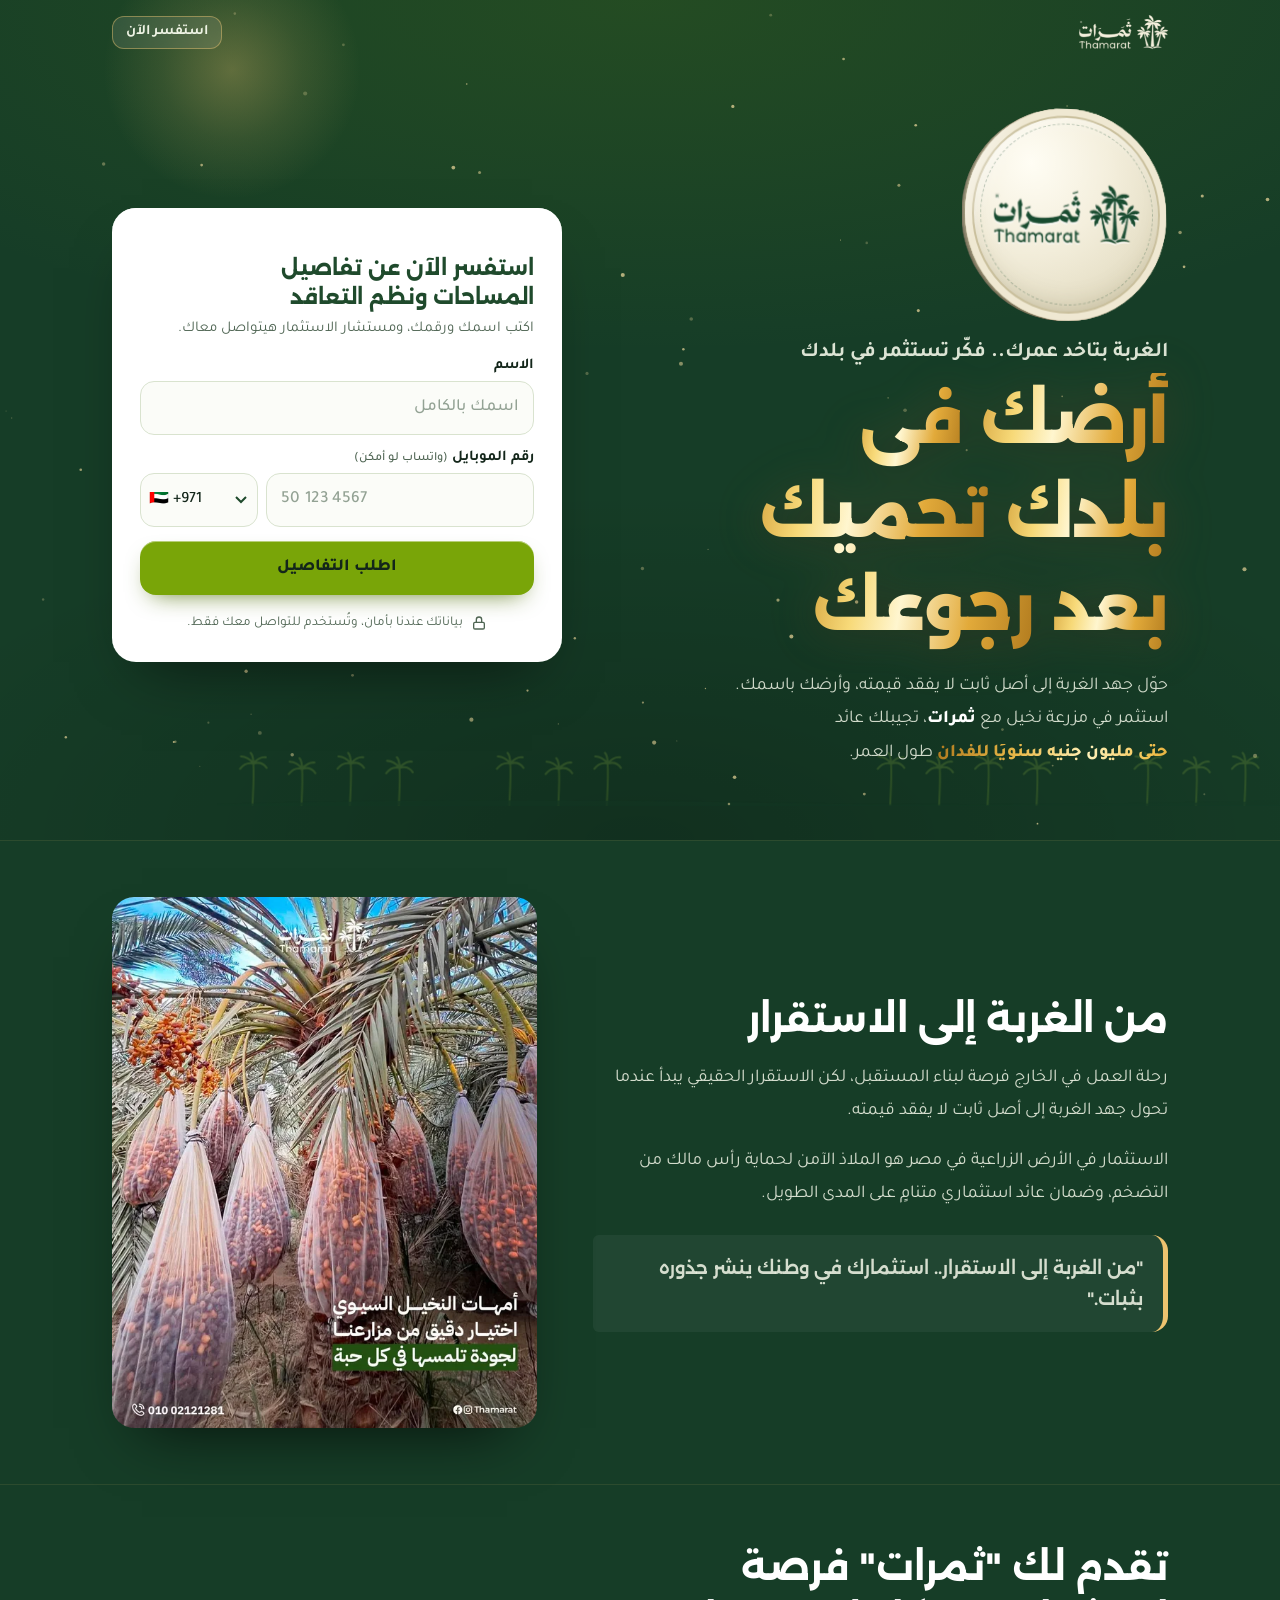
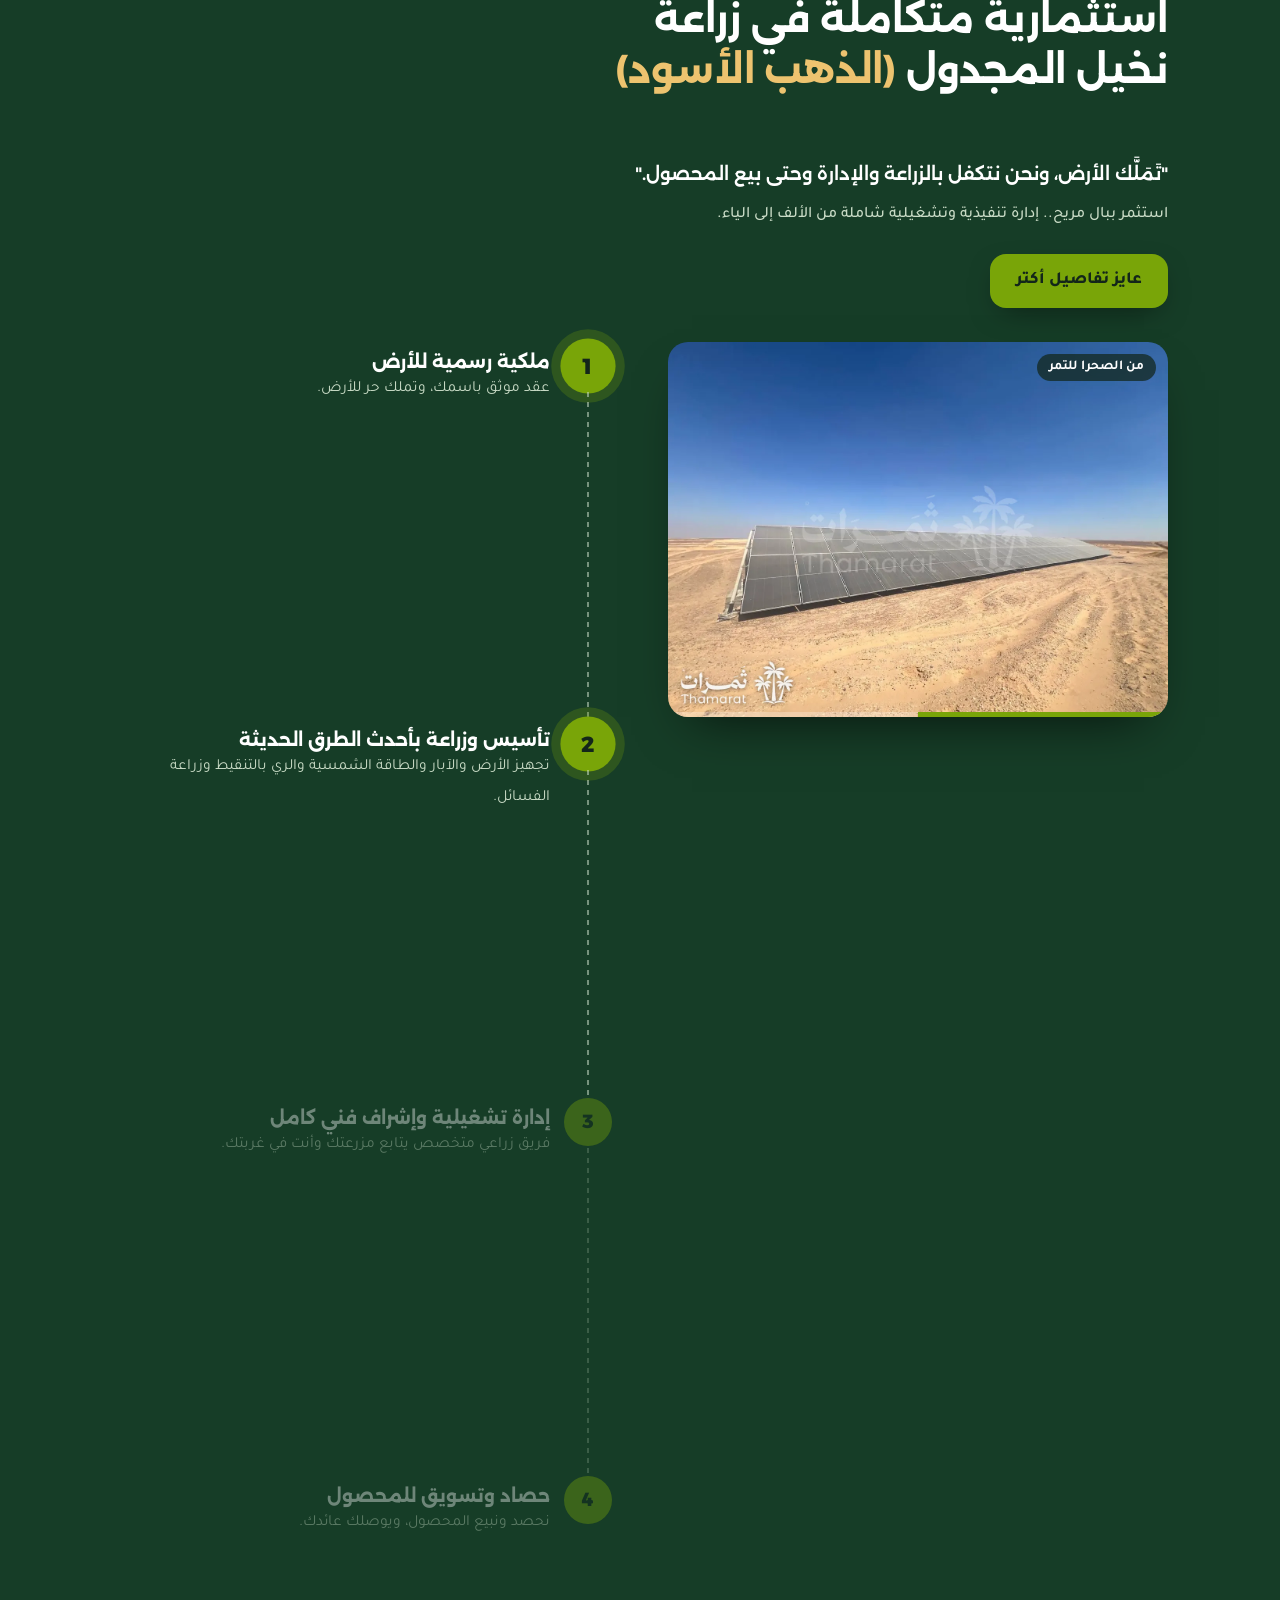
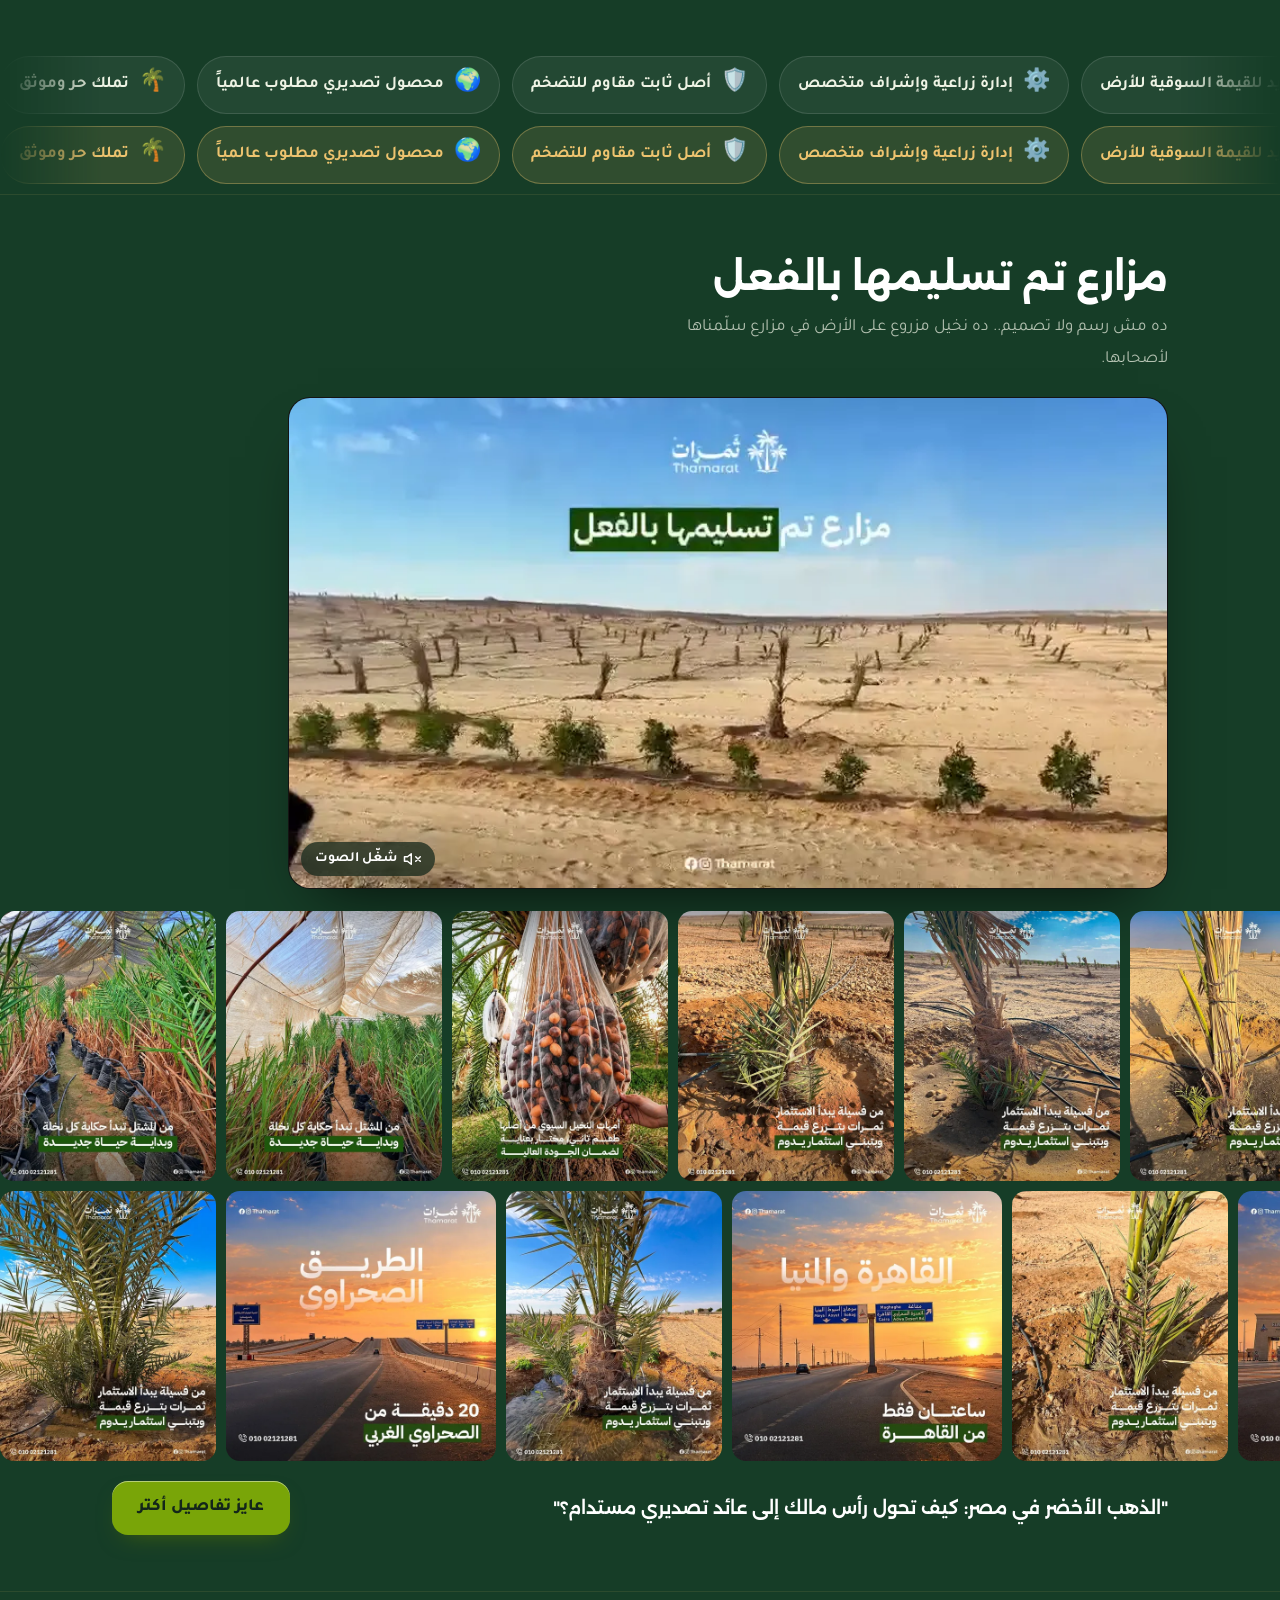
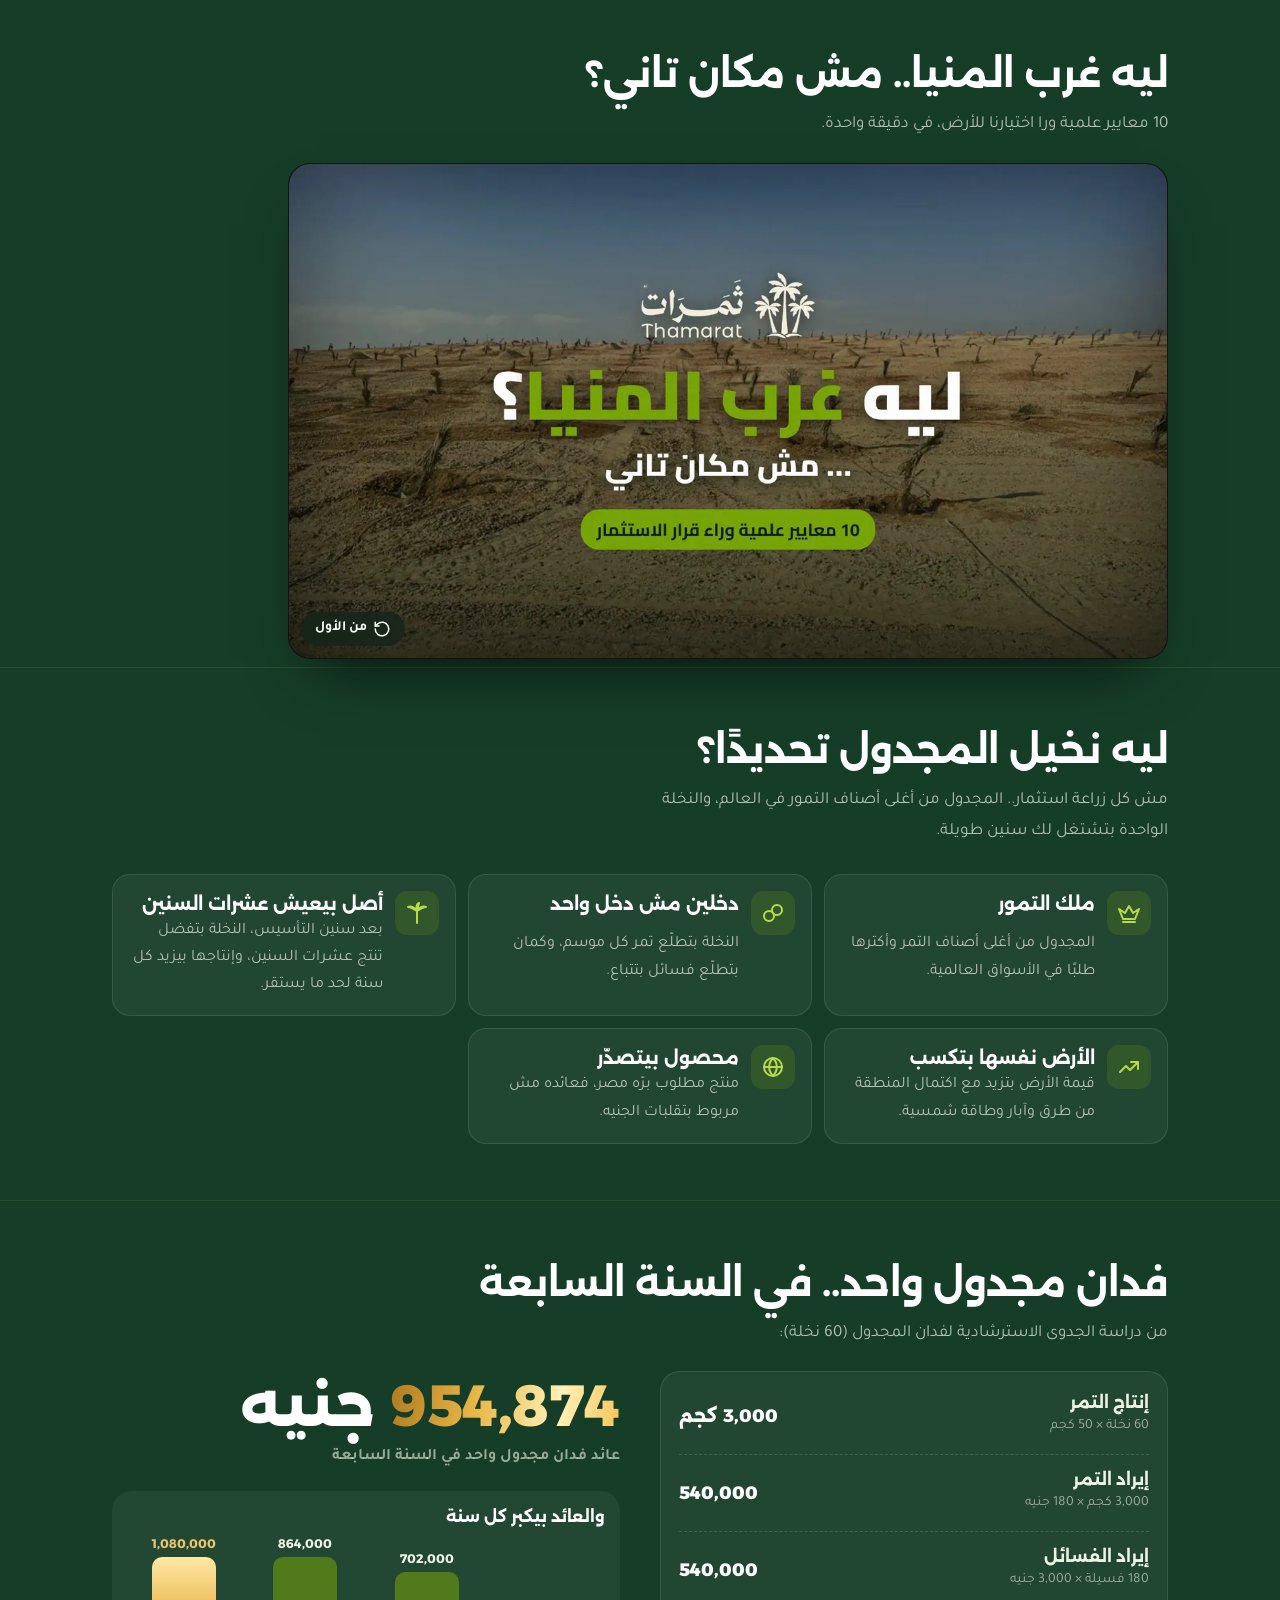
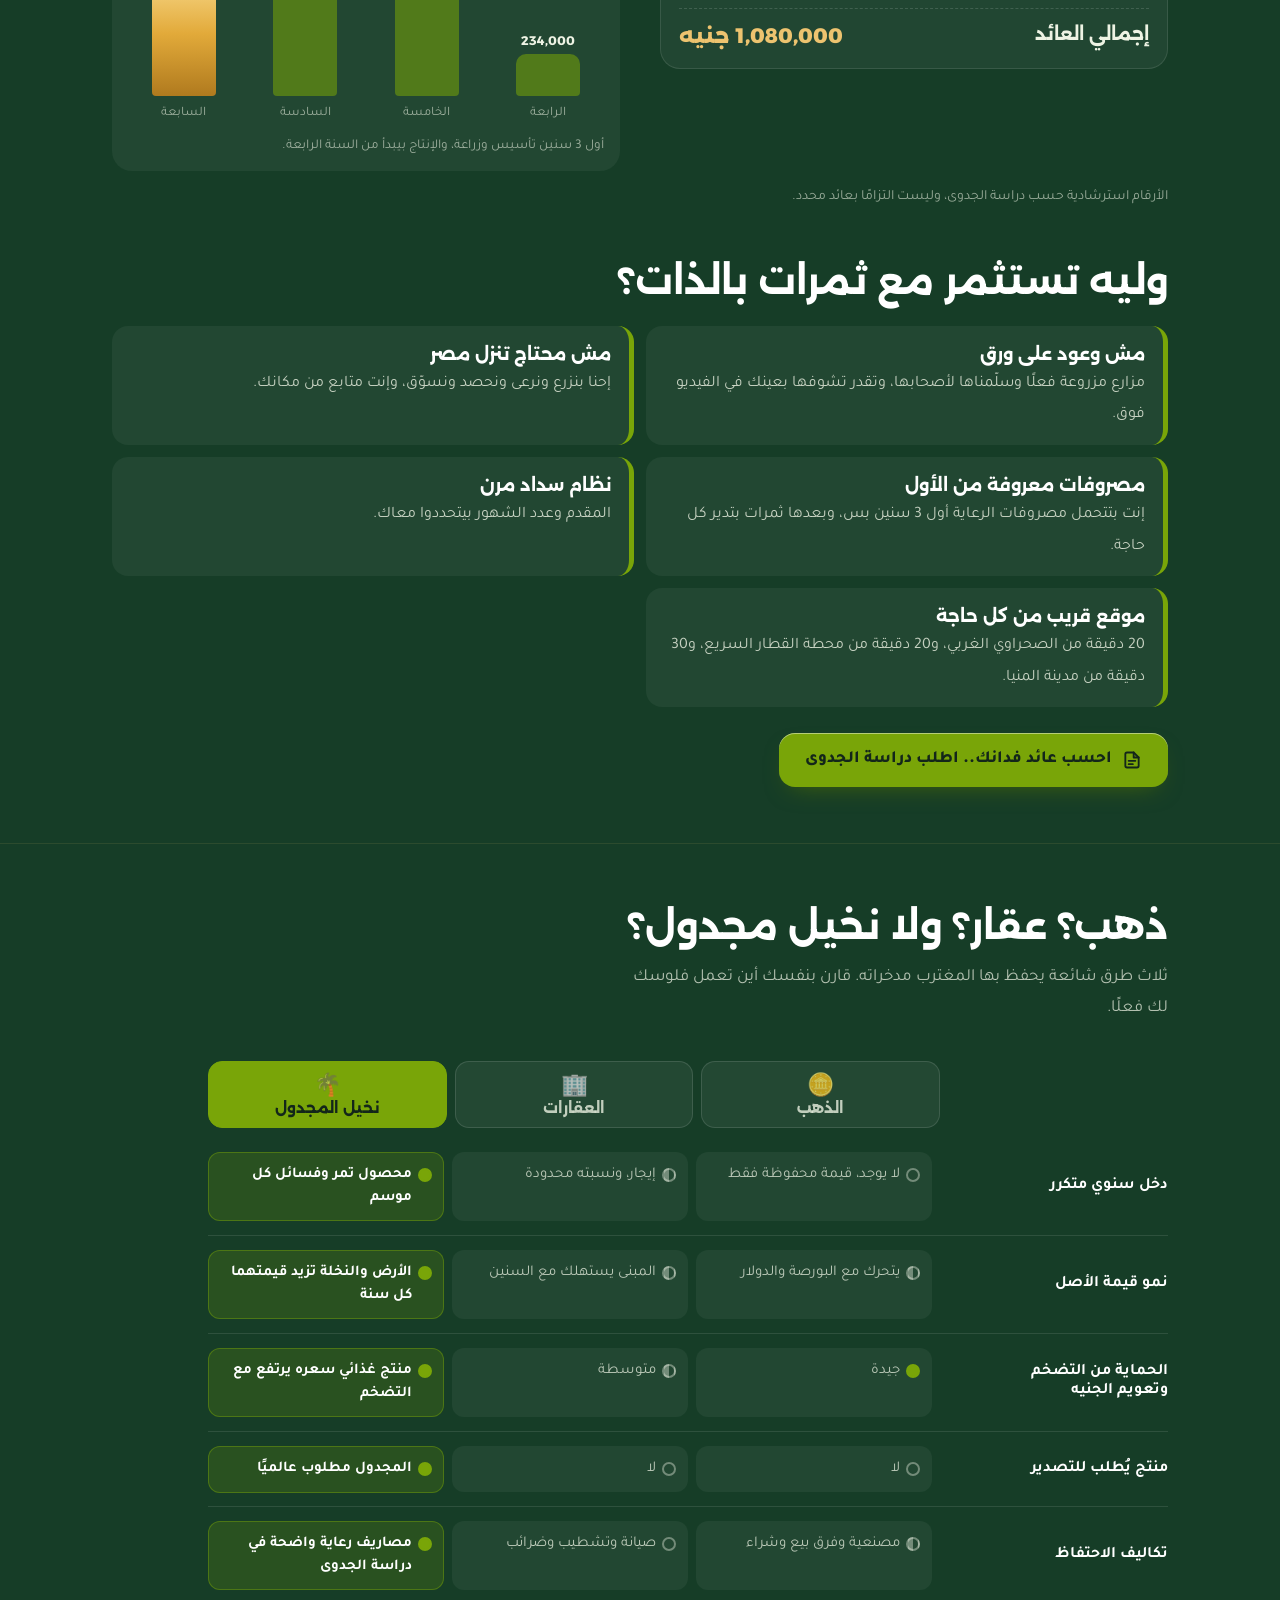
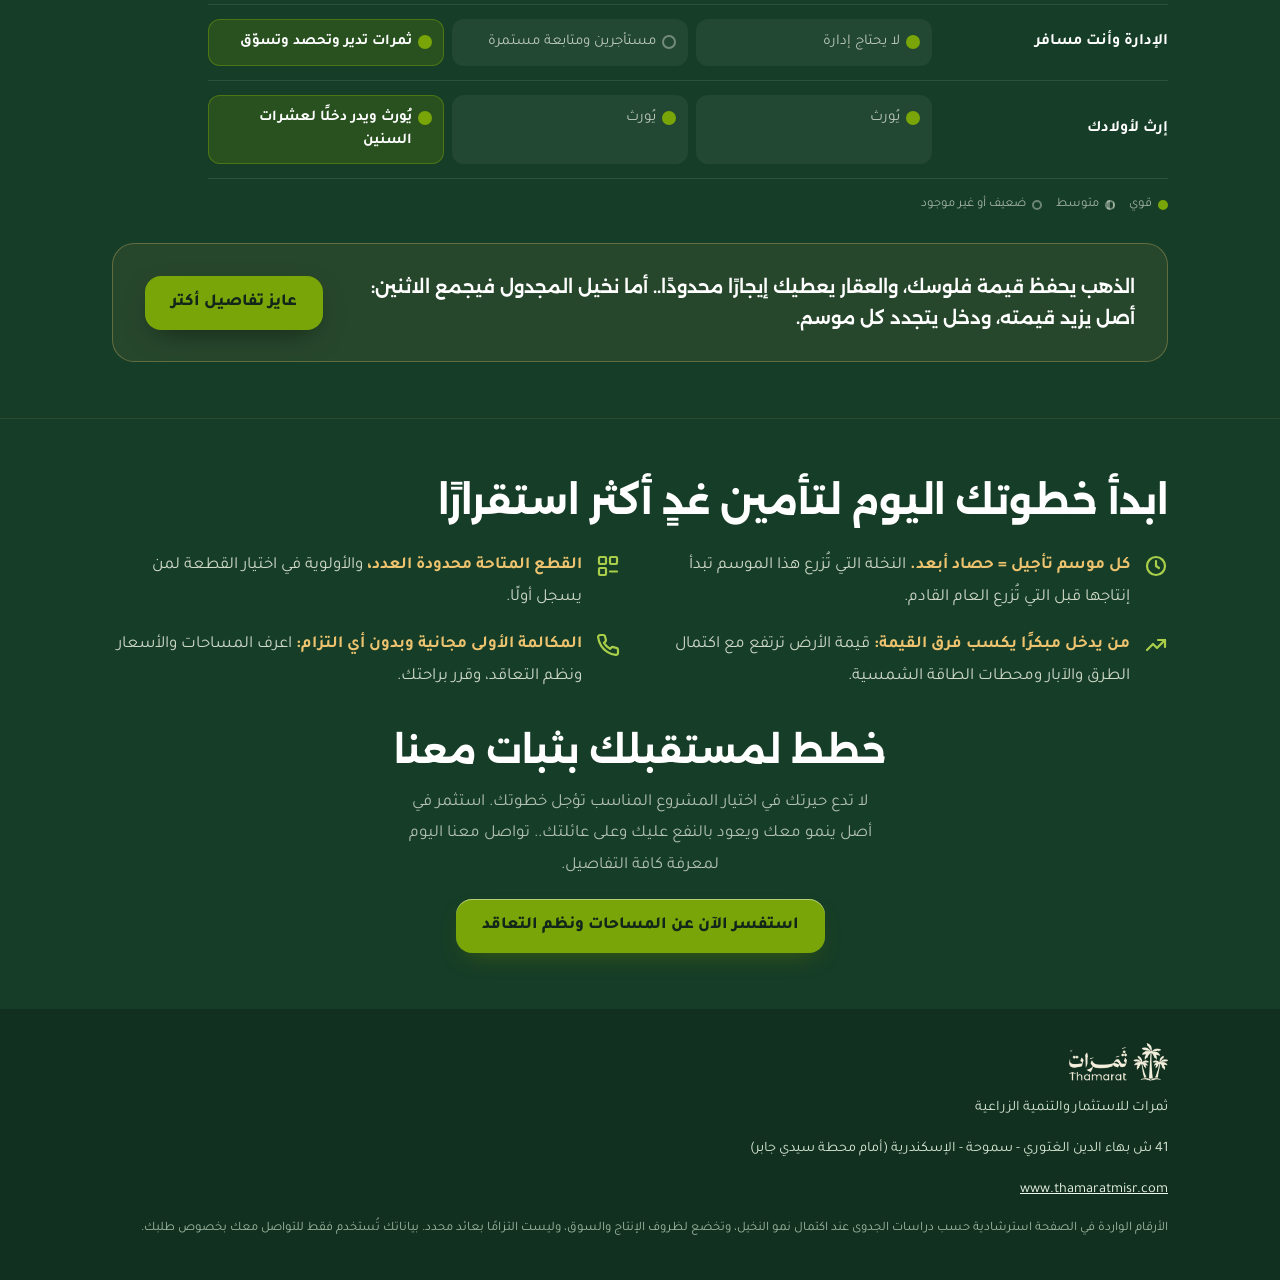
<file: landing/index.html>
<!doctype html>
<html lang="ar" dir="rtl">
<head>
<meta charset="utf-8">
<meta name="viewport" content="width=device-width,initial-scale=1,viewport-fit=cover">
<meta name="theme-color" content="#163D27">
<title>ثمرات · استثمر في نخيل المجدول بأرضك في مصر</title>
<meta name="description" content="الغربة بتاخد عمرك.. فكّر تستثمر في بلدك: ملكية رسمية لأرض نخيل مجدول في مصر، زراعة وإدارة وتسويق كامل من ثمرات. سجّل بياناتك ومستشار الاستثمار يتواصل معك.">
<meta name="robots" content="noindex">
<meta property="og:type" content="website">
<meta property="og:locale" content="ar_EG">
<meta property="og:site_name" content="ثمرات للاستثمار والتنمية الزراعية">
<meta property="og:title" content="أرضك في بلدك تحميك بعد رجوعك">
<meta property="og:description" content="فرصة استثمارية متكاملة في زراعة نخيل المجدول: ملكية رسمية، زراعة، إدارة، وحصاد وتسويق للمحصول.">
<meta property="og:image" content="https://invest.thamaratmisr.com/landing/og.jpg">
<meta name="twitter:card" content="summary_large_image">
<meta name="fb-pixel" content="">
<meta name="visitor-cc" content="">
<link rel="icon" type="image/png" href="/assets/favicon.png">
<link rel="apple-touch-icon" href="/assets/apple-touch-icon.png">
<link rel="preconnect" href="https://fonts.googleapis.com">
<link rel="preconnect" href="https://fonts.gstatic.com" crossorigin>
<link rel="stylesheet" href="https://fonts.googleapis.com/css2?family=Alexandria:wght@500;600;700;800&family=Tajawal:wght@400;500;700;800&display=swap">
<style>
:root{
  --leaf:#79A508;      /* لون ثمرات الأساسي: الأزرار */
  --leaf-hi:#8cbd0c;
  --palm:#1F4A2C;      /* أخضر النخلة الغامق: العناوين والأقسام الداكنة */
  --palm-2:#2a5e39;
  --ink:#13261A;
  --muted:#4f6553;
  --mist:#F4F7EC;      /* أرضية الصفحة */
  --paper:#ffffff;
  --sand:#EDE3CF;      /* رمل الصحراء: أقسام الأرض */
  --sand-2:#e2d3b5;
  --dune:#A8723A;      /* لون التمر/الرمل الغامق: الأرقام والتمييز */
  --line:#d9e3cf;
  --err:#b23b2a;
  --sky-a:#bcdcec;
  --sky-b:#e7f1ec;
  --night:#163D27;     /* خلفية الهيرو */
  --gold:#EDC36F;      /* الدهبي: عنوان الهيرو والتمييز على الأخضر */
  --gold-shine:linear-gradient(100deg,#B07A1E 0%,#E9B949 16%,#FFF1B8 30%,#F2C14E 42%,#C48A22 55%,#F7D978 68%,#FFF6CF 76%,#E2AA3A 88%,#B07A1E 100%);
  --cream:#EEF3E4;     /* الكلام الفاتح على الأخضر الغامق */
  --display:"Alexandria","Tajawal",Tahoma,sans-serif;
  --body:"Tajawal",Tahoma,"Segoe UI",sans-serif;
  color-scheme:light;
}
*{box-sizing:border-box}
[hidden]{display:none!important}
html{scroll-behavior:smooth;-webkit-text-size-adjust:100%}
body{margin:0;background:var(--mist);color:var(--ink);font-family:var(--body);font-size:17px;line-height:1.85;overflow-x:hidden}
img,video{max-width:100%;display:block}
h1,h2,h3{font-family:var(--display);line-height:1.35;margin:0;text-wrap:balance}
p{margin:0}
a{color:inherit}
button{font:inherit;color:inherit}
:focus-visible{outline:3px solid var(--leaf);outline-offset:3px;border-radius:8px}
.wrap{width:100%;max-width:1120px;margin-inline:auto;padding-inline:16px}
@media (min-width:700px){.wrap{padding-inline:32px}}
.ltr{direction:ltr;unicode-bidi:isolate;display:inline-block}

/* ---------- الأزرار ---------- */
.btn{display:inline-flex;align-items:center;justify-content:center;gap:10px;min-height:54px;padding:0 26px;border:0;border-radius:16px;
  background:var(--leaf);color:var(--ink);font:800 17px var(--body);text-decoration:none;cursor:pointer;
  box-shadow:0 1px 0 rgba(255,255,255,.45) inset,0 10px 24px -12px rgba(76,108,5,.9);transition:background .2s,transform .15s}
.btn:hover{background:var(--leaf-hi)}
.btn:active{transform:translateY(1px)}
.btn svg{width:20px;height:20px;flex:none}
.btn.quiet{background:transparent;color:var(--palm);box-shadow:inset 0 0 0 2px var(--palm)}
.btn.quiet:hover{background:rgba(31,74,44,.07)}
.btn.on-dark{box-shadow:0 10px 30px -12px rgba(0,0,0,.6)}
.btn.wide{width:100%}
.btn[disabled]{opacity:.7;cursor:progress}

/* ---------- الشريط العلوي ---------- */
.top{position:absolute;inset-inline:0;top:0;z-index:5;padding-top:env(safe-area-inset-top,0px)}
.top .wrap{display:flex;align-items:center;justify-content:space-between;height:64px}
.top img{height:34px;width:auto}
.top a.ask{font:700 14.5px var(--body);color:var(--cream);text-decoration:none;padding:8px 14px;border-radius:12px;background:rgba(255,255,255,.1);box-shadow:inset 0 0 0 1px rgba(237,195,111,.45);-webkit-backdrop-filter:blur(8px);backdrop-filter:blur(8px)}

/* ---------- الهيرو: سما فوق رمل، وخط نخيل على الأفق ---------- */
.hero{position:relative;isolation:isolate;overflow:hidden;
  background:radial-gradient(120% 70% at 50% 0%,rgba(121,165,8,.14) 0%,transparent 60%),radial-gradient(90% 60% at 50% 100%,rgba(0,0,0,.22) 0%,transparent 70%),var(--night);
  color:var(--cream);
  padding:84px 0 36px}
.hero .horizon{position:absolute;inset-inline:0;top:184px;height:62px;z-index:-1;opacity:.35}
.hero .grid{display:grid;gap:22px;align-items:start}
.hero .intro{text-align:center}
.stage{perspective:1100px;display:grid;place-items:center;height:168px;margin-bottom:10px}
.coin{--rx:0deg;--ry:0deg;position:relative;width:150px;aspect-ratio:1;transform-style:preserve-3d;transform:rotateX(var(--rx)) rotateY(var(--ry));animation:bob 6.5s ease-in-out infinite}
@keyframes bob{50%{translate:0 -10px}}
.coin .layer{position:absolute;inset:0;border-radius:50%;background:linear-gradient(145deg,#cfc6a5,#8f8663)}
.coin .face{position:absolute;inset:0;border-radius:50%;transform:translateZ(13px);display:grid;place-items:center;overflow:hidden;
  background:radial-gradient(circle at 32% 26%,#fffdf4 0,#f4efdd 38%,#e3dcc2 75%,#cfc6a5 100%);
  box-shadow:inset 0 0 0 7px #efe8d2,inset 0 0 0 9px #c9bf9c,inset 0 -14px 30px -10px rgba(80,70,30,.35),inset 0 10px 24px -8px #fff}
.coin .face img{width:72%;filter:drop-shadow(0 2px 0 rgba(255,255,255,.7)) drop-shadow(0 -1px 0 rgba(0,40,20,.25))}
.coin .face::after{content:"";position:absolute;inset:-40%;background:linear-gradient(115deg,transparent 42%,rgba(255,255,255,.6) 50%,transparent 58%);transform:translateX(var(--shine,-60%));pointer-events:none}
.coin .back{position:absolute;inset:0;border-radius:50%;transform:rotateY(180deg) translateZ(0);backface-visibility:hidden;display:grid;place-items:center;background:radial-gradient(circle at 60% 30%,#f4efdd,#d8cfb0 80%);box-shadow:inset 0 0 0 7px #e9e1c8,inset 0 0 0 9px #c2b792}
.coin .back img{width:64%;opacity:.85}
.coin .face{backface-visibility:hidden}
.coin .ring{position:absolute;inset:7%;border-radius:50%;border:1px dashed rgba(22,74,46,.28);transform:translateZ(14px)}
.hero .to{font:700 clamp(17px,4.4vw,21px) var(--body);color:var(--cream);opacity:.92}
.hero h1{font-size:clamp(36px,10vw,66px);font-weight:800;color:var(--gold);margin:8px auto 16px;max-width:14ch;line-height:1.3;letter-spacing:-.01em;filter:drop-shadow(0 3px 18px rgba(0,0,0,.35)) drop-shadow(0 0 22px rgba(237,195,111,.18))}
.hero .lede{color:rgba(238,243,228,.86);font-size:18px;max-width:46ch;margin-inline:auto}
.hero .lede b{color:var(--gold);font-weight:800;white-space:nowrap;background:var(--gold-shine);background-size:220% 100%;-webkit-background-clip:text;background-clip:text;-webkit-text-fill-color:transparent;animation:goldShine 4.5s linear infinite 1.6s}
.hero .lede strong{color:#fff;font-weight:800}

/* ---------- كارت التسجيل ---------- */
.card{position:relative;background:var(--paper);border-radius:24px;padding:22px 18px 20px;
  box-shadow:0 1px 0 rgba(255,255,255,.9) inset,0 30px 60px -30px rgba(0,0,0,.6),0 0 0 1px rgba(31,74,44,.08)}
.card h2{font-size:21px;color:var(--palm);font-weight:700}
.card .sub{color:var(--muted);font-size:15px;margin-top:4px}
.f{display:grid;gap:14px;margin-top:16px}
.fld{display:grid;gap:6px}
.fld label,.fld .lbl{font:700 15px var(--body);color:var(--ink)}
.fld label small,.fld .lbl small{font-weight:500;color:var(--muted)}
.in{width:100%;min-height:54px;border:1.5px solid var(--line);border-radius:14px;background:#fbfcf8;padding:0 14px;font:500 17px var(--body);color:var(--ink);transition:border-color .2s,box-shadow .2s}
.in:focus{outline:none;border-color:var(--leaf);box-shadow:0 0 0 4px rgba(121,165,8,.18);background:#fff}
.in::placeholder{color:#93a294}
.phone{display:flex;gap:8px;direction:ltr}
.phone .cc{flex:0 0 auto;width:118px;padding:0 8px;appearance:none;-webkit-appearance:none;cursor:pointer;
  background:#fbfcf8 url("data:image/svg+xml,%3Csvg xmlns='http://www.w3.org/2000/svg' width='12' height='8' viewBox='0 0 12 8'%3E%3Cpath d='M1 1l5 5 5-5' fill='none' stroke='%231F4A2C' stroke-width='2'/%3E%3C/svg%3E") no-repeat right 10px center;padding-right:28px;font-size:16px}
.phone .num{flex:1;min-width:0;text-align:left;letter-spacing:.02em}
.phone .code{width:84px;flex:0 0 auto;text-align:center}
.chips{display:flex;flex-wrap:wrap;gap:8px}
.chip{border:1.5px solid var(--line);background:#fbfcf8;border-radius:99px;padding:7px 13px;font:600 14px var(--body);cursor:pointer;color:var(--palm)}
.chip[aria-pressed="true"]{background:var(--palm);border-color:var(--palm);color:#fff}
.err{color:var(--err);font-size:14px;font-weight:600;min-height:0}
.err:empty{display:none}
.hp{position:absolute!important;left:-9999px!important;width:1px;height:1px;overflow:hidden}
.trust{display:flex;gap:8px;align-items:center;justify-content:center;color:var(--muted);font-size:13.5px;margin-top:2px}
.trust svg{width:16px;height:16px;flex:none}
.done{text-align:center;padding:10px 4px 4px}
.done .tick{width:66px;height:66px;margin:4px auto 12px;border-radius:50%;background:var(--leaf);display:grid;place-items:center;animation:pop .45s cubic-bezier(.2,1.6,.4,1)}
.done .tick svg{width:34px;height:34px}
@keyframes pop{from{transform:scale(.4);opacity:0}}
.done h3{font-size:22px;color:var(--palm)}
.done p{color:var(--muted);margin-top:6px}
.done .again{margin-top:14px;background:none;border:0;color:var(--muted);text-decoration:underline;font-size:14px;cursor:pointer}

@media (min-width:900px){
  .hero{padding:100px 0 70px}
  .hero .grid{grid-template-columns:1.1fr .9fr;gap:56px;align-items:center}
  .hero .intro{text-align:right}
  .hero h1,.hero .lede{margin-inline:0}
  .stage{justify-content:start;height:230px}
  .coin{width:210px}
  .hero .horizon{top:auto;bottom:4%}
  .card{padding:30px 28px 26px}
}

/* ---------- أقسام عامة ---------- */
section{padding:56px 0}
.h2{font-size:clamp(25px,5.6vw,38px);font-weight:700;color:var(--palm)}
.lead-in{color:var(--muted);margin-top:10px;max-width:60ch}

/* القصة */
.story .grid{display:grid;gap:26px}
.story p{font-size:18px;max-width:58ch}
.story p+p{margin-top:16px}
.story figure{margin:0;position:relative;border-radius:22px;overflow:hidden;box-shadow:0 30px 60px -40px rgba(60,45,20,.7)}
.story figure img{display:block;width:100%;height:auto;aspect-ratio:4/5;object-fit:cover}
.pull{margin-top:24px;padding:18px 20px;border-inline-start:5px solid var(--leaf);background:#fff;border-radius:6px 16px 16px 6px;font:600 19px/1.7 var(--display);color:var(--palm)}
@media (min-width:900px){.story .grid{grid-template-columns:1.15fr .85fr;gap:56px;align-items:center}}

/* الفرصة المتكاملة: رحلة من 4 مراحل */
.offer{background:var(--palm);color:#eef5e6}
.offer .h2{color:#fff}
.offer .lead-in{color:#c9dbc6}
.offer .gold{color:#e9c27f}
.path{list-style:none;padding:0;margin:30px 0 0;display:grid;gap:0;counter-reset:s}
.path li{position:relative;display:grid;grid-template-columns:48px 1fr;gap:14px;padding-bottom:22px}
.path li::before{counter-increment:s;content:counter(s);width:48px;height:48px;border-radius:50%;display:grid;place-items:center;background:var(--leaf);color:var(--ink);font:800 19px var(--display)}
.path li:not(:last-child)::after{content:"";position:absolute;top:50px;bottom:2px;right:23px;width:2px;background:repeating-linear-gradient(to bottom,rgba(201,219,198,.55) 0 5px,transparent 5px 10px)}
.path b{display:block;font:700 18px var(--display);color:#fff;padding-top:9px}
.path span{color:#c9dbc6;font-size:15.5px}
.offer .promise{margin-top:8px;display:grid;gap:12px}
.offer .promise p{font:600 18px/1.7 var(--display);color:#fff}
.offer .promise p.soft{font:500 16px/1.8 var(--body);color:#c9dbc6}
@media (min-width:900px){
  .offer .cols{display:grid;grid-template-columns:1fr 1fr;gap:56px;align-items:start}
  .path{margin-top:0}
}

/* الشارات */
.badges{padding:40px 0 8px}
.badges ul{list-style:none;margin:0;padding:0;display:grid;grid-template-columns:1fr 1fr;gap:10px}
.badges li{display:flex;align-items:center;gap:10px;background:#fff;border:1px solid var(--line);border-radius:16px;padding:12px;font:700 15px/1.45 var(--body);color:var(--palm)}
.badges li i{font-style:normal;font-size:22px;flex:none}
@media (min-width:900px){.badges ul{grid-template-columns:repeat(3,1fr)}.badges li{padding:16px 18px;font-size:16.5px}}

/* الفيديو */
.field .frame{position:relative;margin-top:22px;max-width:880px;border-radius:22px;overflow:hidden;background:#000;box-shadow:0 30px 60px -40px rgba(31,74,44,.8)}
.field video{width:100%;aspect-ratio:832/464;object-fit:cover;background:#000}
.field .sound{position:absolute;bottom:12px;left:12px;display:flex;align-items:center;gap:6px;border:0;border-radius:99px;padding:8px 14px;background:rgba(19,38,26,.72);color:#fff;font:600 14px var(--body);cursor:pointer;-webkit-backdrop-filter:blur(6px);backdrop-filter:blur(6px)}
.field .sound svg{width:18px;height:18px}
.field .after{display:flex;flex-direction:column;gap:14px;margin-top:20px}
.field .after p{font:600 18px/1.7 var(--display);color:var(--palm)}
@media (min-width:700px){.field .after{flex-direction:row;align-items:center;justify-content:space-between}}

/* فيديو ليه غرب المنيا */
.minya{padding:56px 0 8px}
.minya .frame{position:relative;margin-top:22px;max-width:880px;border-radius:22px;overflow:hidden;background:#000;box-shadow:0 30px 60px -40px rgba(31,74,44,.8)}
.minya video{display:block;width:100%;aspect-ratio:16/9;object-fit:cover;background:#000;cursor:pointer}
.minya .replay{position:absolute;bottom:12px;left:12px;display:flex;align-items:center;gap:6px;border:0;border-radius:99px;padding:8px 14px;background:rgba(19,38,26,.72);color:#fff;font:600 14px var(--body);cursor:pointer;-webkit-backdrop-filter:blur(6px);backdrop-filter:blur(6px)}
.minya .replay svg{width:18px;height:18px}

/* ليه المجدول */
.wcards{list-style:none;padding:0;margin:26px 0 0;display:grid;gap:12px}
.wcards li{display:grid;grid-template-columns:44px 1fr;column-gap:12px;align-items:start;background:#fff;border:1px solid var(--line);border-radius:18px;padding:16px}
.wcards svg{grid-row:span 2;width:44px;height:44px;padding:10px;border-radius:12px;background:#eaf3d5;color:var(--palm)}
.wcards b{font:700 18px/1.5 var(--display);color:var(--palm)}
.wcards span{color:var(--muted);font-size:16px;line-height:1.7}
@media (min-width:700px){.wcards{grid-template-columns:1fr 1fr}}
@media (min-width:1000px){.wcards{grid-template-columns:repeat(3,1fr)}}

/* العائد بالأرقام */
.money{background:var(--sand)}
.money .mgrid{display:grid;gap:22px;margin-top:22px}
.money .calc{background:#fff;border-radius:20px;padding:6px 18px;box-shadow:0 20px 40px -32px rgba(60,45,20,.6)}
.money .calc .r{display:grid;grid-template-columns:1fr auto;gap:2px 12px;padding:14px 0;border-bottom:1px dashed #e2d3b5;align-items:center}
.money .calc .r:last-child{border-bottom:0}
.money .calc .r>span:first-child{font:700 16.5px var(--display);color:var(--palm)}
.money .calc .how{grid-row:2;font-size:14px;color:#6b5b45}
.money .calc b{grid-row:span 2;font:800 18px var(--display);color:var(--ink)}
.money .calc .tot>span:first-child{font-size:18px}
.money .calc .tot b{color:var(--dune);font-size:21px}
.money .big{font:800 clamp(34px,9vw,58px)/1.2 var(--display);color:var(--palm)}
.money .big small{display:block;font:600 16px/1.6 var(--body);color:#6b5b45;margin-top:4px}
.money .note{font-size:14px;color:#6b5b45;margin-top:14px}
.money .grow{margin-top:20px;background:rgba(255,255,255,.62);border-radius:20px;padding:16px 16px 12px}
.money .gt{font:700 16px var(--display);color:var(--palm)}
.money .bars{display:grid;grid-template-columns:repeat(4,1fr);gap:10px;align-items:end;height:190px;margin-top:10px}
.money .bars div{display:flex;flex-direction:column;justify-content:flex-end;align-items:center;height:100%;gap:6px}
.money .bars i{display:block;width:100%;max-width:64px;height:var(--h);border-radius:10px 10px 4px 4px;background:var(--leaf);opacity:.55;transform-origin:bottom;transition:transform 1s cubic-bezier(.2,.8,.2,1)}
.money .bars .peak i{opacity:1;background:linear-gradient(180deg,#e9b86a,var(--dune))}
.money .bars b{font:700 12.5px var(--display);color:var(--palm)}
.money .bars span{font-size:13px;color:#6b5b45}
.money .rv.pre .bars i{transform:scaleY(0)}
.money .gn{font-size:13.5px;color:#6b5b45;margin-top:8px}
.money .us{list-style:none;padding:0;margin:20px 0 26px;display:grid;gap:12px}
.money .us li{background:rgba(255,255,255,.62);border-radius:16px;padding:14px 18px;border-inline-start:5px solid var(--leaf)}
.money .us b{display:block;font:700 17.5px/1.6 var(--display);color:var(--palm)}
.money .us span{font-size:16px;color:var(--ink)}
@media (min-width:900px){
  .money .mgrid{grid-template-columns:1fr 1fr;gap:40px;align-items:start}
  .money .us{grid-template-columns:1fr 1fr}
}

/* المقارنة */
.cmp .head{display:grid;grid-template-columns:repeat(3,1fr);gap:8px;margin-top:26px;position:sticky;top:0;z-index:2;background:var(--mist);padding:10px 0}
.cmp .head div{text-align:center;font:700 15px var(--display);padding:10px 4px;border-radius:14px;background:#fff;border:1px solid var(--line);color:var(--muted)}
.cmp .head div.win{background:var(--palm);color:#fff;border-color:var(--palm)}
.cmp .head span{display:block;font-size:22px;line-height:1.2}
.cmp .row{padding:14px 0;border-bottom:1px solid var(--line)}
.cmp .row h3{font:700 16px var(--body);color:var(--ink);margin-bottom:8px}
.cmp .cells{display:grid;grid-template-columns:repeat(3,1fr);gap:8px}
.cmp .c{font-size:13.5px;line-height:1.5;padding:10px 8px;border-radius:12px;background:#fff;color:var(--muted);display:flex;gap:6px;align-items:flex-start}
.cmp .c::before{content:"";flex:none;width:10px;height:10px;border-radius:50%;margin-top:4px;border:2px solid #b9c4b5}
.cmp .c.mid::before{background:linear-gradient(90deg,#b9c4b5 50%,transparent 50%)}
.cmp .c.good::before{background:var(--leaf);border-color:var(--leaf)}
.cmp .c.win{background:#eaf3d5;color:var(--palm);font-weight:700}
.cmp .legend{display:flex;flex-wrap:wrap;gap:14px;margin-top:14px;font-size:13px;color:var(--muted)}
.cmp .legend span{display:inline-flex;align-items:center;gap:6px}
.cmp .legend i{width:10px;height:10px;border-radius:50%;border:2px solid #b9c4b5}
.cmp .legend i.g{background:var(--leaf);border-color:var(--leaf)}
.cmp .legend i.m{background:linear-gradient(90deg,#b9c4b5 50%,transparent 50%)}
.cmp .verdict{margin-top:26px;background:var(--palm);color:#fff;border-radius:22px;padding:22px 20px;display:grid;gap:14px}
.cmp .verdict p{font:600 18px/1.7 var(--display)}
@media (min-width:900px){
  .cmp .table{display:grid;grid-template-columns:1fr;max-width:960px}
  .cmp .row{display:grid;grid-template-columns:220px 1fr;gap:16px;align-items:center}
  .cmp .row h3{margin:0}
  .cmp .head{grid-template-columns:220px repeat(3,1fr)}
  .cmp .head::before{content:""}
  .cmp .c{font-size:15px;padding:12px}
  .cmp .verdict{grid-template-columns:1fr auto;align-items:center;padding:28px 32px}
}

/* الاستعجال */
.now{background:linear-gradient(180deg,var(--mist),#e3edd2)}
.now ul{list-style:none;padding:0;margin:24px 0 0;display:grid;gap:12px}
.now li{display:grid;grid-template-columns:28px 1fr;gap:10px;font-size:17px}
.now li svg{width:24px;height:24px;margin-top:4px;color:var(--leaf)}
.now li b{color:var(--palm)}
.final{margin-top:34px;text-align:center;display:grid;gap:12px;justify-items:center}
.final h2{font-size:clamp(24px,6vw,36px);color:var(--palm)}
.final p{color:var(--muted);max-width:52ch}
.final .btn{margin-top:6px;min-width:min(100%,340px)}
@media (min-width:900px){.now ul{grid-template-columns:1fr 1fr;gap:16px 40px}}

/* الفوتر */
footer{background:#173a24;color:#d7e6d3;padding:34px 0 calc(110px + env(safe-area-inset-bottom,0px));font-size:14.5px}
footer .wrap{display:grid;gap:14px}
footer img{height:38px;width:auto}
footer a{color:#eef6ea}
footer .fine{color:#9fb8a2;font-size:13px;line-height:1.7}
@media (min-width:900px){footer{padding-bottom:40px}}

/* ---------- الشريط الثابت تحت (موبايل) ---------- */
.dock{position:fixed;inset-inline:0;bottom:0;z-index:40;padding:10px 12px calc(10px + env(safe-area-inset-bottom,0px));
  background:rgba(244,247,236,.92);-webkit-backdrop-filter:blur(12px);backdrop-filter:blur(12px);border-top:1px solid var(--line);
  transform:translateY(110%);transition:transform .35s ease}
.dock.show{transform:none}
.dock .btn{width:100%}
@media (min-width:900px){.dock{display:none}}

/* ---------- نافذة التسجيل (Bottom sheet) ---------- */
dialog.sheet{border:0;padding:0;margin:0;width:100%;max-width:100%;max-height:92svh;inset:auto 0 0 0;border-radius:26px 26px 0 0;background:var(--paper);color:var(--ink);overflow:auto;
  padding-bottom:env(safe-area-inset-bottom,0px)}
dialog.sheet[open]{animation:up .32s cubic-bezier(.2,.9,.3,1)}
@keyframes up{from{transform:translateY(100%)}}
dialog.sheet::backdrop{background:rgba(19,38,26,.5);-webkit-backdrop-filter:blur(2px);backdrop-filter:blur(2px)}
dialog.sheet .card{box-shadow:none;border-radius:0;background:transparent}
dialog.sheet .grab{width:44px;height:5px;border-radius:9px;background:#d4dccc;margin:10px auto 0}
dialog.sheet .x{position:absolute;top:12px;left:12px;width:40px;height:40px;border-radius:12px;border:0;background:#eef2e7;cursor:pointer;display:grid;place-items:center;z-index:2}
dialog.sheet .x svg{width:18px;height:18px}
.wish{display:inline-flex;align-items:center;gap:6px;background:#eaf3d5;color:var(--palm);border-radius:99px;padding:4px 12px;font:700 13.5px var(--body);margin-bottom:8px}
@media (min-width:700px){dialog.sheet{max-width:480px;inset:0;margin:auto;border-radius:26px;max-height:90svh}dialog.sheet .grab{display:none}}

/* إشعار صغير */
.toast{position:fixed;z-index:60;inset-inline:12px;bottom:calc(84px + env(safe-area-inset-bottom,0px));margin:auto;max-width:460px;background:var(--palm);color:#fff;border-radius:18px;padding:14px 16px;
  display:grid;grid-template-columns:34px 1fr;gap:12px;align-items:center;font-size:15.5px;line-height:1.6;box-shadow:0 20px 40px -20px rgba(0,0,0,.6);
  opacity:0;transform:translateY(16px);pointer-events:none;transition:opacity .3s,transform .3s}
.toast.on{opacity:1;transform:none}
.toast i{width:34px;height:34px;border-radius:50%;background:var(--leaf);display:grid;place-items:center}
.toast i svg{width:18px;height:18px}
@media (min-width:900px){.toast{bottom:24px}}

/* حركة واحدة بس: دخول الهيرو */
@media (prefers-reduced-motion:no-preference){
  .hero .intro>*,.hero .card{animation:rise .7s cubic-bezier(.2,.8,.2,1) both}
  .hero .intro>*:nth-child(2){animation-delay:.08s}
  .hero .intro>*:nth-child(3){animation-delay:.16s}
  .hero .intro>*:nth-child(4){animation-delay:.24s}
  .hero .card{animation-delay:.32s}
}
@keyframes rise{from{opacity:0;transform:translateY(14px)}}
@media (prefers-reduced-motion:reduce){.coin{animation:none}dialog.sheet[open]{animation:none}*{scroll-behavior:auto}}

/* =================== الحركة =================== */
/* السما: شمس وسحاب بيتحرك ونقط نور */
.sky{position:absolute;inset:0;z-index:-2;overflow:hidden;pointer-events:none}
.sky .sun{position:absolute;top:-60px;left:8%;width:260px;height:260px;border-radius:50%;background:radial-gradient(circle,rgba(237,195,111,.32) 0,rgba(237,195,111,.12) 38%,transparent 70%);animation:glow 6s ease-in-out infinite alternate}
@keyframes glow{to{transform:scale(1.15);opacity:.8}}
.sky .cloud{position:absolute;height:34px;border-radius:40px;background:rgba(255,255,255,.75);filter:blur(1px);box-shadow:30px -14px 0 6px rgba(255,255,255,.7),70px 0 0 2px rgba(255,255,255,.7)}
.sky .c1{top:90px;width:120px;animation:drift 48s linear infinite}
.sky .c2{top:150px;width:90px;opacity:.7;animation:drift 66s linear infinite -20s}
.sky .c3{top:60px;width:150px;opacity:.55;animation:drift 80s linear infinite -50s}
@keyframes drift{from{transform:translateX(-30vw)}to{transform:translateX(130vw)}}
#motes{position:absolute;inset:0;width:100%;height:100%}
.hero .sky .cloud{display:none}
.horizon use{transform-box:fill-box;transform-origin:50% 100%;animation:sway 4.6s ease-in-out infinite alternate}
.horizon use:nth-child(3n){animation-duration:5.4s;animation-delay:-1.2s}
.horizon use:nth-child(3n+1){animation-duration:3.9s;animation-delay:-2.1s}
@keyframes sway{from{transform:rotate(-2.5deg)}to{transform:rotate(2.5deg)}}

/* العنوان كلمة كلمة */
.hero h1 .w{display:inline-block;padding-block:.06em;background:var(--gold-shine);background-size:260% 100%;background-position:100% 0;-webkit-background-clip:text;background-clip:text;-webkit-text-fill-color:transparent;
  animation:wordIn .7s cubic-bezier(.2,.9,.25,1.15) both,goldShine 4s linear infinite;animation-delay:calc(.25s + var(--i)*.07s),calc(1.2s + var(--i)*.14s)}
@keyframes goldShine{from{background-position:100% 0}to{background-position:-160% 0}}
@keyframes wordIn{from{opacity:0;transform:translateY(.55em) rotate(4deg);filter:blur(4px)}}
.hero .intro>h1{animation:none}

/* لمعة على الأزرار */
.btn:not(.quiet){position:relative;overflow:hidden;isolation:isolate}
.btn:not(.quiet)::after{content:"";position:absolute;inset:-20% auto -20% -60%;width:40%;z-index:-1;background:linear-gradient(100deg,transparent,rgba(255,255,255,.55),transparent);transform:skewX(-20deg);animation:shine 4.5s ease-in-out infinite}
@keyframes shine{0%,55%{left:-60%}85%,100%{left:130%}}
.dock .btn{animation:breathe 2.4s ease-in-out infinite}
@keyframes breathe{50%{box-shadow:0 0 0 8px rgba(121,165,8,.18),0 10px 24px -12px rgba(76,108,5,.9)}}

/* ظهور العناصر مع النزول */
.rv{transition:opacity .75s cubic-bezier(.2,.8,.2,1),transform .75s cubic-bezier(.2,.8,.2,1)}
.rv.pre{opacity:0;transform:translateY(26px)}
.stag>*{transition:opacity .7s cubic-bezier(.2,.8,.2,1),transform .7s cubic-bezier(.2,.8,.2,1)}
.stag.pre>*{opacity:0;transform:translateY(24px) scale(.97)}
.stag>*:nth-child(2){transition-delay:.12s}.stag>*:nth-child(3){transition-delay:.24s}
.kb{overflow:hidden}
.kb img{animation:kb 16s ease-in-out infinite alternate;transform-origin:60% 40%}
@keyframes kb{from{transform:scale(1)}to{transform:scale(1.12) translate(-2%,1%)}}

/* رحلة الاستثمار: صورة بتتغير مع كل مرحلة */
.offer .cols{display:block;max-width:760px}
.journey{display:grid;gap:22px;margin-top:34px}
.jframe{position:sticky;top:calc(10px + env(safe-area-inset-top,0px));z-index:3;aspect-ratio:16/10;max-height:44svh;width:100%;border-radius:20px;overflow:hidden;background:#173a24;box-shadow:0 24px 50px -24px rgba(0,0,0,.7)}
.jframe img{position:absolute;inset:0;width:100%;height:100%;object-fit:cover;opacity:0;transform:scale(1.12);transition:opacity .9s ease,transform 7s ease-out}
.jframe img.on{opacity:1;transform:scale(1)}
.jtag{position:absolute;top:12px;right:12px;background:rgba(19,38,26,.72);color:#fff;font:700 13.5px var(--body);padding:5px 12px;border-radius:99px;-webkit-backdrop-filter:blur(6px);backdrop-filter:blur(6px)}
.jbar{position:absolute;inset:auto 0 0 0;height:5px;background:rgba(255,255,255,.25)}
.jbar i{display:block;height:100%;width:var(--p,25%);background:var(--leaf);margin-inline-start:0;transition:width .6s ease}
.journey .path{margin:0}
.journey .path li{min-height:30svh;opacity:.38;transition:opacity .5s}
.journey .path li:last-child{min-height:0}
.journey .path li.on{opacity:1}
.journey .path li::before{transition:transform .5s cubic-bezier(.2,1.6,.4,1),box-shadow .5s}
.journey .path li.on::before{transform:scale(1.15);box-shadow:0 0 0 8px rgba(121,165,8,.25)}
@media (min-width:900px){
  .journey{grid-template-columns:1fr 1fr;gap:56px;align-items:start}
  .jframe{top:90px;aspect-ratio:4/3;max-height:none}
  .journey .path li{min-height:42vh}
}

/* الشارات: شريط ماشي */
.sr{position:absolute!important;width:1px;height:1px;overflow:hidden;clip:rect(0 0 0 0)}
.badges{padding:40px 0 10px;overflow:hidden;display:grid;gap:12px;direction:ltr}
.badges .marquee{overflow:hidden;-webkit-mask:linear-gradient(90deg,transparent,#000 8%,#000 92%,transparent);mask:linear-gradient(90deg,transparent,#000 8%,#000 92%,transparent)}
.badges .marquee ul{display:flex;width:max-content;gap:12px;animation:slide 38s linear infinite}
.badges .marquee.rev ul{animation-direction:reverse;animation-duration:46s}
.badges .marquee li{direction:rtl;white-space:nowrap;padding:12px 18px;border-radius:99px}
.badges .marquee.rev li{background:var(--palm);color:#fff;border-color:var(--palm)}
@keyframes slide{to{transform:translateX(-50%)}}


/* شريط الصور */
.reel{margin-top:22px;display:grid;gap:10px;overflow:hidden;direction:ltr}
.reel .track{display:flex;gap:10px;width:max-content;animation:slide 70s linear infinite}
.reel .track.rev{animation-direction:reverse;animation-duration:84s}
.reel img{height:clamp(170px,44vw,270px);width:auto;border-radius:14px;flex:none}
.reel:hover .track{animation-play-state:paused}

/* الرقم */
.money .count{background:linear-gradient(100deg,var(--dune) 30%,#e9b86a 50%,var(--dune) 70%);background-size:250% 100%;-webkit-background-clip:text;background-clip:text;color:transparent;animation:gold 3.5s linear infinite}
@keyframes gold{from{background-position:100% 0}to{background-position:-150% 0}}

/* المقارنة: عمود النخيل بينوّر */
.cmp .row.shown .c.win{animation:winIn .9s cubic-bezier(.2,1.4,.4,1) both .25s}
@keyframes winIn{from{transform:scale(.9);box-shadow:0 0 0 0 rgba(121,165,8,.6)}60%{box-shadow:0 0 0 10px rgba(121,165,8,0)}}
.now li.shown svg{animation:pop .6s cubic-bezier(.2,1.6,.4,1)}

@media (prefers-reduced-motion:reduce){
  .sky .cloud,.sky .sun,.horizon use,.btn::after,.dock .btn,.kb img,.badges .marquee ul,.reel .track,.money .count,.hero h1 .w,.hero .lede b{animation:none!important}
  .rv.pre,.stag.pre>*{opacity:1;transform:none}
  .badges .marquee ul,.reel .track{flex-wrap:wrap;width:auto}
}

/* =================== الصفحة كلها على الأخضر الغامق #163D27 =================== */
body{background:var(--night);color:var(--cream)}
.card{color:var(--ink)}
main>section:not(.hero){border-top:1px solid rgba(237,195,111,.10)}
main>section.badges{border-top:0}
.h2{color:#fff}
.lead-in{color:rgba(238,243,228,.72)}
.btn.quiet{color:var(--cream);box-shadow:inset 0 0 0 2px rgba(238,243,228,.6)}
.btn.quiet:hover{background:rgba(255,255,255,.06)}
/* القصة */
.story p{color:rgba(238,243,228,.88)}
.story figure{box-shadow:0 30px 60px -30px rgba(0,0,0,.75)}
.pull{background:rgba(255,255,255,.05);color:#fff;border-inline-start-color:var(--gold)}
/* الفرصة */
.offer{background:transparent}
.offer .gold{color:var(--gold)}
/* الشارات */
.badges li{background:rgba(255,255,255,.06);border-color:rgba(255,255,255,.12);color:var(--cream)}
.badges .marquee.rev li{background:rgba(237,195,111,.12);color:var(--gold);border-color:rgba(237,195,111,.35)}
/* الفيديوهات */
.field .frame,.minya .frame{box-shadow:0 30px 60px -30px rgba(0,0,0,.8);border:1px solid rgba(255,255,255,.08)}
.field .after p{color:#fff}
/* ليه المجدول */
.wcards li{background:rgba(255,255,255,.05);border-color:rgba(255,255,255,.1)}
.wcards svg{background:rgba(121,165,8,.18);color:#b7dc4a}
.wcards b{color:#fff}
.wcards span{color:rgba(238,243,228,.72)}
/* العائد */
.money{background:transparent}
.money .calc{background:rgba(255,255,255,.05);border:1px solid rgba(255,255,255,.1);box-shadow:none}
.money .calc .r{border-bottom-color:rgba(255,255,255,.14)}
.money .calc .r>span:first-child{color:var(--cream)}
.money .calc .how,.money .big small,.money .note,.money .bars span,.money .gn{color:rgba(238,243,228,.6)}
.money .calc b{color:#fff}
.money .calc .tot b{color:var(--gold)}
.money .big{color:#fff}
.money .count{background:var(--gold-shine);background-size:250% 100%;-webkit-background-clip:text;background-clip:text;-webkit-text-fill-color:transparent;animation:goldShine 4s linear infinite}
.money .grow,.money .us li{background:rgba(255,255,255,.05)}
.money .gt,.money .us b{color:#fff}
.money .bars b{color:var(--cream)}
.money .bars .peak i{background:linear-gradient(180deg,#FFE7A3,#E2AA3A 55%,#B07A1E)}
.money .bars .peak b{color:var(--gold)}
.money .us span{color:rgba(238,243,228,.8)}
/* المقارنة */
.cmp .head{background:var(--night)}
.cmp .head div{background:rgba(255,255,255,.06);border-color:rgba(255,255,255,.12);color:rgba(238,243,228,.78)}
.cmp .head div.win{background:var(--leaf);border-color:var(--leaf);color:var(--ink)}
.cmp .row{border-bottom-color:rgba(255,255,255,.1)}
.cmp .row h3{color:#fff}
.cmp .c{background:rgba(255,255,255,.05);color:rgba(238,243,228,.75)}
.cmp .c::before,.cmp .legend i{border-color:rgba(238,243,228,.4)}
.cmp .c.mid::before,.cmp .legend i.m{background:linear-gradient(90deg,rgba(238,243,228,.4) 50%,transparent 50%)}
.cmp .c.good::before,.cmp .legend i.g{background:var(--leaf);border-color:var(--leaf)}
.cmp .c.win{background:rgba(121,165,8,.2);color:#fff;box-shadow:inset 0 0 0 1px rgba(121,165,8,.45)}
.cmp .legend{color:rgba(238,243,228,.65)}
.cmp .verdict{background:rgba(237,195,111,.08);border:1px solid rgba(237,195,111,.3)}
/* الاستعجال */
.now{background:transparent}
.now li p{color:rgba(238,243,228,.85)}
.now li b{color:var(--gold)}
.now li svg{color:#a9cf4a}
.final h2{color:#fff}
.final p{color:rgba(238,243,228,.72)}
/* الفوتر والشريط الثابت */
footer{background:#11301f}
.dock{background:rgba(22,61,39,.92);border-top-color:rgba(255,255,255,.1)}
@media (prefers-reduced-motion:reduce){.money .count{animation:none!important}}
</style>
</head>
<body>

<header class="top">
  <div class="wrap">
    <img src="/assets/logo-cream.png" alt="ثمرات Thamarat" width="89" height="34">
    <a class="ask" href="#lead" data-cta="contract">استفسر الآن</a>
  </div>
</header>

<main>
<!-- ===================== الهيرو + فورم التسجيل ===================== -->
<section class="hero" id="top">
  <div class="sky" aria-hidden="true"><i class="sun"></i><i class="cloud c1"></i><i class="cloud c2"></i><i class="cloud c3"></i><canvas id="motes"></canvas></div>
  <svg class="horizon" viewBox="0 0 1200 70" preserveAspectRatio="none" aria-hidden="true">
    <defs>
      <g id="p"><path d="M0 70 C1 48 2 36 1 22" stroke="#9cc23a" stroke-width="2.2" fill="none"/><path d="M1 22 q-9 -2 -15 6 M1 22 q10 -3 15 5 M1 22 q-6 -8 -14 -8 M1 22 q7 -8 14 -7 M1 22 q0 -9 -3 -12" stroke="#a9cf4a" stroke-width="2.4" fill="none" stroke-linecap="round"/></g>
    </defs>
    <g opacity=".55">
      <use href="#p" x="40"/><use href="#p" x="95" y="6"/><use href="#p" x="150"/><use href="#p" x="205" y="5"/>
      <use href="#p" x="330"/><use href="#p" x="385" y="6"/><use href="#p" x="440"/>
      <use href="#p" x="760"/><use href="#p" x="815" y="5"/><use href="#p" x="870"/><use href="#p" x="925" y="6"/>
      <use href="#p" x="1050"/><use href="#p" x="1105" y="5"/><use href="#p" x="1160"/>
    </g>
    <path d="M0 68 Q300 60 600 66 T1200 64 V70 H0Z" fill="#163D27" opacity=".8"/>
  </svg>

  <div class="wrap grid">
    <div class="intro">
      <div class="stage" id="stage"><div class="coin" id="coin" aria-hidden="true"></div></div>
      <p class="to">الغربة بتاخد عمرك.. فكّر تستثمر في بلدك</p>
      <h1>أرضك في بلدك تحميك بعد رجوعك</h1>
      <p class="lede">حوّل جهد الغربة إلى أصل ثابت لا يفقد قيمته، وأرضك باسمك. استثمر في مزرعة نخيل مع <strong>ثمرات</strong>، تجيبلك عائد <b>حتى مليون جنيه سنويًا للفدان</b> طول العمر.</p>
    </div>

    <div class="card" id="lead">
      <div data-form="hero"></div>
    </div>
  </div>
</section>

<!-- ===================== المنشور الرئيسي ===================== -->
<section class="story">
  <div class="wrap grid">
    <div>
      <h2 class="h2 rv">من الغربة إلى الاستقرار</h2>
      <div style="margin-top:18px">
        <p>رحلة العمل في الخارج فرصة لبناء المستقبل، لكن الاستقرار الحقيقي يبدأ عندما تحول جهد الغربة إلى أصل ثابت لا يفقد قيمته.</p>
        <p>الاستثمار في الأرض الزراعية في مصر هو الملاذ الآمن لحماية رأس مالك من التضخم، وضمان عائد استثماري متنامٍ على المدى الطويل.</p>
      </div>
      <p class="pull rv">"من الغربة إلى الاستقرار.. استثمارك في وطنك ينشر جذوره بثبات."</p>
    </div>
    <figure>
      <img src="/landing/siwi-palm-s.webp" srcset="/landing/siwi-palm-s.webp 600w, /landing/siwi-palm.webp 1080w" sizes="(min-width:900px) 420px, 100vw"
           alt="أمهات النخيل السيوي في مزارع ثمرات، وسباطات التمر مغطاة بأكياس الحماية — اختيار دقيق لجودة تلمسها في كل حبة" width="600" height="750" loading="lazy">
    </figure>
  </div>
</section>

<!-- ===================== الفرصة المتكاملة ===================== -->
<section class="offer">
  <div class="wrap">
  <div class="cols">
    <div>
      <h2 class="h2 rv">تقدم لك "ثمرات" فرصة استثمارية متكاملة في زراعة نخيل المجدول <span class="gold">(الذهب الأسود)</span></h2>
      <p class="lead-in rv">مشروعك التجاري في نخيل المجدول.. استثمار يتضاعف نماءً وأرباحًا.</p>
      <div class="promise" style="margin-top:22px">
        <p>"تَمَلَّك الأرض، ونحن نتكفل بالزراعة والإدارة وحتى بيع المحصول."</p>
        <p class="soft">استثمر ببال مريح.. إدارة تنفيذية وتشغيلية شاملة من الألف إلى الياء.</p>
      </div>
      <button class="btn on-dark" style="margin-top:24px" data-cta="details">عايز تفاصيل أكتر</button>
    </div>
  </div>
  <div class="journey">
    <div class="jframe" aria-hidden="true">
      <img src="/assets/field/r-raw.webp" alt="" class="on" loading="lazy">
      <img src="/assets/field/r-solar.webp" alt="" loading="lazy">
      <img src="/landing/j-farm.webp" alt="" loading="lazy">
      <img src="/assets/field/p-4.webp" alt="" loading="lazy">
      <span class="jtag">من الصحرا للتمر</span>
      <span class="jbar"><i></i></span>
    </div>
    <ol class="path" aria-label="رحلة استثمارك مع ثمرات">
      <li class="on"><div><b>ملكية رسمية للأرض</b><span>عقد موثق باسمك، وتملك حر للأرض.</span></div></li>
      <li><div><b>تأسيس وزراعة بأحدث الطرق الحديثة</b><span>تجهيز الأرض والآبار والطاقة الشمسية والري بالتنقيط وزراعة الفسائل.</span></div></li>
      <li><div><b>إدارة تشغيلية وإشراف فني كامل</b><span>فريق زراعي متخصص يتابع مزرعتك وأنت في غربتك.</span></div></li>
      <li><div><b>حصاد وتسويق للمحصول</b><span>نحصد ونبيع المحصول، ويوصلك عائدك.</span></div></li>
    </ol>
  </div>
  </div>
</section>

<!-- ===================== الشارات ===================== -->
<section class="badges" aria-label="مميزات الاستثمار">
  <ul class="sr"><li><i aria-hidden="true">🌴</i>تملك حر وموثق</li><li><i aria-hidden="true">🌍</i>محصول تصديري مطلوب عالمياً</li><li><i aria-hidden="true">🛡️</i>أصل ثابت مقاوم للتضخم</li><li><i aria-hidden="true">⚙️</i>إدارة زراعية وإشراف متخصص</li><li><i aria-hidden="true">📈</i>نمو متزايد للقيمة السوقية للأرض</li><li><i aria-hidden="true">🤝</i>شراكة استثمارية شفافة</li></ul>
  <div class="marquee" aria-hidden="true"><ul><li><i aria-hidden="true">🌴</i>تملك حر وموثق</li><li><i aria-hidden="true">🌍</i>محصول تصديري مطلوب عالمياً</li><li><i aria-hidden="true">🛡️</i>أصل ثابت مقاوم للتضخم</li><li><i aria-hidden="true">⚙️</i>إدارة زراعية وإشراف متخصص</li><li><i aria-hidden="true">📈</i>نمو متزايد للقيمة السوقية للأرض</li><li><i aria-hidden="true">🤝</i>شراكة استثمارية شفافة</li><li><i aria-hidden="true">🌴</i>تملك حر وموثق</li><li><i aria-hidden="true">🌍</i>محصول تصديري مطلوب عالمياً</li><li><i aria-hidden="true">🛡️</i>أصل ثابت مقاوم للتضخم</li><li><i aria-hidden="true">⚙️</i>إدارة زراعية وإشراف متخصص</li><li><i aria-hidden="true">📈</i>نمو متزايد للقيمة السوقية للأرض</li><li><i aria-hidden="true">🤝</i>شراكة استثمارية شفافة</li></ul></div>
  <div class="marquee rev" aria-hidden="true"><ul><li><i aria-hidden="true">🌴</i>تملك حر وموثق</li><li><i aria-hidden="true">🌍</i>محصول تصديري مطلوب عالمياً</li><li><i aria-hidden="true">🛡️</i>أصل ثابت مقاوم للتضخم</li><li><i aria-hidden="true">⚙️</i>إدارة زراعية وإشراف متخصص</li><li><i aria-hidden="true">📈</i>نمو متزايد للقيمة السوقية للأرض</li><li><i aria-hidden="true">🤝</i>شراكة استثمارية شفافة</li><li><i aria-hidden="true">🌴</i>تملك حر وموثق</li><li><i aria-hidden="true">🌍</i>محصول تصديري مطلوب عالمياً</li><li><i aria-hidden="true">🛡️</i>أصل ثابت مقاوم للتضخم</li><li><i aria-hidden="true">⚙️</i>إدارة زراعية وإشراف متخصص</li><li><i aria-hidden="true">📈</i>نمو متزايد للقيمة السوقية للأرض</li><li><i aria-hidden="true">🤝</i>شراكة استثمارية شفافة</li></ul></div>
</section>


<!-- ===================== من أرض الواقع ===================== -->
<section class="field">
  <div class="wrap">
    <h2 class="h2 rv">مزارع تم تسليمها بالفعل</h2>
    <p class="lead-in rv">ده مش رسم ولا تصميم.. ده نخيل مزروع على الأرض في مزارع سلّمناها لأصحابها.</p>
    <div class="frame">
      <video id="farmvid" src="/landing/farms.mp4" poster="/landing/farms-poster.webp" muted loop playsinline preload="none" aria-label="فيديو لمزارع نخيل سلّمتها ثمرات"></video>
      <button class="sound" id="sound" type="button" aria-pressed="false">
        <svg viewBox="0 0 24 24" fill="none" stroke="currentColor" stroke-width="2" stroke-linecap="round" stroke-linejoin="round"><path d="M11 5 6 9H2v6h4l5 4z"/><path d="m23 9-6 6M17 9l6 6"/></svg><span>شغّل الصوت</span>
      </button>
    </div>
  </div>
  <div class="reel" aria-label="صور من مزارع ومشاتل ثمرات">
    <div class="track"><img src="/landing/reel/nursery-1.webp" alt="" width="480" height="600" loading="lazy"><img src="/landing/reel/nursery-2.webp" alt="" width="480" height="600" loading="lazy"><img src="/landing/reel/dates.webp" alt="" width="480" height="600" loading="lazy"><img src="/landing/reel/fasila-1.webp" alt="" width="480" height="600" loading="lazy"><img src="/landing/reel/fasila-2.webp" alt="" width="480" height="600" loading="lazy"><img src="/landing/reel/fasila-3.webp" alt="" width="480" height="600" loading="lazy"><img src="/landing/reel/fasila-4.webp" alt="" width="480" height="600" loading="lazy"><img src="/landing/reel/nursery-1.webp" alt="" width="480" height="600" loading="lazy"><img src="/landing/reel/nursery-2.webp" alt="" width="480" height="600" loading="lazy"><img src="/landing/reel/dates.webp" alt="" width="480" height="600" loading="lazy"><img src="/landing/reel/fasila-1.webp" alt="" width="480" height="600" loading="lazy"><img src="/landing/reel/fasila-2.webp" alt="" width="480" height="600" loading="lazy"><img src="/landing/reel/fasila-3.webp" alt="" width="480" height="600" loading="lazy"><img src="/landing/reel/fasila-4.webp" alt="" width="480" height="600" loading="lazy"></div>
    <div class="track rev"><img src="/landing/reel/fasila-5.webp" alt="" width="480" height="600" loading="lazy"><img src="/landing/reel/road.webp" alt="" width="600" height="600" loading="lazy"><img src="/landing/reel/fasila-6.webp" alt="" width="480" height="600" loading="lazy"><img src="/landing/reel/cairo.webp" alt="" width="600" height="600" loading="lazy"><img src="/landing/reel/fasila-7.webp" alt="" width="480" height="600" loading="lazy"><img src="/landing/reel/minya.webp" alt="" width="600" height="600" loading="lazy"><img src="/landing/reel/train.webp" alt="" width="600" height="600" loading="lazy"><img src="/landing/reel/fasila-5.webp" alt="" width="480" height="600" loading="lazy"><img src="/landing/reel/road.webp" alt="" width="600" height="600" loading="lazy"><img src="/landing/reel/fasila-6.webp" alt="" width="480" height="600" loading="lazy"><img src="/landing/reel/cairo.webp" alt="" width="600" height="600" loading="lazy"><img src="/landing/reel/fasila-7.webp" alt="" width="480" height="600" loading="lazy"><img src="/landing/reel/minya.webp" alt="" width="600" height="600" loading="lazy"><img src="/landing/reel/train.webp" alt="" width="600" height="600" loading="lazy"></div>
  </div>
  <div class="wrap">
    <div class="after">
      <p>"الذهب الأخضر في مصر: كيف تحول رأس مالك إلى عائد تصديري مستدام؟"</p>
      <button class="btn" data-cta="details">عايز تفاصيل أكتر</button>
    </div>
  </div>
</section>

<!-- ===================== ليه غرب المنيا ===================== -->
<section class="minya">
  <div class="wrap">
    <h2 class="h2 rv">ليه غرب المنيا.. مش مكان تاني؟</h2>
    <p class="lead-in rv">10 معايير علمية ورا اختيارنا للأرض، في دقيقة واحدة.</p>
    <div class="frame">
      <video id="minyavid" src="/landing/minya.mp4" poster="/landing/minya-poster.webp" muted playsinline preload="none" aria-label="فيديو: ليه غرب المنيا؟ 10 معايير وراء اختيار أرض ثمرات"></video>
      <button class="replay" id="minyare" type="button">
        <svg viewBox="0 0 24 24" fill="none" stroke="currentColor" stroke-width="2" stroke-linecap="round" stroke-linejoin="round"><path d="M3 12a9 9 0 1 0 3-6.7L3 8"/><path d="M3 3v5h5"/></svg><span>من الأول</span>
      </button>
    </div>
  </div>
</section>

<!-- ===================== ليه المجدول ===================== -->
<section class="why">
  <div class="wrap">
    <h2 class="h2 rv">ليه نخيل المجدول تحديدًا؟</h2>
    <p class="lead-in rv">مش كل زراعة استثمار.. المجدول من أغلى أصناف التمور في العالم، والنخلة الواحدة بتشتغل لك سنين طويلة.</p>
    <ul class="wcards stag">
      <li><svg viewBox="0 0 24 24" fill="none" stroke="currentColor" stroke-width="2" stroke-linecap="round" stroke-linejoin="round"><path d="M2 8l4 10h12l4-10-6 4-4-7-4 7z"/><path d="M6 21h12"/></svg>
        <b>ملك التمور</b><span>المجدول من أغلى أصناف التمر وأكترها طلبًا في الأسواق العالمية.</span></li>
      <li><svg viewBox="0 0 24 24" fill="none" stroke="currentColor" stroke-width="2" stroke-linecap="round" stroke-linejoin="round"><circle cx="8" cy="15" r="5"/><circle cx="16" cy="9" r="5"/></svg>
        <b>دخلين مش دخل واحد</b><span>النخلة بتطلّع تمر كل موسم، وكمان بتطلّع فسائل بتتباع.</span></li>
      <li><svg viewBox="0 0 24 24" fill="none" stroke="currentColor" stroke-width="2" stroke-linecap="round" stroke-linejoin="round"><path d="M12 22V10"/><path d="M12 10c-2-4-6-5-9-4 3 0 6 2 9 4zM12 10c2-4 6-5 9-4-3 0-6 2-9 4zM12 10c-1-4 0-7 2-8-1 3-1 5-2 8z"/></svg>
        <b>أصل بيعيش عشرات السنين</b><span>بعد سنين التأسيس، النخلة بتفضل تنتج عشرات السنين، وإنتاجها بيزيد كل سنة لحد ما يستقر.</span></li>
      <li><svg viewBox="0 0 24 24" fill="none" stroke="currentColor" stroke-width="2" stroke-linecap="round" stroke-linejoin="round"><path d="M3 17l6-6 4 4 8-8"/><path d="M14 7h7v7"/></svg>
        <b>الأرض نفسها بتكسب</b><span>قيمة الأرض بتزيد مع اكتمال المنطقة من طرق وآبار وطاقة شمسية.</span></li>
      <li><svg viewBox="0 0 24 24" fill="none" stroke="currentColor" stroke-width="2" stroke-linecap="round" stroke-linejoin="round"><circle cx="12" cy="12" r="9"/><path d="M3 12h18M12 3c2.5 2.6 3.8 5.6 3.8 9s-1.3 6.4-3.8 9c-2.5-2.6-3.8-5.6-3.8-9S9.5 5.6 12 3z"/></svg>
        <b>محصول بيتصدّر</b><span>منتج مطلوب برّه مصر، فعائده مش مربوط بتقلبات الجنيه.</span></li>
    </ul>
  </div>
</section>

<!-- ===================== العائد بالأرقام ===================== -->
<section class="money">
  <div class="wrap">
    <h2 class="h2 rv">فدان مجدول واحد.. في السنة السابعة</h2>
    <p class="lead-in rv">من دراسة الجدوى الاسترشادية لفدان المجدول (60 نخلة):</p>
    <div class="mgrid">
      <div class="calc rv" role="table" aria-label="عائد فدان المجدول في السنة السابعة">
        <div class="r" role="row"><span role="cell">إنتاج التمر</span><span role="cell" class="how">60 نخلة × 50 كجم</span><b role="cell"><span class="ltr">3,000</span> كجم</b></div>
        <div class="r" role="row"><span role="cell">إيراد التمر</span><span role="cell" class="how">3,000 كجم × 180 جنيه</span><b role="cell" class="ltr">540,000</b></div>
        <div class="r" role="row"><span role="cell">إيراد الفسائل</span><span role="cell" class="how">180 فسيلة × 3,000 جنيه</span><b role="cell" class="ltr">540,000</b></div>
        <div class="r tot" role="row"><span role="cell">إجمالي العائد</span><span role="cell" class="how"></span><b role="cell"><span class="ltr">1,080,000</span> جنيه</b></div>
      </div>
      <div class="rv">
        <p class="big"><span class="ltr count" data-to="1080000">1,080,000</span> جنيه<small>عائد فدان مجدول واحد في السنة السابعة</small></p>
        <div class="grow" aria-label="العائد بيكبر كل سنة">
          <p class="gt">والعائد بيكبر كل سنة</p>
          <div class="bars">
            <div style="--h:21.7%"><b class="ltr">234,000</b><i></i><span>الرابعة</span></div>
            <div style="--h:65%"><b class="ltr">702,000</b><i></i><span>الخامسة</span></div>
            <div style="--h:80%"><b class="ltr">864,000</b><i></i><span>السادسة</span></div>
            <div class="peak" style="--h:100%"><b class="ltr">1,080,000</b><i></i><span>السابعة</span></div>
          </div>
          <p class="gn">أول 3 سنين تأسيس وزراعة، والإنتاج بيبدأ من السنة الرابعة.</p>
        </div>
      </div>
    </div>
    <p class="note">الأرقام استرشادية حسب دراسة الجدوى، وليست التزامًا بعائد محدد.</p>

    <h2 class="h2 rv" style="margin-top:44px">وليه تستثمر مع ثمرات بالذات؟</h2>
    <ul class="us stag">
      <li><b>مش وعود على ورق</b><span>مزارع مزروعة فعلًا وسلّمناها لأصحابها، وتقدر تشوفها بعينك في الفيديو فوق.</span></li>
      <li><b>مش محتاج تنزل مصر</b><span>إحنا بنزرع ونرعى ونحصد ونسوّق، وإنت متابع من مكانك.</span></li>
      <li><b>مصروفات معروفة من الأول</b><span>إنت بتتحمل مصروفات الرعاية أول 3 سنين بس، وبعدها ثمرات بتدير كل حاجة.</span></li>
      <li><b>نظام سداد مرن</b><span>المقدم وعدد الشهور بيتحددوا معاك.</span></li>
      <li><b>موقع قريب من كل حاجة</b><span>20 دقيقة من الصحراوي الغربي، و20 دقيقة من محطة القطار السريع، و30 دقيقة من مدينة المنيا.</span></li>
    </ul>
    <button class="btn" data-cta="study">
      <svg viewBox="0 0 24 24" fill="none" stroke="currentColor" stroke-width="2.2" stroke-linecap="round" stroke-linejoin="round"><path d="M14 3H6a2 2 0 0 0-2 2v14a2 2 0 0 0 2 2h12a2 2 0 0 0 2-2V9z"/><path d="M14 3v6h6M8 13h8M8 17h5"/></svg>
      احسب عائد فدانك.. اطلب دراسة الجدوى
    </button>
  </div>
</section>

<!-- ===================== المقارنة ===================== -->
<section class="cmp">
  <div class="wrap">
    <h2 class="h2 rv">ذهب؟ عقار؟ ولا نخيل مجدول؟</h2>
    <p class="lead-in rv">ثلاث طرق شائعة يحفظ بها المغترب مدخراته. قارن بنفسك أين تعمل فلوسك لك فعلًا.</p>

    <div class="table" role="table" aria-label="مقارنة بين الاستثمار في الذهب والعقارات ونخيل المجدول">
      <div class="head" role="row">
        <div role="columnheader"><span aria-hidden="true">🪙</span>الذهب</div>
        <div role="columnheader"><span aria-hidden="true">🏢</span>العقارات</div>
        <div role="columnheader" class="win"><span aria-hidden="true">🌴</span>نخيل المجدول</div>
      </div>

      <div class="row rv" role="row"><h3 role="rowheader">دخل سنوي متكرر</h3><div class="cells">
        <div class="c" role="cell">لا يوجد، قيمة محفوظة فقط</div>
        <div class="c mid" role="cell">إيجار، ونسبته محدودة</div>
        <div class="c good win" role="cell">محصول تمر وفسائل كل موسم</div></div></div>

      <div class="row rv" role="row"><h3 role="rowheader">نمو قيمة الأصل</h3><div class="cells">
        <div class="c mid" role="cell">يتحرك مع البورصة والدولار</div>
        <div class="c mid" role="cell">المبنى يستهلك مع السنين</div>
        <div class="c good win" role="cell">الأرض والنخلة تزيد قيمتهما كل سنة</div></div></div>

      <div class="row rv" role="row"><h3 role="rowheader">الحماية من التضخم وتعويم الجنيه</h3><div class="cells">
        <div class="c good" role="cell">جيدة</div>
        <div class="c mid" role="cell">متوسطة</div>
        <div class="c good win" role="cell">منتج غذائي سعره يرتفع مع التضخم</div></div></div>

      <div class="row rv" role="row"><h3 role="rowheader">منتج يُطلب للتصدير</h3><div class="cells">
        <div class="c" role="cell">لا</div>
        <div class="c" role="cell">لا</div>
        <div class="c good win" role="cell">المجدول مطلوب عالميًا</div></div></div>

      <div class="row rv" role="row"><h3 role="rowheader">تكاليف الاحتفاظ</h3><div class="cells">
        <div class="c mid" role="cell">مصنعية وفرق بيع وشراء</div>
        <div class="c" role="cell">صيانة وتشطيب وضرائب</div>
        <div class="c good win" role="cell">مصاريف رعاية واضحة في دراسة الجدوى</div></div></div>

      <div class="row rv" role="row"><h3 role="rowheader">الإدارة وأنت مسافر</h3><div class="cells">
        <div class="c good" role="cell">لا يحتاج إدارة</div>
        <div class="c" role="cell">مستأجرين ومتابعة مستمرة</div>
        <div class="c good win" role="cell">ثمرات تدير وتحصد وتسوّق</div></div></div>

      <div class="row rv" role="row"><h3 role="rowheader">إرث لأولادك</h3><div class="cells">
        <div class="c good" role="cell">يُورث</div>
        <div class="c good" role="cell">يُورث</div>
        <div class="c good win" role="cell">يُورث ويدر دخلًا لعشرات السنين</div></div></div>
    </div>

    <div class="legend" aria-hidden="true"><span><i class="g"></i>قوي</span><span><i class="m"></i>متوسط</span><span><i></i>ضعيف أو غير موجود</span></div>

    <div class="verdict rv">
      <p>الذهب يحفظ قيمة فلوسك، والعقار يعطيك إيجارًا محدودًا.. أما نخيل المجدول فيجمع الاثنين: أصل يزيد قيمته، ودخل يتجدد كل موسم.</p>
      <button class="btn on-dark" data-cta="details">عايز تفاصيل أكتر</button>
    </div>
  </div>
</section>

<!-- ===================== الاستعجال + التسجيل الأخير ===================== -->
<section class="now">
  <div class="wrap">
    <h2 class="h2 rv">ابدأ خطوتك اليوم لتأمين غدٍ أكثر استقرارًا</h2>
    <ul>
      <li class="rv"><svg viewBox="0 0 24 24" fill="none" stroke="currentColor" stroke-width="2.2" stroke-linecap="round" stroke-linejoin="round"><circle cx="12" cy="12" r="9"/><path d="M12 7v5l3 2"/></svg>
        <p><b>كل موسم تأجيل = حصاد أبعد.</b> النخلة التي تُزرع هذا الموسم تبدأ إنتاجها قبل التي تُزرع العام القادم.</p></li>
      <li class="rv"><svg viewBox="0 0 24 24" fill="none" stroke="currentColor" stroke-width="2.2" stroke-linecap="round" stroke-linejoin="round"><rect x="3" y="3" width="7" height="7" rx="1"/><rect x="14" y="3" width="7" height="7" rx="1"/><rect x="3" y="14" width="7" height="7" rx="1"/><path d="M14 17.5h7"/></svg>
        <p><b>القطع المتاحة محدودة العدد،</b> والأولوية في اختيار القطعة لمن يسجل أولًا.</p></li>
      <li class="rv"><svg viewBox="0 0 24 24" fill="none" stroke="currentColor" stroke-width="2.2" stroke-linecap="round" stroke-linejoin="round"><path d="M3 17l6-6 4 4 8-8"/><path d="M14 7h7v7"/></svg>
        <p><b>من يدخل مبكرًا يكسب فرق القيمة:</b> قيمة الأرض ترتفع مع اكتمال الطرق والآبار ومحطات الطاقة الشمسية.</p></li>
      <li class="rv"><svg viewBox="0 0 24 24" fill="none" stroke="currentColor" stroke-width="2.2" stroke-linecap="round" stroke-linejoin="round"><path d="M22 16.9v3a2 2 0 0 1-2.2 2 19.8 19.8 0 0 1-8.6-3.1 19.5 19.5 0 0 1-6-6A19.8 19.8 0 0 1 2.1 4.2 2 2 0 0 1 4.1 2h3a2 2 0 0 1 2 1.7c.1 1 .4 1.9.7 2.8a2 2 0 0 1-.5 2.1L8 9.9a16 16 0 0 0 6 6l1.3-1.3a2 2 0 0 1 2.1-.5c.9.3 1.8.6 2.8.7a2 2 0 0 1 1.7 2z"/></svg>
        <p><b>المكالمة الأولى مجانية وبدون أي التزام:</b> اعرف المساحات والأسعار ونظم التعاقد، وقرر براحتك.</p></li>
    </ul>

    <div class="final rv">
      <h2>خطط لمستقبلك بثبات معنا</h2>
      <p>لا تدع حيرتك في اختيار المشروع المناسب تؤجل خطوتك. استثمر في أصل ينمو معك ويعود بالنفع عليك وعلى عائلتك.. تواصل معنا اليوم لمعرفة كافة التفاصيل.</p>
      <button class="btn" data-cta="contract">استفسر الآن عن المساحات ونظم التعاقد</button>
    </div>
  </div>
</section>
</main>

<footer>
  <div class="wrap">
    <img src="/assets/logo-cream.png" alt="ثمرات Thamarat" width="99" height="38" loading="lazy">
    <p>ثمرات للاستثمار والتنمية الزراعية</p>
    <p>41 ش بهاء الدين الغتوري - سموحة - الإسكندرية (أمام محطة سيدي جابر)</p>
    <p><a href="https://thamaratmisr.com" rel="noopener">www.thamaratmisr.com</a></p>
    <p class="fine">الأرقام الواردة في الصفحة استرشادية حسب دراسات الجدوى عند اكتمال نمو النخيل، وتخضع لظروف الإنتاج والسوق، وليست التزامًا بعائد محدد. بياناتك تُستخدم فقط للتواصل معك بخصوص طلبك.</p>
  </div>
</footer>

<div class="dock" id="dock"><button class="btn" data-cta="contract">سجّل بياناتك واستلم التفاصيل</button></div>

<dialog class="sheet" id="sheet" aria-labelledby="sheet-title">
  <div class="grab" aria-hidden="true"></div>
  <button class="x" type="button" id="sheetx" aria-label="إغلاق">
    <svg viewBox="0 0 24 24" fill="none" stroke="currentColor" stroke-width="2.4" stroke-linecap="round"><path d="M6 6l12 12M18 6 6 18"/></svg>
  </button>
  <div class="card"><div data-form="sheet"></div></div>
</dialog>

<div class="toast" id="toast" role="status" aria-live="polite"><i><svg viewBox="0 0 24 24" fill="none" stroke="#13261A" stroke-width="3" stroke-linecap="round" stroke-linejoin="round"><path d="M5 12.5l4.5 4.5L19 7.5"/></svg></i><span></span></div>

<template id="tpl-form">
  <form class="f" novalidate>
    <div>
      <span class="wish" hidden></span>
      <h2 class="t">استفسر الآن عن تفاصيل المساحات ونظم التعاقد</h2>
      <p class="sub">اكتب اسمك ورقمك، ومستشار الاستثمار هيتواصل معاك.</p>
    </div>
    <div class="fld">
      <label>الاسم</label>
      <input class="in" name="name" autocomplete="name" placeholder="اسمك بالكامل" required maxlength="80">
    </div>
    <div class="fld">
      <label>رقم الموبايل <small>(واتساب لو أمكن)</small></label>
      <div class="phone">
        <select class="in cc" name="cc" aria-label="كود الدولة"></select>
        <input class="in code" name="code" inputmode="tel" placeholder="+" aria-label="كود الدولة" hidden maxlength="5">
        <input class="in num" name="phone" type="tel" inputmode="tel" autocomplete="tel-national" placeholder="50 123 4567" required maxlength="20" aria-label="رقم الموبايل">
      </div>
    </div>
    <input class="hp" name="website" tabindex="-1" autocomplete="off" aria-hidden="true">
    <p class="err" role="alert"></p>
    <button class="btn wide" type="submit">اطلب التفاصيل</button>
    <p class="trust"><svg viewBox="0 0 24 24" fill="none" stroke="currentColor" stroke-width="2" stroke-linecap="round" stroke-linejoin="round"><rect x="4" y="11" width="16" height="10" rx="2"/><path d="M8 11V7a4 4 0 0 1 8 0v4"/></svg>بياناتك عندنا بأمان، وتُستخدم للتواصل معك فقط.</p>
  </form>
</template>

<script>
(function(){
'use strict';
var $=function(s,r){return (r||document).querySelector(s)}, $$=function(s,r){return Array.prototype.slice.call((r||document).querySelectorAll(s))};
var reduce=matchMedia('(prefers-reduced-motion: reduce)').matches;
var store={get:function(k){try{return JSON.parse(localStorage.getItem(k))}catch(e){return null}},set:function(k,v){try{localStorage.setItem(k,JSON.stringify(v))}catch(e){}}};

/* ---------- 3D لوجو ثمرات (نفس ميدالية الموقع) ---------- */
var coin=$('#coin');
for(var i=0;i<12;i++){var l=document.createElement('div');l.className='layer';l.style.transform='translateZ('+i+'px)';l.style.filter='brightness('+(.62+i*.02)+')';coin.appendChild(l)}
coin.insertAdjacentHTML('beforeend','<div class="back"><img src="/assets/logo-green.png" alt=""></div><div class="face"><img src="/assets/logo-green.png" alt=""></div><div class="ring"></div>');
var face=coin.querySelector('.face'),tx=0,ty=0,cx=0,cy=0,stage=$('#stage');
addEventListener('pointermove',function(e){var r=stage.getBoundingClientRect();tx=((e.clientX-(r.left+r.width/2))/innerWidth)*60;ty=-((e.clientY-(r.top+r.height/2))/innerHeight)*40},{passive:true});
addEventListener('deviceorientation',function(e){if(e.gamma==null)return;tx=Math.max(-35,Math.min(35,e.gamma));ty=Math.max(-25,Math.min(25,(e.beta||45)-45))},{passive:true});
function tick(t){
  var idleY=reduce?0:Math.sin(t/2400)*22, idleX=reduce?0:Math.cos(t/3100)*7, sp=Math.min(1,scrollY/(innerHeight*.8));
  cx+=(tx+idleY-cx)*.06;cy+=(ty+idleX-cy)*.06;
  coin.style.setProperty('--ry',(cx+sp*160)+'deg');coin.style.setProperty('--rx',(cy+sp*14)+'deg');
  face.style.setProperty('--shine',(-60+(cx+sp*160)*2.2)+'%');
  if(scrollY<innerHeight*1.2)requestAnimationFrame(tick);else{ticking=false}
}
var ticking=true;requestAnimationFrame(tick);
addEventListener('scroll',function(){if(!ticking&&scrollY<innerHeight*1.2){ticking=true;requestAnimationFrame(tick)}},{passive:true});

/* ---------- الدول ---------- */
var COUNTRIES=[
  ['AE','971','🇦🇪','الإمارات',[9]],['SA','966','🇸🇦','السعودية',[9]],['KW','965','🇰🇼','الكويت',[8]],['QA','974','🇶🇦','قطر',[8]],
  ['OM','968','🇴🇲','عُمان',[8]],['BH','973','🇧🇭','البحرين',[8]],['EG','20','🇪🇬','مصر',[10]],['JO','962','🇯🇴','الأردن',[9]],
  ['IQ','964','🇮🇶','العراق',[10]],['LY','218','🇱🇾','ليبيا',[9]],['LB','961','🇱🇧','لبنان',[7,8]],['US','1','🇺🇸','أمريكا',[10]],
  ['CA','1','🇨🇦','كندا',[10]],['GB','44','🇬🇧','بريطانيا',[10]],['DE','49','🇩🇪','ألمانيا',[10,11]],['IT','39','🇮🇹','إيطاليا',[9,10]],
  ['FR','33','🇫🇷','فرنسا',[9]],['AU','61','🇦🇺','أستراليا',[9]],['XX','','🌍','دولة أخرى',null]
];
var BY={};COUNTRIES.forEach(function(c){BY[c[0]]=c});
var cc=(($('meta[name="visitor-cc"]')||{}).content||'').toUpperCase();
var DEFAULT_CC=BY[cc]&&cc!=='XX'?cc:'AE';
var PH={AE:'50 123 4567',SA:'51 234 5678',KW:'6000 1234',QA:'3312 3456',OM:'9123 4567',BH:'3612 3456',EG:'10 1234 5678'};

/* ---------- نوع الطلب (بيوصل للـ CRM كفيدباك) ---------- */
var WISH={
  main:{t:'استفسر الآن عن تفاصيل المساحات ونظم التعاقد',crm:'سجّل من الفورم الرئيسي واستفسر عن المساحات ونظم التعاقد'},
  contract:{t:'استفسر الآن عن تفاصيل المساحات ونظم التعاقد',chip:'المساحات ونظم التعاقد',crm:'استفسر عن المساحات ونظم التعاقد'},
  details:{t:'سجّل بياناتك ونبعتلك التفاصيل كاملة',chip:'عايز تفاصيل أكتر',crm:'عايز تفاصيل أكتر'},
  study:{t:'اطلب دراسة الجدوى',chip:'دراسة جدوى',crm:'طلب دراسة جدوى'}
};

/* ---------- الجلسة والتسجيل ---------- */
var sid=store.get('thm_lp_sid');
if(!sid){sid=(crypto.randomUUID?crypto.randomUUID():String(Date.now())+Math.random().toString(16).slice(2));store.set('thm_lp_sid',sid)}
var reg=store.get('thm_lp_reg'); // {name, phone, sent:[...]}
var q=new URLSearchParams(location.search), UTM={};
['utm_source','utm_medium','utm_campaign','utm_content','utm_term','fbclid'].forEach(function(k){var v=q.get(k);if(v)UTM[k]=v.slice(0,200)});
if(Object.keys(UTM).length)store.set('thm_lp_utm',UTM);else UTM=store.get('thm_lp_utm')||{};

var LIVE=/(^|\.)thamaratmisr\.com$/.test(location.hostname)||/\.workers\.dev$/.test(location.hostname)||location.hostname==='localhost';
function send(payload){
  if(!LIVE)return new Promise(function(ok){setTimeout(function(){ok({ok:true,demo:true})},700)}); // معاينة: من غير إرسال
  return fetch('/api/lead',{method:'POST',headers:{'content-type':'application/json'},body:JSON.stringify(payload)})
    .then(function(r){return r.json().catch(function(){return {ok:false}}).then(function(j){j.http=r.status;return j})});
}

/* ---------- Facebook Pixel (لو الرقم متضبط) ---------- */
var PIXEL=(($('meta[name="fb-pixel"]')||{}).content||'').trim();
if(/^\d{6,20}$/.test(PIXEL)){
  !function(f,b,e,v,n,t,s){if(f.fbq)return;n=f.fbq=function(){n.callMethod?n.callMethod.apply(n,arguments):n.queue.push(arguments)};if(!f._fbq)f._fbq=n;n.push=n;n.loaded=!0;n.version='2.0';n.queue=[];t=b.createElement(e);t.async=!0;t.src=v;s=b.getElementsByTagName(e)[0];s.parentNode.insertBefore(t,s)}(window,document,'script','https://connect.facebook.net/en_US/fbevents.js');
  fbq('set','autoConfig',false,PIXEL); // نوقف الأحداث التلقائية من ميتا (كانت بتحسب ضغطة زراير المتابعة Lead)
  fbq('init',PIXEL);fbq('track','PageView');
}
function track(ev,data){try{if(window.fbq)fbq('track',ev,data||{})}catch(e){}}
/* Lead يتبعت مرة واحدة بس لكل تسجيل (الفورم الرئيسي)، وزراير المتابعة بعد كده تبعت FollowUpRequest */
var BTN={contract:'استفسر عن المساحات ونظم التعاقد',details:'عايز تفاصيل أكتر',study:'طلب دراسة جدوى'};
function trackLead(phone,wish){var k='thm_lp_lead';try{if(localStorage.getItem(k)===phone)return}catch(e){}
  track('Lead',{content_name:WISH[wish].crm});try{localStorage.setItem(k,phone)}catch(e){}}
function trackFollowUp(wish){if(!BTN[wish])return;try{if(window.fbq)fbq('trackCustom','FollowUpRequest',{request:BTN[wish]})}catch(e){}}

/* ---------- بناء الفورم ---------- */
var forms={};
function digits(s){return String(s||'').replace(/[٠-٩]/g,function(d){return '٠١٢٣٤٥٦٧٨٩'.indexOf(d)}).replace(/[۰-۹]/g,function(d){return '۰۱۲۳۴۵۶۷۸۹'.indexOf(d)}).replace(/\D/g,'')}

function build(slot){
  var node=$('#tpl-form').content.cloneNode(true), f=node.querySelector('form');
  var sel=f.querySelector('.cc'), code=f.querySelector('.code'), num=f.querySelector('.num');
  var id=slot.dataset.form;
  f.querySelector('[name=name]').id='n-'+id; f.querySelector('label').htmlFor='n-'+id;
  COUNTRIES.forEach(function(c){var o=document.createElement('option');o.value=c[0];o.textContent=c[2]+' '+(c[1]?'+'+c[1]:'أخرى');o.title=c[3];sel.appendChild(o)});
  sel.value=DEFAULT_CC;
  function onCC(){var other=sel.value==='XX';code.hidden=!other;num.placeholder=PH[sel.value]||'رقم الموبايل';if(other)code.focus()}
  sel.addEventListener('change',onCC);onCC();
  f.addEventListener('submit',function(e){e.preventDefault();submit(f,id)});
  slot.innerHTML='';slot.appendChild(node);
  forms[id]={slot:slot,form:f,wish:'main'};
}

function fullPhone(f){
  var sel=f.querySelector('.cc'), n=digits(f.querySelector('.num').value);
  if(sel.value==='XX'){var c=digits(f.querySelector('.code').value);if(!c)return {err:'اكتب كود الدولة (مثلًا 44 لبريطانيا).'};
    n=n.replace(/^0+/,'');if(n.length<6||n.length>13)return {err:'الرقم غير صحيح، راجعه من فضلك.'};return {phone:'+'+c+n}}
  var c=BY[sel.value]; n=n.replace(/^0+/,'');
  if(n.indexOf(c[1])===0&&c[4].indexOf(n.length)<0&&c[4].indexOf(n.length-c[1].length)>=0)n=n.slice(c[1].length); // كتب الكود مع الرقم
  if(c[4].indexOf(n.length)<0)return {err:'رقم '+c[3]+' لازم يكون '+c[4].join(' أو ')+' أرقام من غير صفر البداية.'};
  if(c[0]==='EG'&&!/^1[0125]/.test(n))return {err:'رقم الموبايل المصري لازم يبدأ بـ 10 أو 11 أو 12 أو 15.'};
  return {phone:'+'+c[1]+n, country:c[3]};
}

function feedback(wish,budget,country){
  var src=(UTM.utm_source||'').toLowerCase().indexOf('facebook')>=0||UTM.fbclid?'من إعلان فيسبوك':'من صفحة الإعلانات';
  var lines=['📣 جاي '+src+' (صفحة invest)','الطلب: '+WISH[wish].crm];
  if(budget)lines.push('الميزانية: '+budget);
  if(country)lines.push('الدولة: '+country);
  return lines.join('\n');
}

function submit(f,id){
  var err=f.querySelector('.err'), btn=f.querySelector('[type=submit]'), wish=forms[id].wish;
  err.textContent='';
  if(f.elements.namedItem('website').value)return;
  var nm=f.elements.namedItem('name'), name=nm.value.trim();
  if(name.length<2){err.textContent='اكتب اسمك من فضلك.';nm.focus();return}
  var p=fullPhone(f);
  if(p.err){err.textContent=p.err;f.elements.namedItem('phone').focus();return}
  var budget='';
  btn.disabled=true;btn.textContent='جاري الإرسال…';
  send({name:name,phone:p.phone,budget:budget,wish:wish,note:feedback(wish,budget,p.country),session:sid,utm:UTM,website:''})
    .then(function(r){
      if(r&&r.ok){
        reg={name:name,phone:p.phone,sent:[wish]};store.set('thm_lp_reg',reg);
        trackLead(p.phone,wish);trackFollowUp(wish);
        renderAll();
      }else{
        btn.disabled=false;btn.textContent='اطلب التفاصيل';
        err.textContent=r&&r.error==='invalid_phone'?'الرقم غير صحيح، راجعه واكتبه من غير صفر البداية.':'حصلت مشكلة في الإرسال. جرّب تاني بعد لحظات.';
      }
    }).catch(function(){btn.disabled=false;btn.textContent='اطلب التفاصيل';err.textContent='تأكد من اتصالك بالإنترنت وجرّب تاني.'});
}

function first(n){return String(n||'').split(/\s+/)[0]}
function doneView(id){
  var w=forms[id].wish, extra=id==='sheet'&&w!=='main'&&w!=='contract'?'<p>سجّلنا إنك '+(w==='study'?'طالب دراسة الجدوى':'عايز تفاصيل أكتر')+'.</p>':'';
  forms[id].slot.innerHTML='<div class="done" role="status"><div class="tick"><svg viewBox="0 0 24 24" fill="none" stroke="#13261A" stroke-width="3" stroke-linecap="round" stroke-linejoin="round"><path d="M5 12.5l4.5 4.5L19 7.5"/></svg></div>'+
    '<h3>تم استلام طلبك يا '+esc(first(reg.name))+'</h3><p>سيتم التواصل معك في أقرب وقت.</p>'+extra+
    (id==='hero'?'<button type="button" class="again">مش أنت؟ سجّل برقم تاني</button>':'')+'</div>';
  var a=forms[id].slot.querySelector('.again');
  if(a)a.addEventListener('click',function(){reg=null;try{localStorage.removeItem('thm_lp_reg')}catch(e){}renderAll()});
}
function esc(s){return String(s).replace(/[&<>"']/g,function(c){return {'&':'&amp;','<':'&lt;','>':'&gt;','"':'&quot;',"'":'&#39;'}[c]})}

function renderAll(){
  Object.keys(forms).forEach(function(id){if(reg)doneView(id);else build(forms[id].slot)});
  dock.classList.toggle('show',!reg&&heroOut);
}

/* ---------- الأزرار: لو مسجّل يتبعت الطلب على طول، لو لأ تفتح نافذة التسجيل ---------- */
var sheet=$('#sheet'), toast=$('#toast'), dock=$('#dock'), tt;
function showToast(msg){toast.querySelector('span').textContent=msg;toast.classList.add('on');clearTimeout(tt);tt=setTimeout(function(){toast.classList.remove('on')},4200)}
function openSheet(wish){
  build(forms.sheet.slot);forms.sheet.wish=wish;
  var f=forms.sheet.form, w=f.querySelector('.wish');
  f.querySelector('.t').textContent=WISH[wish].t;
  if(WISH[wish].chip){w.hidden=false;w.textContent='طلبك: '+WISH[wish].chip}
  if(sheet.showModal){sheet.showModal()}else{sheet.setAttribute('open','')}
  setTimeout(function(){var n=f.querySelector('[name=name]');if(n&&matchMedia('(min-width:700px)').matches)n.focus()},50);
}
function closeSheet(){if(sheet.close)sheet.close();else sheet.removeAttribute('open')}
$('#sheetx').addEventListener('click',closeSheet);
sheet.addEventListener('click',function(e){if(e.target===sheet)closeSheet()});

document.addEventListener('click',function(e){
  var b=e.target.closest('[data-cta]');if(!b)return;
  e.preventDefault();
  var wish=b.dataset.cta;
  if(!reg){openSheet(wish);return}
  if(reg.sent.indexOf(wish)>=0){showToast('طلبك وصلنا يا '+first(reg.name)+'، وسيتم التواصل معك في أقرب وقت.');return}
  b.disabled=true;
  send({name:reg.name,phone:reg.phone,wish:wish,note:feedback(wish,'',''),session:sid,utm:UTM,website:''}).then(function(r){
    b.disabled=false;
    if(r&&r.ok){reg.sent.push(wish);store.set('thm_lp_reg',reg);trackFollowUp(wish);
      showToast('تمام يا '+first(reg.name)+'، سجّلنا '+(wish==='study'?'طلب دراسة الجدوى':wish==='details'?'إنك عايز تفاصيل أكتر':'استفسارك')+'. سيتم التواصل معك في أقرب وقت.')}
    else showToast('حصلت مشكلة في الإرسال. جرّب تاني بعد لحظات.');
  }).catch(function(){b.disabled=false;showToast('تأكد من اتصالك بالإنترنت وجرّب تاني.')});
});

/* الشريط الثابت يظهر لما كارت التسجيل يختفي من الشاشة */
var heroOut=false;
new IntersectionObserver(function(es){heroOut=!es[0].isIntersecting&&es[0].boundingClientRect.top<0;dock.classList.toggle('show',!reg&&heroOut)}).observe($('#lead'));

forms.hero={slot:$('[data-form="hero"]'),wish:'main'};
forms.sheet={slot:$('[data-form="sheet"]'),wish:'main'};
if(reg)doneView('hero');else build(forms.hero.slot);
build(forms.sheet.slot);
$('.top .ask').addEventListener('click',function(e){if(!reg){e.preventDefault();e.stopPropagation();$('#lead').scrollIntoView({behavior:reduce?'auto':'smooth',block:'center'});setTimeout(function(){var n=$('#lead [name=name]');if(n)n.focus({preventScroll:true})},500)}},true);

/* ---------- الفيديو: يشتغل صامت لما يظهر، وزرار للصوت ---------- */
var vid=$('#farmvid'), snd=$('#sound');
if('IntersectionObserver' in window){new IntersectionObserver(function(es){es.forEach(function(e){if(e.isIntersecting){if(!reduce){vid.preload='auto';vid.play().catch(function(){})}}else vid.pause()})},{threshold:.4}).observe(vid)}
snd.addEventListener('click',function(){vid.muted=!vid.muted;if(!vid.muted)vid.play().catch(function(){});snd.setAttribute('aria-pressed',String(!vid.muted));snd.querySelector('span').textContent=vid.muted?'شغّل الصوت':'اكتم الصوت'});
vid.addEventListener('click',function(){if(vid.paused)vid.play().catch(function(){});else vid.pause()});
/* فيديو ليه غرب المنيا: يشتغل صامت لما يظهر */
var mv=$('#minyavid');
if(mv){
  if('IntersectionObserver' in window){new IntersectionObserver(function(es){es.forEach(function(e){if(e.isIntersecting){if(!reduce&&!mv.ended){mv.preload='auto';mv.play().catch(function(){})}}else mv.pause()})},{threshold:.4}).observe(mv)}
  mv.addEventListener('click',function(){if(mv.paused)mv.play().catch(function(){});else mv.pause()});
  $('#minyare').addEventListener('click',function(){mv.currentTime=0;mv.play().catch(function(){})});
}

/* =================== الحركة =================== */
/* العنوان كلمة كلمة */
{var h1=$('.hero h1'),i2=0;h1.innerHTML=h1.textContent.trim().split(/\s+/).map(function(w){return '<span class="w" style="--i:'+(i2++)+'">'+w+'</span>'}).join(' ')}

/* نقط نور في السما */
(function(){var cv=$('#motes');if(!cv||reduce)return;var cx=cv.getContext('2d'),W,H,ms=[],run=true;
  function size(){var d=Math.min(devicePixelRatio||1,2);W=cv.clientWidth;H=cv.clientHeight;cv.width=W*d;cv.height=H*d;cx.setTransform(d,0,0,d,0,0);ms=Array.from({length:Math.round(W/16)},function(){return{x:Math.random()*W,y:Math.random()*H,r:Math.random()*1.7+.4,v:Math.random()*.25+.06,p:Math.random()*6}})}
  function draw(t){if(!run)return;cx.clearRect(0,0,W,H);ms.forEach(function(m){m.y-=m.v;m.x+=Math.sin(t/2200+m.p)*.15;if(m.y<-4){m.y=H+4;m.x=Math.random()*W}cx.beginPath();cx.arc(m.x,m.y,m.r,0,7);cx.fillStyle='rgba(245,222,160,'+(.25+.45*Math.pow(Math.sin(t/900+m.p),2))+')';cx.fill()});requestAnimationFrame(draw)}
  size();addEventListener('resize',size);requestAnimationFrame(draw);
  new IntersectionObserver(function(e){var was=run;run=e[0].isIntersecting;if(run&&!was)requestAnimationFrame(draw)}).observe(cv);
})();

/* ظهور العناصر */
var io=new IntersectionObserver(function(es){es.forEach(function(e){if(!e.isIntersecting)return;e.target.classList.remove('pre');e.target.classList.add('shown');io.unobserve(e.target)})},{rootMargin:'0px 0px -10% 0px'});
$$('.rv,.stag').forEach(function(el,k){if(reduce){el.classList.add('shown');return}if(el.getBoundingClientRect().top>innerHeight*.9){el.classList.add('pre');if(el.classList.contains('row'))el.style.transitionDelay=((k%3)*80)+'ms'}else el.classList.add('shown');io.observe(el)});

/* عدّاد العائد */
$$('.count').forEach(function(el){var to=+el.dataset.to,done=false;
  new IntersectionObserver(function(es,o){if(!es[0].isIntersecting||done)return;done=true;o.disconnect();if(reduce)return;var t0=performance.now(),D=1800;
    (function step(t){var k=Math.min(1,(t-t0)/D),e=1-Math.pow(1-k,3);el.textContent=Math.round(to*e).toLocaleString('en-US');if(k<1)requestAnimationFrame(step)})(t0)},{threshold:.6}).observe(el)});

/* رحلة الاستثمار: الصورة بتتغير مع المرحلة */
(function(){var lis=$$('.journey .path li'),imgs=$$('.jframe img'),bar=$('.jframe .jbar i');if(!lis.length)return;
  function set(k){lis.forEach(function(l,j){l.classList.toggle('on',j<=k)});imgs.forEach(function(m,j){m.classList.toggle('on',j===k)});bar.style.setProperty('--p',((k+1)/lis.length*100)+'%')}
  var obs=new IntersectionObserver(function(es){es.forEach(function(e){if(e.isIntersecting)set(lis.indexOf(e.target))})},{rootMargin:'-55% 0px -40% 0px'});
  lis.forEach(function(l){obs.observe(l)});
  imgs.forEach(function(m){m.loading='eager'});
})();

})();
</script>
</body>
</html>
</file>
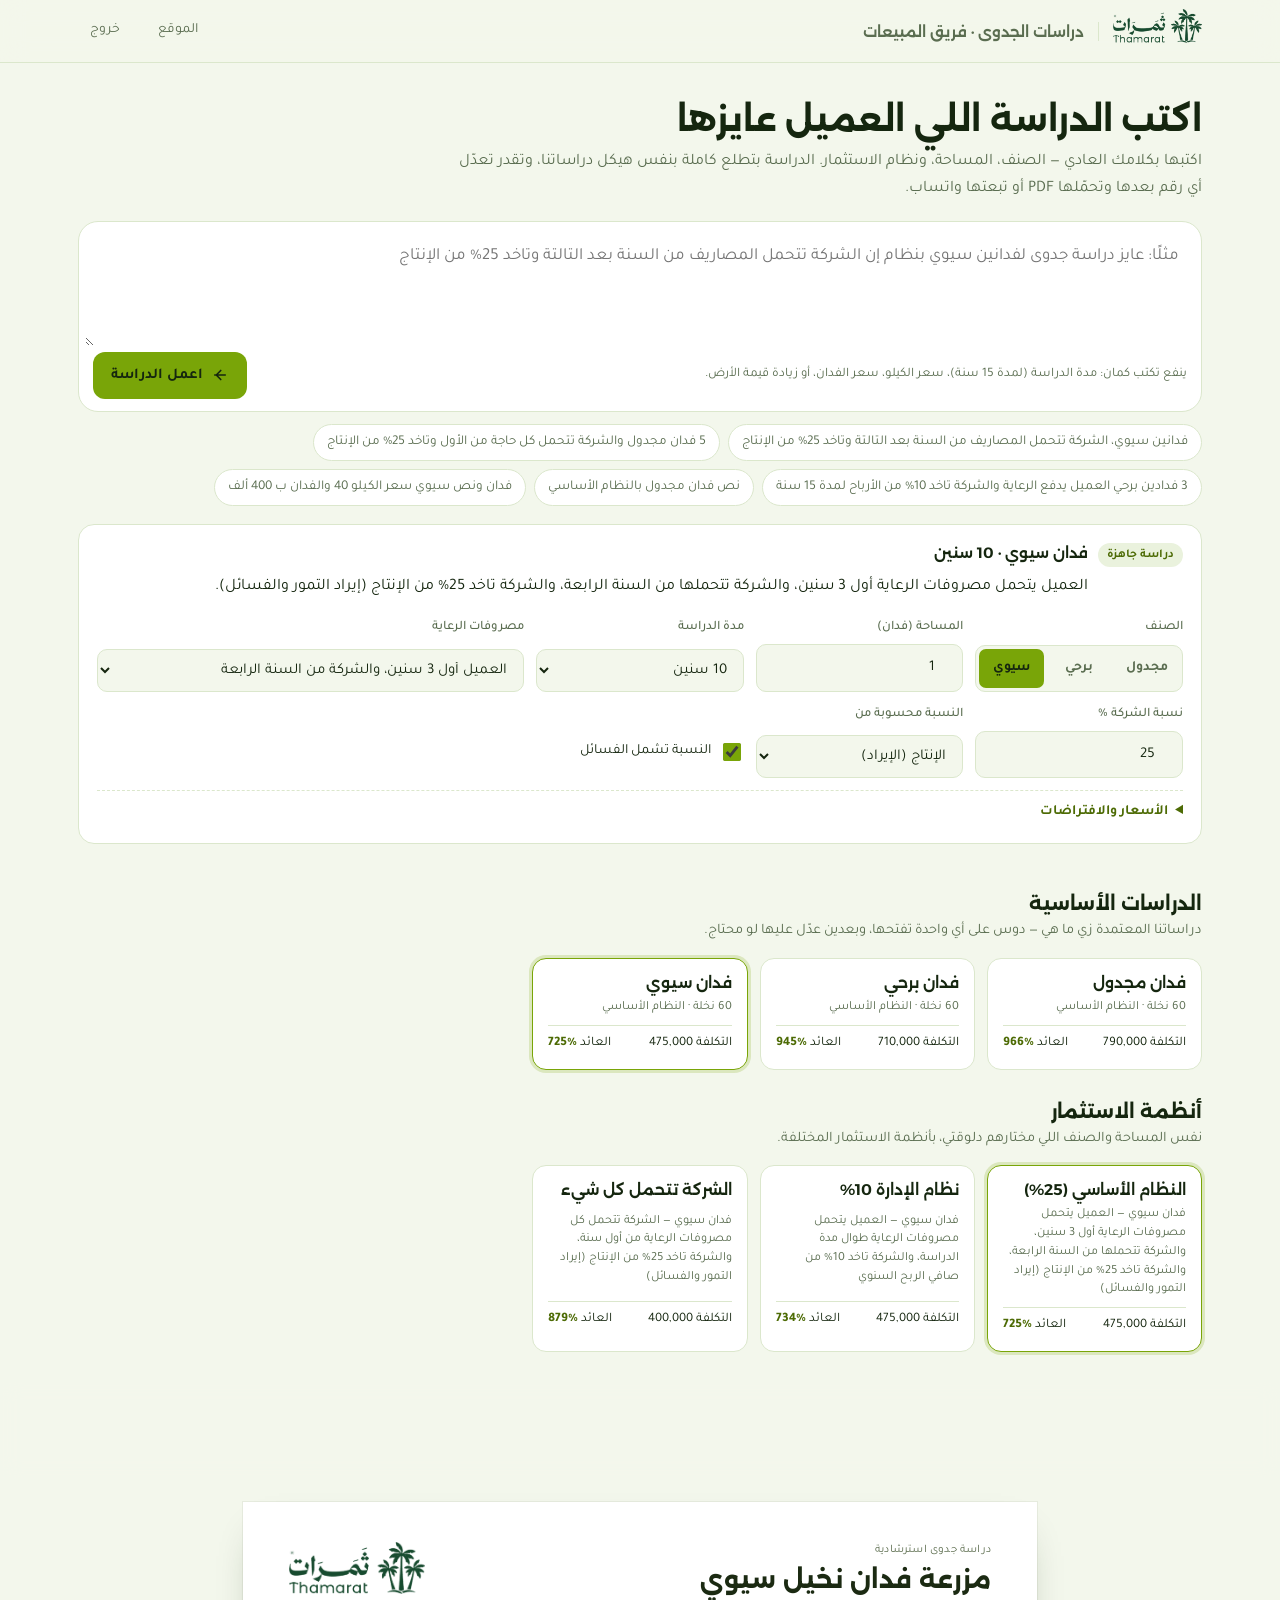
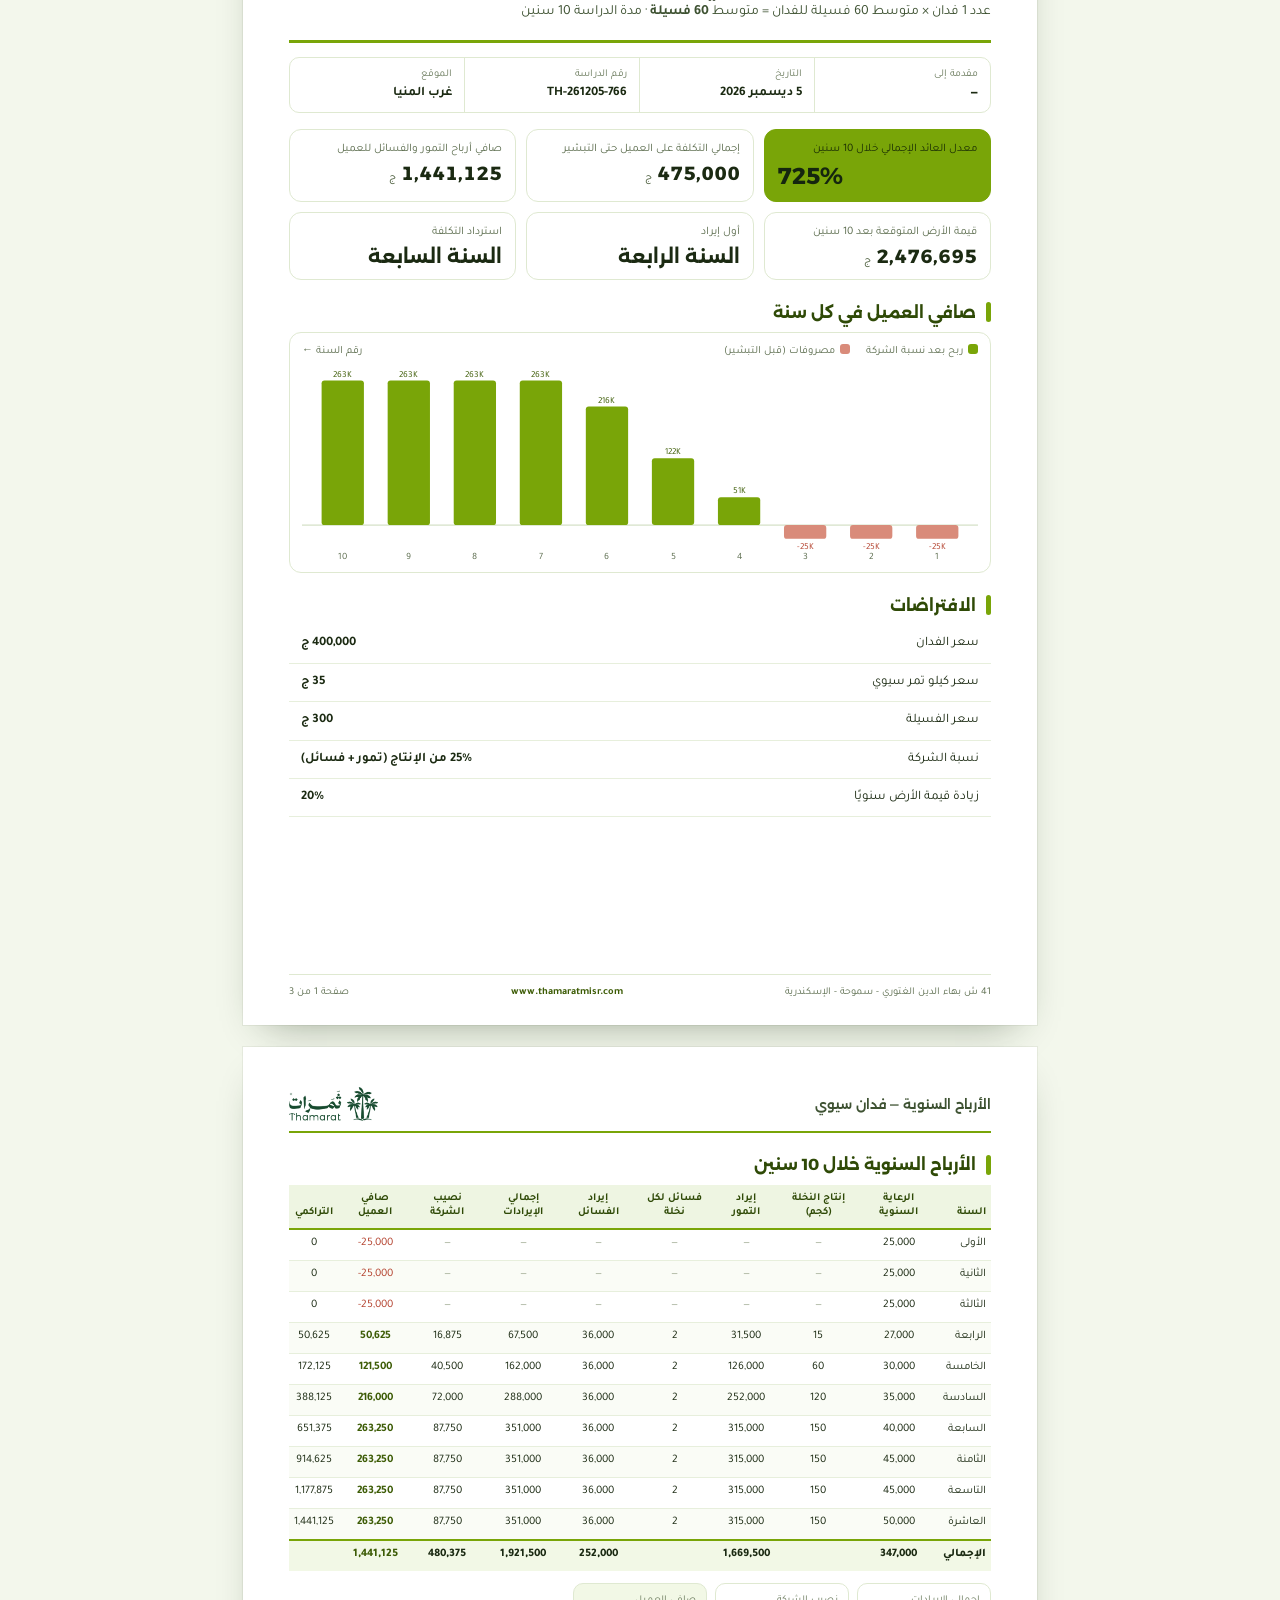
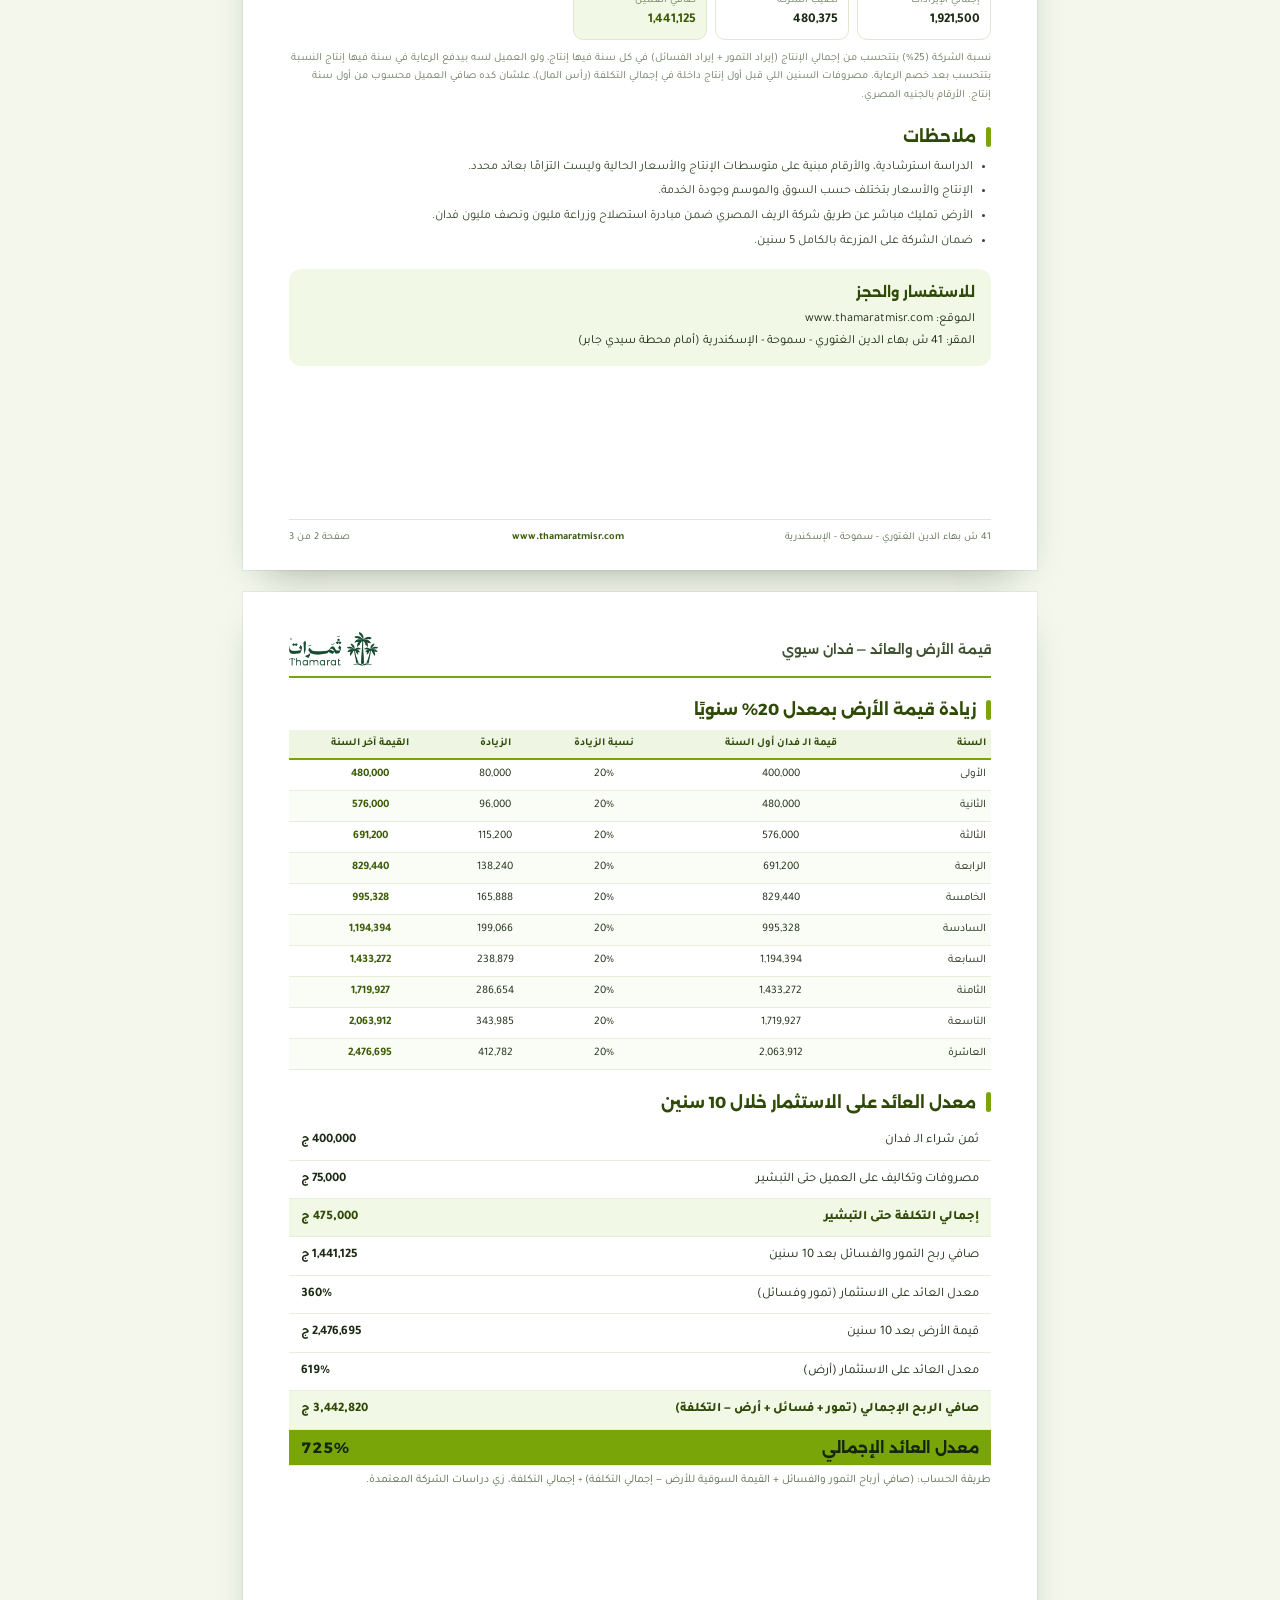
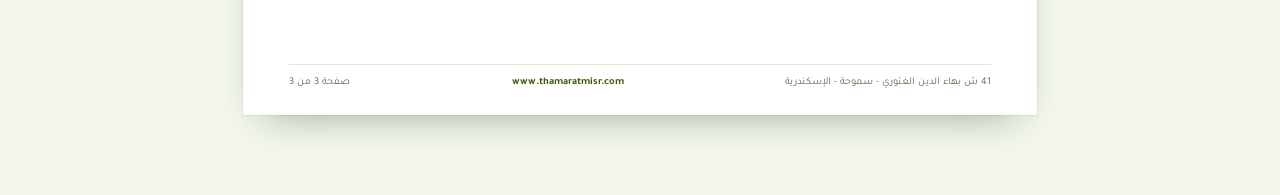
<file: sales/studies.html>
<!doctype html>
<html lang="ar" dir="rtl">
<head>
<meta charset="utf-8">
<meta name="viewport" content="width=device-width,initial-scale=1,viewport-fit=cover">
<meta name="robots" content="noindex,nofollow">
<meta name="theme-color" content="#f3f7ec">
<title>دراسات الجدوى · ثمرات</title>
<link rel="icon" type="image/png" href="/assets/favicon.png">
<link rel="preconnect" href="https://fonts.googleapis.com">
<link rel="preconnect" href="https://fonts.gstatic.com" crossorigin>
<link rel="stylesheet" crossorigin="anonymous" href="https://fonts.googleapis.com/css2?family=Alexandria:wght@500;600;700&family=Tajawal:wght@400;500;700;800&display=swap">
<style>
/* أداة دراسات الجدوى لفريق المبيعات — الواجهة بألوان الموقع، والدراسة نفسها ورق A4 أبيض بالهوية (أخضر #79A508) */
:root{
  --bg:#f3f7ec;--surface:#fff;--soft:#eaf2dd;--line:#dbe7cc;--ink:#15260f;--muted:#5a6d50;
  --accent:#79A508;--accent-hi:#8bbb12;--accent-text:#4d6b05;--on-accent:#15260f;--loss:#b3412d;
  --display:"Alexandria","Tajawal",Tahoma,sans-serif;--body:"Tajawal",Tahoma,"Segoe UI",sans-serif;--r:16px;
  color-scheme:light;
}
@media (prefers-color-scheme:dark){:root:not([data-theme="light"]){
  --bg:#0e1a0a;--surface:#15240f;--soft:#1b2e13;--line:#2a4120;--ink:#eef5e6;--muted:#a7ba9b;--accent-text:#a8d23a;--loss:#f0a08e;color-scheme:dark}}
:root[data-theme="dark"]{--bg:#0e1a0a;--surface:#15240f;--soft:#1b2e13;--line:#2a4120;--ink:#eef5e6;--muted:#a7ba9b;--accent-text:#a8d23a;--loss:#f0a08e;color-scheme:dark}
*{box-sizing:border-box}
html{-webkit-text-size-adjust:100%}
body{margin:0;background:var(--bg);color:var(--ink);font-family:var(--body);font-size:16px;line-height:1.7;direction:rtl}
button,input,select,textarea{font:inherit;color:inherit}
.num{font-variant-numeric:tabular-nums;direction:ltr;unicode-bidi:isolate;display:inline-block}
.wrap{max-width:1180px;margin-inline:auto;padding-inline:16px}
@media (min-width:700px){.wrap{padding-inline:28px}}
:focus-visible{outline:2px solid var(--accent);outline-offset:2px;border-radius:6px}

/* top bar */
.top{position:sticky;top:0;z-index:20;background:color-mix(in srgb,var(--bg) 90%,transparent);backdrop-filter:blur(12px);border-bottom:1px solid var(--line)}
.top .wrap{display:flex;align-items:center;gap:14px;height:62px}
.top img{height:34px}
:root[data-theme="dark"] .top img,.dark-logo{filter:none}
@media (prefers-color-scheme:dark){:root:not([data-theme="light"]) .top img{filter:brightness(0) invert(1) opacity(.92)}}
:root[data-theme="dark"] .top img{filter:brightness(0) invert(1) opacity(.92)}
.top .ttl{font:600 15px var(--display);color:var(--muted);border-inline-start:1px solid var(--line);padding-inline-start:14px}
.top .sp{flex:1}
.top a{font-size:14px;color:var(--muted);text-decoration:none;padding:7px 12px;border-radius:99px}
.top a:hover{background:var(--soft);color:var(--ink)}
@media (max-width:520px){.top .ttl{display:none}}

/* ask */
.ask{padding:34px 0 18px}
.ask h1{font:700 clamp(24px,4vw,34px)/1.35 var(--display);margin:0 0 6px}
.ask p.lead{margin:0 0 18px;color:var(--muted);max-width:760px}
.qbox{background:var(--surface);border:1.5px solid var(--line);border-radius:20px;padding:6px;display:grid;gap:0;transition:border-color .2s,box-shadow .2s}
.qbox:focus-within{border-color:var(--accent);box-shadow:0 0 0 4px color-mix(in srgb,var(--accent) 18%,transparent)}
.qbox textarea{border:0;background:transparent;resize:vertical;min-height:92px;padding:14px 16px;font-size:17px;line-height:1.75;outline:none}
.qbox .row{display:flex;align-items:center;gap:10px;padding:6px 8px 6px;flex-wrap:wrap}
.qbox .hint{font-size:13px;color:var(--muted);flex:1;min-width:180px}
.btn{display:inline-flex;align-items:center;justify-content:center;gap:8px;border:0;border-radius:12px;padding:11px 18px;font-weight:700;font-size:15px;cursor:pointer;background:var(--accent);color:var(--on-accent);text-decoration:none;transition:background .15s,transform .15s}
.btn:hover{background:var(--accent-hi)}
.btn:active{transform:translateY(1px)}
.btn.ghost{background:transparent;color:var(--ink);box-shadow:inset 0 0 0 1.5px var(--line)}
.btn.ghost:hover{background:var(--soft);box-shadow:inset 0 0 0 1.5px var(--accent)}
.btn.wa{background:#25D366;color:#06260f}
.btn.wa:hover{background:#3ee07a}
.btn svg{width:18px;height:18px;flex:none}
.btn[disabled]{opacity:.6;cursor:progress}
.chips{display:flex;gap:8px;flex-wrap:wrap;margin-top:12px}
.chips button{border:1px solid var(--line);background:var(--surface);border-radius:99px;padding:6px 13px;font-size:13.5px;cursor:pointer;color:var(--muted);text-align:start}
.chips button:hover{border-color:var(--accent);color:var(--ink)}

/* understood */
.und{margin-top:18px;background:var(--surface);border:1px solid var(--line);border-radius:var(--r);padding:18px}
.und .say{display:flex;gap:10px;align-items:flex-start}
.und .say b{font:600 15px var(--display)}
.und .say .tag{font-size:12px;padding:2px 9px;border-radius:99px;background:var(--soft);color:var(--accent-text);white-space:nowrap;font-weight:700}
.und .sent{margin:4px 0 0;color:var(--ink)}
.und .notes{margin:8px 0 0;padding:0;list-style:none;font-size:14px;color:var(--muted)}
.und .notes li::before{content:"• ";color:var(--accent)}
.ctrls{display:grid;grid-template-columns:repeat(auto-fit,minmax(180px,1fr));gap:12px;margin-top:16px}
.f{display:grid;gap:5px;min-width:0}
.f>span{font-size:13px;color:var(--muted);font-weight:500}
.f input,.f select{width:100%;padding:10px 12px;border-radius:10px;border:1.5px solid var(--line);background:var(--bg);font-size:15px;min-width:0}
.f input:focus,.f select:focus{outline:none;border-color:var(--accent)}
.f input[type=number]{direction:ltr;text-align:right}
.seg{display:flex;background:var(--bg);border:1.5px solid var(--line);border-radius:10px;padding:3px;gap:3px}
.seg button{flex:1;border:0;background:transparent;border-radius:7px;padding:7px 4px;cursor:pointer;font-weight:700;font-size:14px;color:var(--muted)}
.seg button[aria-pressed=true]{background:var(--accent);color:var(--on-accent)}
.chk{display:flex;align-items:center;gap:8px;font-size:14px;cursor:pointer;padding-top:22px}
.chk input{width:18px;height:18px;accent-color:var(--accent)}
details.adv{margin-top:12px;border-top:1px dashed var(--line);padding-top:10px}
details.adv summary{cursor:pointer;font-size:14px;color:var(--accent-text);font-weight:700}

/* library */
.sec{margin-top:30px}
.sec h2{font:700 19px var(--display);margin:0 0 4px}
.sec>p{margin:0 0 14px;color:var(--muted);font-size:14.5px}
.lib{display:grid;grid-template-columns:repeat(auto-fill,minmax(210px,1fr));gap:12px}
.card{background:var(--surface);border:1.5px solid var(--line);border-radius:14px;padding:14px 15px;text-align:start;cursor:pointer;display:grid;gap:6px;transition:border-color .15s,transform .15s}
.card:hover{border-color:var(--accent);transform:translateY(-2px)}
.card.on{border-color:var(--accent);box-shadow:0 0 0 3px color-mix(in srgb,var(--accent) 20%,transparent)}
.card b{font:600 15.5px var(--display)}
.card small{color:var(--muted);font-size:12.5px;line-height:1.5}
.card .kp{display:flex;justify-content:space-between;font-size:13px;border-top:1px solid var(--line);padding-top:7px;margin-top:2px}
.card .kp em{font-style:normal;color:var(--accent-text);font-weight:800}
.recent{display:flex;gap:8px;flex-wrap:wrap}
.recent button{border:1px dashed var(--line);background:transparent;border-radius:10px;padding:6px 11px;font-size:13px;cursor:pointer;color:var(--muted);max-width:340px;white-space:nowrap;overflow:hidden;text-overflow:ellipsis}
.recent button:hover{border-color:var(--accent);color:var(--ink)}

/* actions */
.bar{position:sticky;top:62px;z-index:15;margin-top:30px;background:color-mix(in srgb,var(--bg) 92%,transparent);backdrop-filter:blur(10px);padding:10px 0;border-bottom:1px solid var(--line)}
.bar .in{display:flex;gap:10px;flex-wrap:wrap;align-items:end}
.bar .f{flex:1 1 170px}
.bar .acts{display:flex;gap:8px;flex-wrap:wrap}
@media (max-width:700px){.bar{position:static}.bar .f{flex:1 1 140px}.bar .acts{width:100%}.bar .acts .btn{flex:1 1 auto;padding:10px 12px}}
.toast{position:fixed;bottom:20px;inset-inline:16px;margin-inline:auto;max-width:460px;background:var(--ink);color:var(--bg);padding:12px 16px;border-radius:12px;font-size:14.5px;z-index:60;box-shadow:0 12px 30px -12px rgba(0,0,0,.4);opacity:0;transform:translateY(10px);transition:opacity .25s,transform .25s;pointer-events:none}
.toast.on{opacity:1;transform:none}

/* paper */
.doc{padding:24px 0 80px;display:grid;justify-items:center;gap:22px}
.pg{width:794px;transform-origin:top right}
.pgbox{position:relative}
.sheet{width:794px;height:1123px;background:#fff;color:#1b2a12;position:relative;overflow:hidden;padding:40px 46px 70px;box-shadow:0 18px 40px -22px rgba(20,40,10,.45),0 0 0 1px rgba(20,40,10,.06);font-family:var(--body);font-size:13px;line-height:1.65}
.sheet h3{font:700 16px var(--display);color:#2f4a07;margin:22px 0 10px;display:flex;align-items:center;gap:10px}
.sheet h3::before{content:"";width:5px;height:20px;border-radius:3px;background:#79A508}
.sheet .hd{display:flex;align-items:flex-start;justify-content:space-between;gap:20px;padding-bottom:16px;border-bottom:3px solid #79A508}
.sheet .hd img{height:52px;width:auto}
.sheet .hd .k{font-size:11.5px;color:#5b6c4d;letter-spacing:.2px}
.sheet .hd h2{font:700 25px/1.35 var(--display);margin:2px 0 4px;color:#1b2a12}
.sheet .hd .sub{font-size:14px;color:#3e5232}
.sheet .mini-hd{display:flex;justify-content:space-between;align-items:center;padding-bottom:10px;border-bottom:2px solid #79A508}
.sheet .mini-hd img{height:34px}
.sheet .mini-hd span{font:600 13px var(--display);color:#3e5232}
.meta{display:grid;grid-template-columns:repeat(4,1fr);gap:0;margin-top:14px;border:1px solid #dfe9d1;border-radius:10px;overflow:hidden}
.meta div{padding:8px 12px;border-inline-start:1px solid #dfe9d1}
.meta div:first-child{border-inline-start:0}
.meta>div>span{display:block;font-size:10.5px;color:#6a7a5c}
.meta b{font-size:13px}
.sysbox{margin-top:16px;background:#f2f8e6;border:1px solid #d6e7b5;border-radius:12px;padding:12px 16px}
.sysbox b{font:700 14px var(--display);color:#3d5c06}
.sysbox p{margin:3px 0 0;font-size:13.5px}
.kpis{display:grid;grid-template-columns:repeat(3,1fr);gap:10px;margin-top:16px}
.kpi{border:1px solid #dfe9d1;border-radius:12px;padding:11px 13px}
.kpi>span{font-size:11.5px;color:#5b6c4d;display:block}
.kpi b{font:700 19px var(--display);color:#1b2a12;display:block;margin-top:2px}
.kpi b small{font:500 11px var(--body);color:#5b6c4d}
.kpi.hero{background:#79A508;border-color:#79A508}
.kpi.hero>span,.kpi.hero b small{color:#1d3105}
.kpi.hero b{color:#15260f;font-size:23px}
.chart{border:1px solid #dfe9d1;border-radius:12px;padding:10px 12px 4px}
.chart svg{display:block;width:100%;height:auto}
.legend{display:flex;gap:16px;font-size:11px;color:#5b6c4d;margin-bottom:4px}
.legend i{display:inline-block;width:10px;height:10px;border-radius:3px;margin-inline-end:5px;vertical-align:-1px}
table.t{width:100%;border-collapse:collapse;font-size:11.5px}
table.t th{background:#eef5e2;color:#2f4a07;font-weight:700;padding:7px 5px;border-bottom:2px solid #79A508;line-height:1.35;vertical-align:bottom;font-size:10.8px}
table.t td{padding:5.5px 5px;border-bottom:1px solid #e7efdc;text-align:center;white-space:nowrap}
table.t td:first-child,table.t th:first-child{text-align:start}
table.t tr:nth-child(even) td{background:#fafcf6}
table.t tr.tot td{background:#f2f8e6;font-weight:800;border-top:2px solid #79A508;border-bottom:0}
table.t .neg{color:#b3412d}
table.t .pos{color:#3d5c06;font-weight:700}
table.t .dim{color:#9aa78e}
table.t.compact td{padding:4px 5px}
table.t.small{font-size:10.6px}table.t.small td,table.t.small th{padding-inline:3px}
table.t.tiny{font-size:9.6px}table.t.tiny th{font-size:9.6px}table.t.tiny td,table.t.tiny th{padding-inline:2px}
table.kv{width:100%;border-collapse:collapse;font-size:13px}
table.kv td{padding:8px 12px;border-bottom:1px solid #e7efdc}
table.kv td:last-child{text-align:left;font-weight:700;white-space:nowrap}
table.kv tr.em td{background:#f2f8e6;font-weight:800;color:#2f4a07}
table.kv tr.big td{background:#79A508;color:#15260f;font:700 15px var(--display)}
.two{display:grid;grid-template-columns:1fr 1fr;gap:18px}
.split{display:grid;grid-template-columns:repeat(5,1fr);gap:8px;margin-top:12px}
.split div{border:1px solid #dfe9d1;border-radius:10px;padding:8px 10px}
.split>div>span{font-size:10.5px;color:#6a7a5c;display:block}
.split b{font-size:13.5px}
.notes-doc{margin:0;padding-inline-start:18px;font-size:12.5px;color:#34452a;display:grid;gap:4px}
.formula{font-size:11.5px;color:#5b6c4d;margin-top:6px}
.contact{margin-top:18px;display:flex;gap:16px;align-items:center;background:#f2f8e6;border-radius:12px;padding:14px 16px}
.contact b{font:700 14px var(--display);color:#2f4a07}
.contact p{margin:2px 0 0;font-size:12.5px}
.ft{position:absolute;inset-inline:46px;bottom:24px;display:flex;justify-content:space-between;align-items:center;gap:12px;border-top:1px solid #dfe9d1;padding-top:9px;font-size:10.5px;color:#5b6c4d}
.ft .site{direction:ltr;font-weight:700;color:#3d5c06}
.disc{font-size:11px;color:#6a7a5c;margin-top:10px}

/* print = PDF احتياطي */
@media print{
  @page{size:A4;margin:0}
  html,body{background:#fff!important}
  body>*:not(#docWrap){display:none!important}
  #docWrap{display:block!important;padding:0!important}
  .doc{padding:0;gap:0;display:block}
  .pgbox{height:auto!important;width:auto!important}
  .pg{transform:none!important;width:auto}
  .sheet{box-shadow:none;page-break-after:always;break-after:page}
  .sheet:last-child{page-break-after:auto}
}
</style>
</head>
<body>
<header class="top"><div class="wrap">
  <a href="/" style="padding:0"><img src="/assets/logo-green.png" alt="ثمرات"></a>
  <span class="ttl">دراسات الجدوى · فريق المبيعات</span>
  <span class="sp"></span>
  <a href="/" >الموقع</a>
  <a href="/studies/logout">خروج</a>
</div></header>

<main class="wrap">
  <section class="ask">
    <h1>اكتب الدراسة اللي العميل عايزها</h1>
    <p class="lead">اكتبها بكلامك العادي — الصنف، المساحة، ونظام الاستثمار. الدراسة بتطلع كاملة بنفس هيكل دراساتنا، وتقدر تعدّل أي رقم بعدها وتحمّلها PDF أو تبعتها واتساب.</p>
    <form class="qbox" id="qform">
      <textarea id="q" rows="3" placeholder="مثلًا: عايز دراسة جدوى لفدانين سيوي بنظام إن الشركة تتحمل المصاريف من السنة بعد التالتة وتاخد 25% من الإنتاج"></textarea>
      <div class="row">
        <span class="hint">ينفع تكتب كمان: مدة الدراسة (لمدة 15 سنة)، سعر الكيلو، سعر الفدان، أو زيادة قيمة الأرض.</span>
        <button class="btn" id="go" type="submit"><svg viewBox="0 0 24 24" fill="none" stroke="currentColor" stroke-width="2.2" stroke-linecap="round" stroke-linejoin="round"><path d="M5 12h14M13 6l-6 6 6 6"/></svg>اعمل الدراسة</button>
      </div>
    </form>
    <div class="chips" id="examples"></div>
    <div class="und" id="und" hidden></div>
  </section>

  <section class="sec">
    <h2>الدراسات الأساسية</h2>
    <p>دراساتنا المعتمدة زي ما هي — دوس على أي واحدة تفتحها، وبعدين عدّل عليها لو محتاج.</p>
    <div class="lib" id="libBase"></div>
  </section>
  <section class="sec">
    <h2>أنظمة الاستثمار</h2>
    <p>نفس المساحة والصنف اللي مختارهم دلوقتي، بأنظمة الاستثمار المختلفة.</p>
    <div class="lib" id="libSys"></div>
  </section>
  <section class="sec" id="recentSec" hidden>
    <h2>آخر دراسات عملتها</h2>
    <div class="recent" id="recent" style="margin-top:10px"></div>
  </section>
</main>

<div class="bar" id="bar"><div class="wrap in">
  <label class="f"><span>اسم العميل</span><input id="client" placeholder="بيظهر على الدراسة — اختياري" maxlength="60"></label>
  <label class="f"><span>رقم واتساب العميل</span><input id="phone" type="tel" inputmode="tel" placeholder="01xxxxxxxxx" maxlength="20" style="direction:ltr;text-align:right"></label>
  <div class="acts">
    <button class="btn" id="pdf" type="button"><svg viewBox="0 0 24 24" fill="none" stroke="currentColor" stroke-width="2" stroke-linecap="round" stroke-linejoin="round"><path d="M12 4v11M7 10l5 5 5-5M5 20h14"/></svg>تحميل PDF</button>
    <button class="btn wa" id="wa" type="button"><svg viewBox="0 0 24 24" fill="currentColor"><path d="M12 2a10 10 0 0 0-8.6 15.1L2 22l5-1.3A10 10 0 1 0 12 2zm0 18.2a8.2 8.2 0 0 1-4.2-1.1l-.3-.2-3 .8.8-2.9-.2-.3A8.2 8.2 0 1 1 12 20.2zm4.5-6.1c-.2-.1-1.5-.7-1.7-.8-.2-.1-.4-.1-.6.1l-.8 1c-.1.2-.3.2-.5.1a6.7 6.7 0 0 1-3.3-2.9c-.3-.4.3-.4.8-1.4.1-.2 0-.3 0-.5l-.8-1.8c-.2-.5-.4-.4-.6-.4h-.5a1 1 0 0 0-.7.3 3 3 0 0 0-.9 2.2 5.1 5.1 0 0 0 1.1 2.7 11.6 11.6 0 0 0 4.5 4c1.7.7 2.3.8 3.2.6a2.7 2.7 0 0 0 1.8-1.2 2.2 2.2 0 0 0 .1-1.3c0-.1-.2-.2-.4-.3z"/></svg>إرسال واتساب</button>
    <button class="btn ghost" id="copy" type="button">نسخ الملخص</button>
    <button class="btn ghost" id="link" type="button">نسخ لينك الدراسة</button>
  </div>
</div></div>

<div id="docWrap"><div class="doc" id="doc"></div></div>
<div class="toast" id="toast" role="status" aria-live="polite"></div>

<script type="module">
import * as E from '/assets/study-engine.js';
const $ = s => document.querySelector(s), $$ = s => [...document.querySelectorAll(s)];
const money = E.money, fnum = E.fnum;
const esc = s => String(s).replace(/[&<>"']/g, c => ({'&':'&amp;','<':'&lt;','>':'&gt;','"':'&quot;',"'":'&#39;'})[c]);
const N = n => `<span class="num">${n < 0 ? '-' + money(-n) : money(n)}</span>`;
const pct = x => Math.round(x * 100).toLocaleString('en-US') + '%';

let P = E.normalize({ variety: 'siwi', area: 1 });
let lastQuery = '', understood = null, R = null;

/* ---------------- أمثلة ---------------- */
const EXAMPLES = [
  'فدانين سيوي، الشركة تتحمل المصاريف من السنة بعد التالتة وتاخد 25% من الإنتاج',
  '5 فدان مجدول والشركة تتحمل كل حاجة من الأول وتاخد 25% من الإنتاج',
  '3 فدادين برحي العميل يدفع الرعاية والشركة تاخد 10% من الأرباح لمدة 15 سنة',
  'نص فدان مجدول بالنظام الأساسي',
  'فدان ونص سيوي سعر الكيلو 40 والفدان ب 400 ألف'
];
$('#examples').innerHTML = EXAMPLES.map(t => `<button type="button">${esc(t)}</button>`).join('');
$$('#examples button').forEach((b, i) => b.onclick = () => { $('#q').value = EXAMPLES[i]; ask(); });

/* ---------------- فهم الطلب ---------------- */
$('#qform').addEventListener('submit', e => { e.preventDefault(); ask(); });
$('#q').addEventListener('keydown', e => { if (e.key === 'Enter' && (e.ctrlKey || e.metaKey)) { e.preventDefault(); ask(); } });

const KEYS = ['variety','area','years','clientCareYears','share','base','shareOffshoots','kgPrice','landPrice','offPrice','growth','palms','system'];
function clean(o) {
  const out = {};
  for (const k of KEYS) if (o && o[k] !== undefined && o[k] !== null && o[k] !== '') out[k] = o[k];
  if (out.variety && !E.VARIETIES[out.variety]) delete out.variety;
  for (const k of ['area','years','clientCareYears','share','kgPrice','landPrice','offPrice','growth','palms']) if (k in out && !isFinite(+out[k])) delete out[k];
  if ('base' in out && !['profit','production'].includes(out.base)) delete out.base;
  if ('shareOffshoots' in out) out.shareOffshoots = out.shareOffshoots !== false && out.shareOffshoots !== 'false';
  return out;
}
function fromParsed(parsed) {
  const base = { variety: 'siwi', area: 1 };
  return E.normalize({ ...base, ...parsed });
}
async function ask() {
  const text = $('#q').value.trim();
  if (!text) { $('#q').focus(); return; }
  lastQuery = text;
  const local = E.parseQuery(text);
  const notes = [...local.notes];
  if (!local.params.variety) notes.push('ما اتحددش الصنف — اتعمل سيوي، غيّره من تحت لو محتاج');
  if (!local.params.area) notes.push('ما اتحددتش المساحة — اتعملت فدان واحد');
  P = fromParsed(clean(local.params));
  understood = { src: 'local', notes };
  render(true);
  $('#go').disabled = true;
  try {
    const ctl = new AbortController(); const tm = setTimeout(() => ctl.abort(), 9000);
    const r = await fetch('/api/study-parse', { method: 'POST', headers: { 'content-type': 'application/json' }, body: JSON.stringify({ q: text }), signal: ctl.signal });
    clearTimeout(tm);
    if (r.ok && lastQuery === text) {
      const d = await r.json();
      const ai = clean(d.params || {});
      if (Object.keys(ai).length) {
        const aiNotes = Array.isArray(d.params?.notes) ? d.params.notes.filter(x => typeof x === 'string').slice(0, 4) : [];
        const keepNotes = notes.filter(n => !(ai.variety && n.includes('الصنف')) && !(ai.area && n.includes('المساحة')));
        P = fromParsed({ ...clean(local.params), ...ai });
        understood = { src: 'ai', notes: [...keepNotes, ...aiNotes] };
        render(false);
      }
    }
  } catch (e) { /* الفهم المحلي كفاية */ }
  $('#go').disabled = false;
  remember(text);
}

/* ---------------- لوحة «فهمت طلبك كده» + التعديل ---------------- */
function careOptions() {
  let o = `<option value="99">العميل يتحمل الرعاية طول المدة</option><option value="0">الشركة تتحمل الرعاية من أول سنة</option>`;
  for (let i = 1; i < Math.min(P.years, 10); i++) o += `<option value="${i}">العميل أول ${E.yearsWord(i)}، والشركة من السنة ${E.ORD[i]}</option>`;
  return o;
}
function renderUnd() {
  const box = $('#und'); box.hidden = false;
  const v = E.VARIETIES[P.variety];
  const src = understood ? (understood.src === 'ai' ? 'فهم ذكي' : 'فهم تلقائي') : 'دراسة جاهزة';
  const notes = understood?.notes || [];
  const careVal = P.clientCareYears >= P.years ? 99 : P.clientCareYears;
  box.innerHTML = `
    <div class="say"><span class="tag">${src}</span><div><b>${E.areaWord(P.area)} ${v.short} · ${E.yearsN(P.years)}</b>
      <p class="sent">${esc(E.describeSystem(P))}.</p></div></div>
    ${notes.length ? `<ul class="notes">${notes.map(n => `<li>${esc(n)}</li>`).join('')}</ul>` : ''}
    <div class="ctrls">
      <div class="f"><span>الصنف</span><div class="seg" id="c-var">${Object.entries(E.VARIETIES).map(([k, x]) => `<button type="button" data-v="${k}" aria-pressed="${k === P.variety}">${x.short}</button>`).join('')}</div></div>
      <label class="f"><span>المساحة (فدان)</span><input id="c-area" type="number" min="0.1" step="0.5" value="${+P.area.toFixed(4)}"></label>
      <label class="f"><span>مدة الدراسة</span><select id="c-years">${Array.from({ length: 21 }, (_, i) => i + 5).map(y => `<option value="${y}" ${y === P.years ? 'selected' : ''}>${E.yearsN(y)}</option>`).join('')}</select></label>
      <label class="f" style="grid-column:span 2;min-width:0"><span>مصروفات الرعاية</span><select id="c-care">${careOptions()}</select></label>
      <label class="f"><span>نسبة الشركة %</span><input id="c-share" type="number" min="0" max="90" step="1" value="${+(P.share * 100).toFixed(2)}"></label>
      <label class="f"><span>النسبة محسوبة من</span><select id="c-base"><option value="profit">صافي الربح</option><option value="production">الإنتاج (الإيراد)</option></select></label>
      ${P.base === 'production' ? `<label class="chk"><input type="checkbox" id="c-off" ${P.shareOffshoots ? 'checked' : ''}>النسبة تشمل الفسائل</label>` : ''}
    </div>
    <details class="adv" ${P.kgPrice || P.landPrice || P.offPrice || P.growth !== 0.2 || P.palms !== 60 ? 'open' : ''}><summary>الأسعار والافتراضات</summary>
      <div class="ctrls">
        <label class="f"><span>سعر الفدان (ج)</span><input id="c-land" type="number" min="0" step="10000" placeholder="${v.land}" value="${P.landPrice || ''}"></label>
        <label class="f"><span>سعر كيلو ${v.short} (ج)</span><input id="c-kg" type="number" min="0" step="1" placeholder="${v.price}" value="${P.kgPrice || ''}"></label>
        <label class="f"><span>سعر الفسيلة (ج)</span><input id="c-offp" type="number" min="0" step="50" placeholder="${v.offPrice}" value="${P.offPrice || ''}"></label>
        <label class="f"><span>زيادة قيمة الأرض سنويًا %</span><input id="c-grow" type="number" min="0" max="100" step="1" value="${+(P.growth * 100).toFixed(2)}"></label>
        <label class="f"><span>عدد النخيل في الفدان</span><input id="c-palms" type="number" min="10" max="200" step="1" value="${P.palms}"></label>
      </div></details>`;
  $('#c-care').value = String(careVal);
  $('#c-base').value = P.base;
  const upd = (patch, keepOpen) => { P = E.normalize({ ...P, ...patch }); render(false, keepOpen); };
  $$('#c-var button').forEach(b => b.onclick = () => upd({ variety: b.dataset.v }));
  const numIn = (id, fn) => $(id).addEventListener('change', e => { const x = e.target.value === '' ? null : +e.target.value; fn(x); });
  numIn('#c-area', x => x > 0 && upd({ area: x }));
  $('#c-years').onchange = e => upd({ years: +e.target.value, clientCareYears: P.clientCareYears >= P.years ? 99 : P.clientCareYears });
  $('#c-care').onchange = e => upd({ clientCareYears: +e.target.value });
  numIn('#c-share', x => x !== null && x >= 0 && upd({ share: x / 100 }));
  $('#c-base').onchange = e => upd({ base: e.target.value });
  if ($('#c-off')) $('#c-off').onchange = e => upd({ shareOffshoots: e.target.checked });
  numIn('#c-land', x => upd({ landPrice: x || null }));
  numIn('#c-kg', x => upd({ kgPrice: x || null }));
  numIn('#c-offp', x => upd({ offPrice: x || null }));
  numIn('#c-grow', x => x !== null && upd({ growth: x / 100 }));
  numIn('#c-palms', x => x && upd({ palms: x }));
}

/* ---------------- مكتبة الدراسات ---------------- */
const BASE = [
  { t: 'فدان مجدول', p: { variety: 'majdoul', area: 1 } },
  { t: 'فدان برحي', p: { variety: 'barhi', area: 1 } },
  { t: 'فدان سيوي', p: { variety: 'siwi', area: 1 } }
];
const sysList = () => [
  { t: E.SYSTEMS.standard.name, p: { system: 'standard' } },
  { t: E.SYSTEMS.mgmt10.name, p: { system: 'mgmt10' } },
  { t: E.SYSTEMS.full25.name, p: { system: 'full25' } }
];
function card(item, params, desc) {
  const r = E.study(params);
  const same = JSON.stringify(E.normalize(params)) === JSON.stringify(P);
  return `<button type="button" class="card${same ? ' on' : ''}" data-p='${esc(JSON.stringify(params))}'><b>${esc(item.t)}</b><small>${esc(desc)}</small>
    <span class="kp"><span>التكلفة <span class="num">${money(r.cost)}</span></span><span>العائد <em class="num">${pct(r.roi)}</em></span></span></button>`;
}
function renderLib() {
  $('#libBase').innerHTML = BASE.map(b => card(b, { ...b.p, system: 'standard' }, `${fnum(60 * b.p.area)} نخلة · النظام الأساسي`)).join('');
  const keep = { variety: P.variety, area: P.area, years: P.years, landPrice: P.landPrice, kgPrice: P.kgPrice, offPrice: P.offPrice, growth: P.growth, palms: P.palms };
  $('#libSys').innerHTML = sysList().map(s => {
    const prm = E.normalize({ ...keep, ...(s.p.system ? { clientCareYears: E.SYSTEMS[s.p.system].clientCareYears, share: E.SYSTEMS[s.p.system].share, base: E.SYSTEMS[s.p.system].base } : s.p) });
    return card({ t: s.t }, prm, `${E.areaWord(P.area)} ${E.VARIETIES[P.variety].short} — ${E.describeSystem(prm)}`);
  }).join('');
  $$('.lib .card').forEach(c => c.onclick = () => {
    const prm = JSON.parse(c.dataset.p);
    delete prm.system;
    P = E.normalize({ ...E.normalize(prm), system: undefined });
    understood = null;
    render(false);
    $('#bar').scrollIntoView({ behavior: 'smooth', block: 'start' });
  });
}

/* ---------------- الدراسة (ورق A4) ---------------- */
function refNo(p) {
  const s = JSON.stringify(p); let h = 0; for (const c of s) h = (h * 31 + c.charCodeAt(0)) >>> 0;
  const d = new Date(); const y = String(d.getFullYear()).slice(2), m = String(d.getMonth() + 1).padStart(2, '0'), dd = String(d.getDate()).padStart(2, '0');
  return `TH-${y}${m}${dd}-${String(h % 1000).padStart(3, '0')}`;
}
const today = () => new Date().toLocaleDateString('ar-EG-u-nu-latn', { day: 'numeric', month: 'long', year: 'numeric' });
const footer = (n, total) => `<div class="ft"><span>41 ش بهاء الدين الغتوري - سموحة - الإسكندرية</span><span class="site">www.thamaratmisr.com</span><span>صفحة ${n} من ${total}</span></div>`;
const miniHead = (r, title) => `<div class="mini-hd"><span>${esc(title)} — ${E.areaWord(r.p.area)} ${r.v.short}</span><img src="/assets/logo-green.png" alt="ثمرات"></div>`;

function chartSVG(r) {
  const W = 700, H = 210, padT = 16, padB = 30, padX = 8;
  const vals = r.rows.map(x => x.net);
  const max = Math.max(0, ...vals), min = Math.min(0, ...vals);
  const span = (max - min) || 1, ih = H - padT - padB;
  const y = v => padT + (max - v) / span * ih;
  const n = vals.length, bw = (W - padX * 2) / n;
  let s = `<svg viewBox="0 0 ${W} ${H}" xmlns="http://www.w3.org/2000/svg" font-family="Tajawal,Tahoma,sans-serif">`;
  s += `<line x1="0" x2="${W}" y1="${y(0)}" y2="${y(0)}" stroke="#c9d8b7" stroke-width="1"/>`;
  vals.forEach((v, i) => {
    const x = W - padX - (i + 1) * bw + bw * 0.18, w = bw * 0.64, top = Math.min(y(v), y(0)), h = Math.max(1.5, Math.abs(y(v) - y(0)));
    s += `<rect x="${x.toFixed(1)}" y="${top.toFixed(1)}" width="${w.toFixed(1)}" height="${h.toFixed(1)}" rx="3" fill="${v < 0 ? '#d98b7a' : '#79A508'}"/>`;
    if (n <= 15 && v !== 0) {
      const lbl = Math.abs(v) >= 1e6 ? (v / 1e6).toFixed(2).replace(/\.?0+$/, '') + 'M' : Math.round(v / 1000) + 'K';
      const ly = v < 0 ? top + h + 11 : top - 4;
      s += `<text x="${(x + w / 2).toFixed(1)}" y="${ly.toFixed(1)}" font-size="9.5" text-anchor="middle" fill="${v < 0 ? '#b3412d' : '#3d5c06'}" direction="ltr">${lbl}</text>`;
    }
    s += `<text x="${(x + w / 2).toFixed(1)}" y="${H - 9}" font-size="10" text-anchor="middle" fill="#5b6c4d">${i + 1}</text>`;
  });
  return s + `</svg>`;
}

function sheets(r, client) {
  const p = r.p, v = r.v, Y = p.years;
  const split = false;
  const careHead = 'الرعاية السنوية';
  const showOff = r.rows.some(x => x.offs > 0);
  const titleSys = E.systemTitle(p);
  const ref = refNo(p);
  const S = [];
  const longTables = Y > 12;
  const total = longTables ? 4 : 3;

  /* ---------- صفحة 1: الغلاف والملخص ---------- */
  S.push(`<div class="sheet">
    <div class="hd"><div>
      <div class="k">دراسة جدوى استرشادية</div>
      <h2>مزرعة ${E.areaWord(p.area)} نخيل ${v.short}</h2>
      <div class="sub">عدد ${fnum(p.area)} فدان × متوسط ${p.palms} فسيلة للفدان = متوسط <b>${fnum(r.palms)} فسيلة</b> · مدة الدراسة ${E.yearsN(Y)}</div>
    </div><img src="/assets/logo-green.png" alt="ثمرات"></div>
    <div class="meta">
      <div><span>مقدمة إلى</span><b>${client ? esc(client) : '—'}</b></div>
      <div><span>التاريخ</span><b>${today()}</b></div>
      <div><span>رقم الدراسة</span><b class="num">${ref}</b></div>
      <div><span>الموقع</span><b>غرب المنيا</b></div>
    </div>
    <div class="kpis">
      <div class="kpi hero"><span>معدل العائد الإجمالي خلال ${E.yearsN(Y)}</span><b class="num">${pct(r.roi)}</b></div>
      <div class="kpi"><span>إجمالي التكلفة على العميل حتى التبشير</span><b>${N(r.cost)} <small>ج</small></b></div>
      <div class="kpi"><span>صافي أرباح التمور والفسائل للعميل</span><b>${N(r.netSum)} <small>ج</small></b></div>
      <div class="kpi"><span>قيمة الأرض المتوقعة بعد ${E.yearsN(Y)}</span><b>${N(r.landAfter)} <small>ج</small></b></div>
      <div class="kpi"><span>أول إيراد</span><b>${r.firstYear !== null ? 'السنة ' + E.ORD[r.firstYear] : '—'}</b></div>
      <div class="kpi"><span>استرداد التكلفة</span><b>${r.payback !== null ? 'السنة ' + E.ORD[r.payback] : 'بعد مدة الدراسة'}</b></div>
    </div>
    <h3>صافي العميل في كل سنة</h3>
    <div class="chart"><div class="legend"><span><i style="background:#79A508"></i>ربح بعد نسبة الشركة</span><span><i style="background:#d98b7a"></i>مصروفات (قبل التبشير)</span><span style="margin-inline-start:auto">رقم السنة ←</span></div>${chartSVG(r)}</div>
    <h3>الافتراضات</h3>
    <table class="kv">
      <tr><td>سعر الفدان</td><td>${N(r.landF)} ج</td></tr>
      <tr><td>سعر كيلو تمر ${v.short}</td><td>${N(r.price)} ج</td></tr>
      <tr><td>سعر الفسيلة</td><td>${N(r.offPrice)} ج</td></tr>
      <tr><td>نسبة الشركة</td><td>${E.fmtPct(p.share)} من ${p.base === 'profit' ? 'صافي الربح السنوي' : (p.shareOffshoots ? 'الإنتاج (تمور + فسائل)' : 'إيراد التمور')}</td></tr>
      <tr><td>زيادة قيمة الأرض سنويًا</td><td>${E.fmtPct(p.growth)}</td></tr>
    </table>
    ${footer(1, total)}</div>`);

  const notesBlock = `<h3>ملاحظات</h3>
    <ul class="notes-doc">
      <li>الدراسة استرشادية، والأرقام مبنية على متوسطات الإنتاج والأسعار الحالية وليست التزامًا بعائد محدد.</li>
      <li>الإنتاج والأسعار بتختلف حسب السوق والموسم وجودة الخدمة.</li>
      <li>الأرض تمليك مباشر عن طريق شركة الريف المصري ضمن مبادرة استصلاح وزراعة مليون ونصف مليون فدان.</li>
      <li>ضمان الشركة على المزرعة بالكامل 5 سنين.</li>
    </ul>
    <div class="contact"><div><b>للاستفسار والحجز</b><p>الموقع: <span class="num">www.thamaratmisr.com</span></p><p>المقر: 41 ش بهاء الدين الغتوري - سموحة - الإسكندرية (أمام محطة سيدي جابر)</p></div></div>`;
  /* ---------- صفحة 2: الأرباح السنوية ---------- */
  const longest = Math.max(...r.rows.map(x => Math.max(money(Math.abs(x.cum)).length, money(x.rev).length)), money(r.totals.rev).length);
  const cols = 9 + (split ? 2 : 0) + (showOff ? 2 : 0);
  const tight = (Y > 14 ? ' compact' : '') + (cols >= 12 && longest >= 10 ? ' tiny' : cols >= 12 && longest >= 9 ? ' small' : '');
  let th = `<th>السنة</th><th>${careHead}</th>${split ? '<th>على العميل</th><th>على الشركة</th>' : ''}<th>إنتاج النخلة (كجم)</th><th>إيراد التمور</th>${showOff ? '<th>فسائل لكل نخلة</th><th>إيراد الفسائل</th>' : ''}<th>إجمالي الإيرادات</th><th>نصيب الشركة</th><th>صافي العميل</th><th>التراكمي</th>`;
  const cell = (n, cls = '') => n === 0 ? `<td class="dim">—</td>` : `<td class="${n < 0 ? 'neg' : cls}">${N(n)}</td>`;
  let rows = r.rows.map(x => `<tr><td>${E.ORD[x.i] || x.i + 1}</td>${cell(x.care)}${split ? cell(x.clientCare) + cell(x.companyCare) : ''}<td>${x.kg ? x.kg : '<span class="dim">—</span>'}</td>${cell(x.dates)}${showOff ? `<td>${x.off ? x.off : '<span class="dim">—</span>'}</td>${cell(x.offs)}` : ''}${cell(x.rev)}${cell(x.companyShare)}${x.net === 0 ? '<td class="dim">—</td>' : `<td class="${x.net < 0 ? 'neg' : 'pos'}">${N(x.net)}</td>`}<td class="${x.cum < 0 ? 'neg' : ''}">${N(x.cum)}</td></tr>`).join('');
  const T = r.totals;
  rows += `<tr class="tot"><td>الإجمالي</td>${cell(T.care)}${split ? cell(T.clientCare) + cell(T.companyCare) : ''}<td></td>${cell(T.dates)}${showOff ? `<td></td>${cell(T.offs)}` : ''}${cell(T.rev)}${cell(T.companyShare)}<td class="pos">${N(r.netSum)}</td><td></td></tr>`;
  S.push(`<div class="sheet">${miniHead(r, 'الأرباح السنوية')}
    <h3>الأرباح السنوية خلال ${E.yearsN(Y)}</h3>
    <table class="t${tight}"><thead><tr>${th}</tr></thead><tbody>${rows}</tbody></table>
    <div class="split">
      <div><span>إجمالي الإيرادات</span><b>${N(T.rev)}</b></div>
      <div><span>نصيب الشركة</span><b>${N(T.companyShare)}</b></div>
      <div style="background:#f2f8e6"><span>صافي العميل</span><b style="color:#3d5c06">${N(r.netSum)}</b></div>
    </div>
    <p class="disc">${p.base === 'profit' ? `نسبة الشركة (${E.fmtPct(p.share)}) بتتحسب من صافي الربح السنوي الموجب بس (الإيرادات ناقص الرعاية اللي على العميل) — السنين اللي فيها مصروفات من غير إيراد ما فيهاش نسبة.` : `نسبة الشركة (${E.fmtPct(p.share)}) بتتحسب من ${p.shareOffshoots ? 'إجمالي الإنتاج (إيراد التمور + إيراد الفسائل)' : 'إيراد التمور بس، والفسائل بالكامل للعميل'} في كل سنة فيها إنتاج${p.clientCareYears > 0 ? '، ولو العميل لسه بيدفع الرعاية في سنة فيها إنتاج النسبة بتتحسب بعد خصم الرعاية' : ''}.`} مصروفات السنين اللي قبل أول إنتاج داخلة في إجمالي التكلفة (رأس المال)، علشان كده صافي العميل محسوب من أول سنة إنتاج. الأرقام بالجنيه المصري.</p>
    ${longTables ? '' : notesBlock}
    ${footer(2, total)}</div>`);

  /* ---------- زيادة قيمة الأرض + معدل العائد ---------- */
  const landRows = r.land.map(x => `<tr><td>${E.ORD[x.i] || x.i + 1}</td><td>${N(x.val)}</td><td>${E.fmtPct(p.growth)}</td><td>${N(x.inc)}</td><td class="pos">${N(x.tot)}</td></tr>`).join('');
  const landTable = `<h3>زيادة قيمة الأرض بمعدل ${E.fmtPct(p.growth)} سنويًا</h3>
    <table class="t${tight}"><thead><tr><th>السنة</th><th>قيمة الـ ${E.areaWord(p.area)} أول السنة</th><th>نسبة الزيادة</th><th>الزيادة</th><th>القيمة آخر السنة</th></tr></thead><tbody>${landRows}</tbody></table>`;
  const roiTable = `<h3>معدل العائد على الاستثمار خلال ${E.yearsN(Y)}</h3>
    <table class="kv">
      <tr><td>ثمن شراء الـ ${E.areaWord(p.area)}</td><td>${N(r.landCost)} ج</td></tr>
      <tr><td>مصروفات وتكاليف على العميل حتى التبشير</td><td>${N(r.pre)} ج</td></tr>
      <tr class="em"><td>إجمالي التكلفة حتى التبشير</td><td>${N(r.cost)} ج</td></tr>
      <tr><td>صافي ربح التمور والفسائل بعد ${E.yearsN(Y)}</td><td>${N(r.netSum)} ج</td></tr>
      <tr><td>معدل العائد على الاستثمار (تمور وفسائل)</td><td><span class="num">${pct(r.roiDates)}</span></td></tr>
      <tr><td>قيمة الأرض بعد ${E.yearsN(Y)}</td><td>${N(r.landAfter)} ج</td></tr>
      <tr><td>معدل العائد على الاستثمار (أرض)</td><td><span class="num">${pct(r.roiLand)}</span></td></tr>
      <tr class="em"><td>صافي الربح الإجمالي (تمور + فسائل + أرض − التكلفة)</td><td>${N(r.gain)} ج</td></tr>
      <tr class="big"><td>معدل العائد الإجمالي</td><td><span class="num">${pct(r.roi)}</span></td></tr>
    </table>
    <p class="formula">طريقة الحساب: (صافي أرباح التمور والفسائل + القيمة السوقية للأرض − إجمالي التكلفة) ÷ إجمالي التكلفة، زي دراسات الشركة المعتمدة.</p>`;
  if (!longTables) {
    S.push(`<div class="sheet">${miniHead(r, 'قيمة الأرض والعائد')}${landTable}${roiTable}${footer(3, total)}</div>`);
  } else {
    S.push(`<div class="sheet">${miniHead(r, 'قيمة الأرض')}${landTable}${footer(3, total)}</div>`);
    S.push(`<div class="sheet">${miniHead(r, 'العائد على الاستثمار')}${roiTable}${notesBlock}${footer(4, total)}</div>`);
  }
  return S;
}

function fitPages() {
  const avail = Math.min(document.documentElement.clientWidth - 24, 794);
  const k = avail / 794;
  $$('.pgbox').forEach(b => { b.style.width = 794 * k + 'px'; b.style.height = 1123 * k + 'px'; b.firstElementChild.style.transform = k < 1 ? `scale(${k})` : 'none'; });
}
addEventListener('resize', fitPages);

/* ---------------- رسم كل حاجة ---------------- */
function render(fresh, keepAdv) {
  R = E.study(P);
  renderUnd();
  renderLib();
  $('#doc').innerHTML = sheets(R, $('#client').value.trim()).map(s => `<div class="pgbox"><div class="pg">${s}</div></div>`).join('');
  fitPages();
  try { history.replaceState(null, '', '#' + encodeURIComponent(JSON.stringify({ p: P, c: $('#client').value.trim() || undefined }))); } catch (e) {}
  if (fresh) $('#bar').scrollIntoView({ behavior: 'smooth', block: 'start' });
}
$('#client').addEventListener('input', () => { clearTimeout(window._ct); window._ct = setTimeout(() => render(false), 250); });

/* ---------------- آخر دراسات ---------------- */
function remember(q) {
  try {
    const L = JSON.parse(localStorage.getItem('thm-study-recent') || '[]').filter(x => x !== q);
    L.unshift(q); localStorage.setItem('thm-study-recent', JSON.stringify(L.slice(0, 8)));
  } catch (e) {}
  showRecent();
}
function showRecent() {
  let L = []; try { L = JSON.parse(localStorage.getItem('thm-study-recent') || '[]'); } catch (e) {}
  $('#recentSec').hidden = !L.length;
  $('#recent').innerHTML = L.map(q => `<button type="button" title="${esc(q)}">${esc(q)}</button>`).join('');
  $$('#recent button').forEach((b, i) => b.onclick = () => { $('#q').value = L[i]; ask(); });
}

/* ---------------- PDF + واتساب ---------------- */
const toast = (t, ms = 3800) => { const el = $('#toast'); el.textContent = t; el.classList.add('on'); clearTimeout(el._t); el._t = setTimeout(() => el.classList.remove('on'), ms); };
const fileName = () => `دراسة جدوى - ${E.areaWord(P.area)} ${E.VARIETIES[P.variety].short}${$('#client').value.trim() ? ' - ' + $('#client').value.trim() : ''}.pdf`.replace(/[\\/:*?"<>|]/g, '');
function loadScript(srcs) {
  return new Promise((res, rej) => {
    const tryOne = i => {
      if (i >= srcs.length) return rej(new Error('load'));
      const s = document.createElement('script'); s.src = srcs[i]; s.crossOrigin = 'anonymous';
      s.onload = res; s.onerror = () => { s.remove(); tryOne(i + 1); };
      document.head.appendChild(s);
    };
    tryOne(0);
  });
}
let libs = null, fontCSS = null;
async function ensureLibs() {
  if (!libs) libs = Promise.all([
    window.PDFLib ? 1 : loadScript(['https://cdnjs.cloudflare.com/ajax/libs/pdf-lib/1.17.1/pdf-lib.min.js', 'https://cdn.jsdelivr.net/npm/pdf-lib@1.17.1/dist/pdf-lib.min.js']),
    window.htmlToImage ? 1 : loadScript(['https://cdn.jsdelivr.net/npm/html-to-image@1.11.13/dist/html-to-image.js', 'https://unpkg.com/html-to-image@1.11.13/dist/html-to-image.js'])
  ]).catch(e => { libs = null; throw e; });
  return libs;
}
/* كل صفحة بتتصور بدقة عالية (الخط العربي بيترسم من المتصفح نفسه فبيطلع مظبوط)، وبعدين بتتجمع في ملف PDF مقاس A4 */
async function makePDF() {
  await ensureLibs();
  await document.fonts.ready;
  const nodes = $$('#doc .sheet');
  if (fontCSS === null) { try { fontCSS = await htmlToImage.getFontEmbedCSS(nodes[0]); } catch (e) { fontCSS = ''; } }
  const pdf = await PDFLib.PDFDocument.create();
  for (const node of nodes) {
    const url = await htmlToImage.toJpeg(node, { quality: 0.92, pixelRatio: 2, backgroundColor: '#ffffff', width: 794, height: 1123, fontEmbedCSS: fontCSS || undefined });
    const img = await pdf.embedJpg(await (await fetch(url)).arrayBuffer());
    const pg = pdf.addPage([595.28, 841.89]);
    pg.drawImage(img, { x: 0, y: 0, width: 595.28, height: 841.89 });
  }
  pdf.setTitle(fileName().replace(/\.pdf$/, '')); pdf.setAuthor('ثمرات للاستثمار والتنمية الزراعية'); pdf.setCreator('thamaratmisr.com');
  return new File([await pdf.save()], fileName(), { type: 'application/pdf' });
}
function download(file) {
  const a = document.createElement('a'); a.href = URL.createObjectURL(file); a.download = file.name;
  document.body.appendChild(a); a.click(); setTimeout(() => { URL.revokeObjectURL(a.href); a.remove(); }, 4000);
}
async function busy(btn, fn) {
  const t = btn.innerHTML; btn.disabled = true; btn.lastChild.textContent = ' بيتجهز…';
  try { await fn(); } finally { btn.disabled = false; btn.innerHTML = t; }
}
$('#pdf').onclick = () => busy($('#pdf'), async () => {
  try { download(await makePDF()); toast('اتحمّل ملف الدراسة PDF'); }
  catch (e) { toast('هنفتح الطباعة — اختار «حفظ كـ PDF»'); setTimeout(() => print(), 400); }
});
function waPhone() {
  let d = $('#phone').value.replace(/[٠-٩]/g, c => '٠١٢٣٤٥٦٧٨٩'.indexOf(c)).replace(/\D/g, '');
  if (!d) return '';
  if (d.startsWith('00')) d = d.slice(2);
  if (d.startsWith('0')) d = '20' + d.slice(1);
  else if (d.length === 10 && d.startsWith('1')) d = '20' + d;
  return d;
}
const summary = () => E.summaryText(R, $('#client').value.trim() ? `مقدمة إلى: ${$('#client').value.trim()}` : '');
$('#wa').onclick = () => busy($('#wa'), async () => {
  let file = null;
  try { file = await makePDF(); } catch (e) {}
  const text = summary();
  const phone = waPhone();
  if (file && navigator.canShare && navigator.canShare({ files: [file] }) && !phone) {
    try { await navigator.share({ files: [file], text }); return; } catch (e) { if (e.name === 'AbortError') return; }
  }
  if (file && navigator.canShare && navigator.canShare({ files: [file] }) && phone) {
    /* على الموبايل: نفتح المشاركة بالملف (اختار واتساب)، والنص بيروح لرقم العميل */
    try { await navigator.share({ files: [file], text }); return; } catch (e) { if (e.name === 'AbortError') return; }
  }
  if (file) download(file);
  window.open(`https://wa.me/${phone}?text=${encodeURIComponent(text)}`, '_blank', 'noopener');
  toast(file ? 'اتحمّل ملف الـ PDF — ارفقه في محادثة واتساب مع الملخص' : 'اتفتح واتساب بالملخص — حمّل الـ PDF من الطباعة لو محتاجه', 6000);
});
$('#copy').onclick = async () => { try { await navigator.clipboard.writeText(summary()); toast('اتنسخ ملخص الدراسة'); } catch (e) { toast('ما قدرناش ننسخ — جرّب تاني'); } };
$('#link').onclick = async () => { try { await navigator.clipboard.writeText(location.href); toast('اتنسخ لينك الدراسة (بيفتح لفريق المبيعات بس)'); } catch (e) { toast('ما قدرناش ننسخ'); } };

/* ---------------- البداية ---------------- */
try {
  if (location.hash.length > 2) {
    const st = JSON.parse(decodeURIComponent(location.hash.slice(1)));
    if (st.p) P = E.normalize(st.p);
    if (st.c) $('#client').value = st.c;
  }
} catch (e) {}
showRecent();
render(false);
</script>
</body>
</html>
</file>
<file: assets/field.css>
/* ===== صفحة «من أرض الواقع» (#field) ===== */
.fx{--deep:#0b2418;--deep2:#103222;--cream:#f3f7ef}
.fx .eyebrow-n{font:700 13px var(--display);letter-spacing:.08em;color:var(--leaf);display:inline-flex;align-items:center;gap:10px}
.fx .eyebrow-n::before{content:"";width:28px;height:1.5px;background:currentColor}

/* ---------- intro + triptych ---------- */
.fx-intro{padding-bottom:40px}
.fx-intro h2{font-size:clamp(34px,5.4vw,68px);font-weight:600;letter-spacing:-.01em;margin-block:12px 14px}
.fx-intro h2 em{font-style:normal;color:var(--leaf)}
.fx-intro .lede{color:var(--muted);font-size:clamp(16px,1.6vw,19px);max-width:60ch}
.fx-tri{display:flex;gap:12px;height:min(64vh,600px);margin-top:38px}
.fx-tri button{all:unset;box-sizing:border-box;cursor:pointer;position:relative;flex:1;min-width:0;border-radius:22px;overflow:hidden;background:var(--deep);isolation:isolate;transition:flex .7s cubic-bezier(.2,.8,.2,1)}
.fx-tri button:hover,.fx-tri button:focus-visible{flex:2.1}
.fx-tri button:focus-visible{outline:3px solid var(--leaf);outline-offset:3px}
.fx-tri video,.fx-tri img{position:absolute;inset:0;width:100%;height:100%;object-fit:cover;z-index:-2;transition:transform 1.2s cubic-bezier(.2,.8,.2,1)}
.fx-tri button:hover video,.fx-tri button:hover img{transform:scale(1.06)}
.fx-tri button::after{content:"";position:absolute;inset:0;z-index:-1;background:linear-gradient(180deg,rgba(5,20,12,.05) 30%,rgba(5,20,12,.88))}
.fx-tri .cap{position:absolute;inset-inline:0;bottom:0;padding:22px;color:#fff;display:grid;gap:4px}
.fx-tri .n{font:700 46px/1 var(--display);color:#9fd6a8;opacity:.9}
.fx-tri b{font:600 clamp(18px,1.9vw,24px)/1.3 var(--display)}
.fx-tri small{font-size:14px;opacity:.82;max-height:0;overflow:hidden;transition:max-height .6s,opacity .6s;opacity:0}
.fx-tri button:hover small,.fx-tri button:focus-visible small{max-height:80px;opacity:.85}
.fx-tri .go{position:absolute;top:16px;inset-inline-start:16px;width:40px;height:40px;border-radius:50%;background:rgba(255,255,255,.16);backdrop-filter:blur(8px);display:grid;place-items:center;color:#fff;transition:background .3s,transform .3s}
.fx-tri button:hover .go{background:var(--leaf);transform:rotate(-45deg)}
.fx-tri .go svg{width:18px;height:18px;fill:none;stroke:currentColor;stroke-width:2;stroke-linecap:round;stroke-linejoin:round}
@media (max-width:760px){
  .fx-tri{flex-direction:column;height:auto}
  .fx-tri button{flex:none;height:150px}
  .fx-tri button:hover,.fx-tri button:focus-visible{flex:none}
  .fx-tri small{max-height:80px;opacity:.85}
  .fx-tri .n{font-size:34px}
}

/* ---------- journey rail (sticky) ---------- */
.fx-rail{position:sticky;top:calc(68px + env(safe-area-inset-top,0px));z-index:30;background:color-mix(in srgb,var(--forest) 90%,transparent);backdrop-filter:blur(12px);border-block:1px solid var(--canopy)}
.fx-rail .wrap{display:grid;grid-template-columns:repeat(3,1fr);gap:6px;padding-block:10px}
.fx-rail button{all:unset;cursor:pointer;display:grid;gap:7px;font:600 14px var(--display);color:var(--muted);text-align:start;padding:2px 4px;border-radius:8px}
.fx-rail button:focus-visible{outline:2px solid var(--leaf)}
.fx-rail button span{display:flex;gap:8px;align-items:center}
.fx-rail button span i{font-style:normal;font-size:12px;width:22px;height:22px;border-radius:50%;display:grid;place-items:center;border:1.5px solid var(--canopy);transition:all .3s}
.fx-rail button.on{color:var(--ink)}
.fx-rail button.on span i,.fx-rail button.done span i{background:var(--leaf);border-color:var(--leaf);color:var(--on-leaf)}
.fx-rail .bar{height:3px;border-radius:3px;background:var(--canopy);overflow:hidden}
.fx-rail .bar b{display:block;height:100%;width:0;background:var(--leaf);border-radius:3px;transition:width .15s linear}
@media (max-width:520px){.fx-rail button{font-size:12.5px}.fx-rail button span i{display:none}}

/* ---------- chapter heads ---------- */
.fx-ch{scroll-margin-top:120px}
.fx-head{display:grid;grid-template-columns:auto 1fr;gap:6px 26px;align-items:end;margin-bottom:44px}
.fx-head .big{grid-row:span 2;font:700 clamp(80px,13vw,170px)/.8 var(--display);color:transparent;-webkit-text-stroke:1.5px var(--leaf);opacity:.75}
.fx-head h2{font-size:clamp(28px,3.8vw,46px);font-weight:600}
.fx-head p{color:var(--muted);max-width:62ch}
@media (max-width:600px){.fx-head{grid-template-columns:1fr}.fx-head .big{grid-row:auto;font-size:72px}}

/* ---------- before / after ---------- */
.fx-ba{--pos:50%;position:relative;border-radius:22px;overflow:hidden;aspect-ratio:16/9;background:var(--canopy);user-select:none;touch-action:pan-y;cursor:ew-resize;box-shadow:0 30px 60px -36px rgba(16,41,27,.6)}
@media (max-width:700px){.fx-ba{aspect-ratio:4/3.4}}
.fx-ba img{position:absolute;inset:0;width:100%;height:100%;object-fit:cover;pointer-events:none}
.fx-ba .after{clip-path:inset(0 0 0 var(--pos))}
.fx-ba .handle{position:absolute;top:0;bottom:0;left:var(--pos);width:3px;margin-left:-1.5px;background:#fff;box-shadow:0 0 14px rgba(0,0,0,.35);pointer-events:none}
.fx-ba .handle i{position:absolute;top:50%;left:50%;width:54px;height:54px;margin:-27px 0 0 -27px;border-radius:50%;background:#fff;display:grid;place-items:center;box-shadow:0 8px 24px rgba(0,0,0,.3)}
.fx-ba .handle svg{width:26px;height:26px;fill:none;stroke:#1c6239;stroke-width:2.2;stroke-linecap:round;stroke-linejoin:round}
.fx-ba .lab{position:absolute;top:16px;padding:6px 14px;border-radius:99px;font:600 14px var(--display);color:#fff;background:rgba(5,20,12,.55);backdrop-filter:blur(6px);pointer-events:none}
.fx-ba .lab.b{left:16px}
.fx-ba .lab.a{right:16px;background:var(--leaf)}
.fx-ba input{position:absolute;inset:0;width:100%;height:100%;opacity:0;cursor:ew-resize;margin:0}
.fx-ba .hint{position:absolute;bottom:16px;left:50%;translate:-50% 0;font-size:13px;color:#fff;background:rgba(5,20,12,.55);padding:6px 14px;border-radius:99px;pointer-events:none;transition:opacity .5s;white-space:nowrap}
.fx-ba.used .hint{opacity:0}
.fx-ba-cap{display:flex;justify-content:space-between;gap:12px;flex-wrap:wrap;margin-top:12px;color:var(--muted);font-size:14px}

/* ---------- steps (horizontal snap) ---------- */
.fx-steps-h{display:flex;align-items:end;justify-content:space-between;gap:16px;margin:70px 0 22px}
.fx-steps-h h3{font-size:clamp(22px,2.6vw,30px)}
.fx-arrows{display:flex;gap:8px}
.fx-arrows button{width:46px;height:46px;border-radius:50%;border:1px solid var(--canopy);background:var(--forest);color:var(--ink);cursor:pointer;display:grid;place-items:center;transition:all .25s}
.fx-arrows button:hover{background:var(--leaf);border-color:var(--leaf);color:var(--on-leaf)}
.fx-arrows svg{width:20px;height:20px;fill:none;stroke:currentColor;stroke-width:2;stroke-linecap:round;stroke-linejoin:round}
.fx-steps{display:grid;grid-auto-flow:column;grid-auto-columns:min(340px,78vw);gap:18px;overflow-x:auto;scroll-snap-type:x mandatory;padding-bottom:16px;scrollbar-width:thin;scrollbar-color:var(--canopy) transparent;counter-reset:st}
.fx-step{scroll-snap-align:start;margin:0;background:var(--forest);border:1px solid var(--canopy);border-radius:var(--r);overflow:hidden;display:flex;flex-direction:column;counter-increment:st;transition:transform .35s,border-color .35s}
.fx-step:hover{transform:translateY(-6px);border-color:var(--leaf)}
.fx-step .ph{position:relative;aspect-ratio:4/3;overflow:hidden;cursor:zoom-in;background:var(--canopy)}
.fx-step .ph img{width:100%;height:100%;object-fit:cover;transition:transform .8s}
.fx-step:hover .ph img{transform:scale(1.07)}
.fx-step .ph::before{content:counter(st,decimal-leading-zero);position:absolute;top:12px;inset-inline-start:12px;z-index:1;font:700 15px var(--display);color:#fff;background:rgba(5,20,12,.6);backdrop-filter:blur(6px);padding:4px 11px;border-radius:99px}
.fx-step figcaption{padding:18px 20px 22px;display:grid;gap:4px}
.fx-step b{font:600 18px var(--display)}
.fx-step span{font-size:14.5px;color:var(--muted)}

/* ---------- vertical video reel ---------- */
.fx-reel{display:grid;grid-template-columns:repeat(3,1fr);gap:22px;margin-top:70px}
@media (max-width:760px){.fx-reel{grid-auto-flow:column;grid-template-columns:none;grid-auto-columns:66vw;overflow-x:auto;scroll-snap-type:x mandatory;padding-bottom:10px}}
.fx-vid{margin:0;scroll-snap-align:center}
.fx-vid .frame{position:relative;aspect-ratio:9/16;border-radius:28px;overflow:hidden;background:#000;border:6px solid var(--deep);box-shadow:0 30px 50px -30px rgba(16,41,27,.7);cursor:pointer}
.fx-vid video{width:100%;height:100%;object-fit:cover;display:block}
.fx-vid .play{position:absolute;inset:0;margin:auto;width:64px;height:64px;border-radius:50%;background:rgba(255,255,255,.9);display:grid;place-items:center;opacity:0;transition:opacity .3s;pointer-events:none}
.fx-vid.paused .play{opacity:1}
.fx-vid .play svg{width:24px;height:24px;fill:#1c6239;margin-left:4px}
.fx-vid .live{position:absolute;top:14px;inset-inline-start:14px;display:flex;align-items:center;gap:6px;font:600 12px var(--display);color:#fff;background:rgba(5,20,12,.55);backdrop-filter:blur(6px);padding:4px 10px;border-radius:99px}
.fx-vid .live::before{content:"";width:7px;height:7px;border-radius:50%;background:#ff5a4f;animation:fxblink 1.4s infinite}
@keyframes fxblink{50%{opacity:.25}}
.fx-vid figcaption{margin-top:12px;font:600 16px var(--display);text-align:center}
.fx-vid figcaption small{display:block;font:400 13.5px var(--body);color:var(--muted)}
.fx-vid:nth-child(2){translate:0 40px}
@media (max-width:760px){.fx-vid:nth-child(2){translate:none}}

/* ---------- nursery: pinned horizontal scroll ---------- */
.fx-nur{padding-bottom:0}
.fx-hs{position:relative}
.fx-hs .pin{position:sticky;top:calc(68px + 56px + env(safe-area-inset-top,0px));overflow:hidden;padding-block:10px 50px}
.fx-track{display:flex;gap:18px;width:max-content;padding-inline:clamp(16px,4vw,40px);will-change:transform}
.fx-card{flex:none;height:min(62vh,540px);border-radius:22px;overflow:hidden;position:relative;margin:0;background:var(--canopy);cursor:zoom-in}
.fx-card.p{aspect-ratio:3/4}.fx-card.l{aspect-ratio:4/3}.fx-card.v{aspect-ratio:9/16;cursor:pointer}
.fx-card img,.fx-card video{width:100%;height:100%;object-fit:cover;display:block;transition:transform .9s}
.fx-card:hover img{transform:scale(1.06)}
.fx-card figcaption{position:absolute;inset-inline:0;bottom:0;padding:40px 18px 16px;color:#fff;font-size:14.5px;background:linear-gradient(transparent,rgba(5,20,12,.85))}
.fx-card.txt{aspect-ratio:auto;width:min(420px,80vw);background:var(--frond);color:var(--on-frond);padding:clamp(26px,3vw,40px);display:flex;flex-direction:column;justify-content:space-between;cursor:default}
.fx-card.txt h3{font-size:clamp(26px,3vw,38px);font-weight:600}
.fx-card.txt p{opacity:.9;font-size:16px}
.fx-card.txt ul{list-style:none;padding:0;margin:0;display:grid;gap:10px}
.fx-card.txt li{display:flex;gap:10px;align-items:center;font-size:15px}
.fx-card.txt li::before{content:"";width:8px;height:8px;border-radius:50%;background:#bfe6c6;flex:none}
.fx-card.txt .swipe{font-size:13px;opacity:.75;display:flex;align-items:center;gap:8px}
.fx-hs-bar{position:absolute;bottom:20px;inset-inline:clamp(16px,4vw,40px);height:3px;background:var(--canopy);border-radius:3px;overflow:hidden}
.fx-hs-bar b{position:absolute;inset-block:0;inset-inline-start:0;width:0;background:var(--leaf)}
/* mobile / reduced motion: native swipe instead of pinning */
.fx-hs.native{height:auto!important}
.fx-hs.native .pin{position:static;overflow-x:auto;scroll-snap-type:x mandatory;scrollbar-width:none}
.fx-hs.native .pin::-webkit-scrollbar{display:none}
.fx-hs.native .fx-track{transform:none!important}
.fx-hs.native .fx-card{scroll-snap-align:center;height:min(58vh,460px)}
.fx-hs.native .fx-hs-bar{bottom:24px}

/* ---------- farms: cinematic dark chapter ---------- */
.fx-farms{background:radial-gradient(120% 80% at 80% 0%,#174a30 0%,var(--deep) 55%);color:var(--cream)}
.fx-farms .fx-head .big{-webkit-text-stroke-color:#6fb57d}
.fx-farms .fx-head p,.fx-farms .muted{color:#a4bfa9}
.fx-farms .eyebrow-n{color:#9fd6a8}
.fx-cine{display:grid;grid-template-columns:minmax(0,.85fr) minmax(0,1.15fr);gap:clamp(24px,4vw,60px);align-items:center}
@media (max-width:860px){.fx-cine{grid-template-columns:1fr}}
.fx-cine .screen{position:relative;border-radius:26px;overflow:hidden;aspect-ratio:9/14;max-height:76vh;justify-self:center;width:100%;max-width:440px;box-shadow:0 40px 80px -30px #000}
.fx-cine .screen video{width:100%;height:100%;object-fit:cover;display:block}
.fx-cine .screen::after{content:"";position:absolute;inset:0;border-radius:inherit;box-shadow:inset 0 0 0 1px rgba(255,255,255,.12);pointer-events:none}
.fx-cine .tagl{position:absolute;bottom:18px;inset-inline:18px;color:#fff;font:600 15px var(--display);display:flex;align-items:center;gap:8px}
.fx-cine .tagl::before{content:"";width:8px;height:8px;border-radius:50%;background:#ff5a4f;animation:fxblink 1.4s infinite}
.fx-quote{font:600 clamp(26px,3.4vw,44px)/1.45 var(--display);margin-bottom:34px}
.fx-quote em{font-style:normal;color:#9fd6a8}
.fx-stats{display:grid;grid-template-columns:repeat(3,1fr);gap:16px;border-top:1px solid rgba(255,255,255,.14);padding-top:26px}
.fx-stats b{font:700 clamp(32px,4vw,52px)/1.1 var(--display);display:block;color:#fff}
.fx-stats span{font-size:14px;color:#a4bfa9}
@media (max-width:520px){.fx-stats{grid-template-columns:1fr 1fr}.fx-stats div:last-child{grid-column:1/-1}}
.fx-pills{display:flex;flex-wrap:wrap;gap:8px;margin-top:26px}
.fx-pills span{font-size:14px;padding:7px 15px;border-radius:99px;border:1px solid rgba(255,255,255,.18);color:#e7f1e2}

/* masonry */
.fx-mason{columns:4 240px;column-gap:14px;margin-top:80px}
.fx-tile{break-inside:avoid;margin:0 0 14px;border-radius:18px;overflow:hidden;position:relative;cursor:zoom-in;background:#1b4a31;display:block}
.fx-tile img,.fx-tile video{width:100%;height:auto;display:block;transition:transform .9s,filter .9s}
.fx-tile:hover img{transform:scale(1.07)}
.fx-mason:hover .fx-tile:not(:hover) img{filter:saturate(.6) brightness(.75)}
.fx-tile figcaption{position:absolute;inset-inline:0;bottom:0;padding:34px 14px 12px;font-size:13.5px;color:#fff;background:linear-gradient(transparent,rgba(5,20,12,.85));opacity:0;translate:0 10px;transition:opacity .4s,translate .4s}
.fx-tile:hover figcaption,.fx-tile:focus-visible figcaption{opacity:1;translate:none}
@media (hover:none){.fx-tile figcaption{display:none}}
.fx-tile.v{cursor:pointer}
.fx-tile.v::after{content:"";position:absolute;top:12px;inset-inline-end:12px;width:30px;height:30px;border-radius:50%;background:rgba(255,255,255,.85) url("data:image/svg+xml,%3Csvg xmlns='http://www.w3.org/2000/svg' viewBox='0 0 24 24'%3E%3Cpath d='M8 5v14l11-7z' fill='%231c6239'/%3E%3C/svg%3E") center/16px no-repeat}
.fx-more{display:flex;justify-content:center;margin-top:18px}
.fx-more .btn{background:transparent;color:#e7f1e2;box-shadow:inset 0 0 0 1.5px rgba(255,255,255,.3)}
.fx-more .btn:hover{background:rgba(255,255,255,.08)}

/* CTA */
.fx-cta{text-align:center}
.fx-cta h2{font-size:clamp(28px,4vw,50px);font-weight:600;max-width:22ch;margin:0 auto 14px}
.fx-cta p{color:var(--muted);max-width:56ch;margin:0 auto 28px}
.fx-cta .ctas{display:flex;gap:12px;justify-content:center;flex-wrap:wrap}

/* ---------- lightbox ---------- */
.fx-lb{position:fixed;inset:0;z-index:200;background:rgba(3,14,8,.94);display:grid;grid-template-rows:auto 1fr auto;opacity:0;pointer-events:none;transition:opacity .35s;color:#fff}
.fx-lb.open{opacity:1;pointer-events:auto}
.fx-lb .top{display:flex;justify-content:space-between;align-items:center;padding:calc(14px + env(safe-area-inset-top,0px)) 18px 8px;font:500 14px var(--body)}
.fx-lb .stage{display:grid;place-items:center;min-height:0;padding:8px 70px;position:relative}
.fx-lb .stage img,.fx-lb .stage video{max-width:100%;max-height:100%;border-radius:12px;object-fit:contain;box-shadow:0 30px 80px -20px #000;animation:fxpop .45s cubic-bezier(.2,.8,.2,1)}
@keyframes fxpop{from{opacity:0;transform:scale(.96)}}
.fx-lb .cap{text-align:center;padding:12px 18px calc(18px + env(safe-area-inset-bottom,0px));font:500 15px var(--body);min-height:52px}
.fx-lb button{width:48px;height:48px;border-radius:50%;border:0;background:rgba(255,255,255,.12);color:#fff;cursor:pointer;display:grid;place-items:center;transition:background .2s}
.fx-lb button:hover{background:var(--leaf)}
.fx-lb button svg{width:22px;height:22px;fill:none;stroke:currentColor;stroke-width:2;stroke-linecap:round;stroke-linejoin:round}
.fx-lb .nx,.fx-lb .pv{position:absolute;top:50%;translate:0 -50%}
.fx-lb .nx{left:14px}.fx-lb .pv{right:14px}
@media (max-width:640px){.fx-lb .stage{padding:8px}.fx-lb .nx,.fx-lb .pv{top:auto;bottom:-56px;translate:none}.fx-lb .cap{padding-inline:70px}}

/* home teaser tile */
.tile.fx-teaser{grid-column:1/-1;position:relative;overflow:hidden;min-height:250px;color:#fff;background:var(--deep,#0b2418);border-color:transparent;justify-content:flex-end;isolation:isolate}
.tile.fx-teaser .bg{position:absolute;inset:0;z-index:-2;display:grid;grid-template-columns:repeat(3,1fr)}
.tile.fx-teaser .bg img{width:100%;height:100%;object-fit:cover;transition:transform 1.2s}
.tile.fx-teaser:hover .bg img{transform:scale(1.06)}
.tile.fx-teaser::after{content:"";position:absolute;inset:0;z-index:-1;background:linear-gradient(90deg,rgba(5,20,12,.25),rgba(5,20,12,.88) 75%)}
.tile.fx-teaser .kicker{color:#9fd6a8}
.tile.fx-teaser p{color:rgba(255,255,255,.85);flex:0;max-width:52ch}
.tile.fx-teaser em{color:#9fd6a8}
.tile.fx-teaser h3{font-size:clamp(24px,3vw,34px)}
@media (max-width:600px){.tile.fx-teaser::after{background:linear-gradient(180deg,rgba(5,20,12,.2),rgba(5,20,12,.9) 70%)}}

@media (prefers-reduced-motion:reduce){.fx-tri button,.fx-tri video,.fx-step,.fx-card img,.fx-tile img{transition:none}.fx-vid .live::before,.fx-cine .tagl::before{animation:none}}
/* masonry rhythm: vary tile heights so the wall doesn't read as a plain grid */
.fx-tile:nth-child(4n+2) img{aspect-ratio:1/1;object-fit:cover}
.fx-tile:nth-child(5n+3) img{aspect-ratio:3/5;object-fit:cover}
.fx-tile:nth-child(7n) img{aspect-ratio:4/3;object-fit:cover}
@media (max-width:700px){.fx-mason{columns:2;column-gap:10px;margin-top:56px}.fx-tile{margin-bottom:10px;border-radius:14px}}
@media (max-width:760px){.fx-tri .cap{grid-template-columns:auto 1fr;align-items:center;column-gap:12px}.fx-tri .n{font-size:28px;grid-row:span 2}}
.fx-lb .stage{overflow:hidden}
.fx-lb .stage img,.fx-lb .stage video{max-height:calc(100svh - 150px - env(safe-area-inset-top,0px) - env(safe-area-inset-bottom,0px))}
@media (max-width:640px){.fx-lb .stage img,.fx-lb .stage video{max-height:calc(100svh - 210px)}}

/* ---------- الفسائل في الأرض: شبكة فيديوهات طولية ---------- */
.fx-grow-w{padding-top:clamp(60px,8vw,110px);padding-bottom:clamp(60px,8vw,100px)}
.fx-grow-h{max-width:640px;margin-bottom:34px}
.fx-grow-h h3{font:600 clamp(26px,3.2vw,40px)/1.25 var(--display);margin:8px 0 10px;color:var(--ink)}
.fx-grow-h p{color:var(--muted);font-size:16px;margin:0}
.fx-grow{display:grid;grid-template-columns:repeat(6,1fr);gap:14px}
@media (max-width:1100px){.fx-grow{grid-template-columns:repeat(4,1fr)}}
@media (max-width:700px){.fx-grow{grid-template-columns:repeat(2,1fr);gap:10px}}
.fx-gv{margin:0;position:relative;aspect-ratio:3/4;border-radius:18px;overflow:hidden;background:var(--canopy);cursor:pointer;box-shadow:0 18px 34px -24px rgba(16,41,27,.6)}
.fx-gv video{width:100%;height:100%;object-fit:cover;display:block;transition:transform .9s}
.fx-gv:hover video{transform:scale(1.06)}
.fx-gv:nth-child(even){translate:0 18px}
@media (max-width:700px){.fx-gv{border-radius:14px}.fx-gv:nth-child(even){translate:none}}
.fx-gv .play{position:absolute;top:10px;inset-inline-end:10px;width:30px;height:30px;border-radius:50%;background:rgba(255,255,255,.88);display:grid;place-items:center;pointer-events:none}
.fx-gv .play svg{width:14px;height:14px;fill:#1c6239;margin-left:2px}
.fx-gv figcaption{position:absolute;inset-inline:0;bottom:0;padding:30px 12px 11px;font-size:13px;color:#fff;background:linear-gradient(transparent,rgba(5,20,12,.85))}
.fx-gv:focus-visible{outline:3px solid var(--leaf);outline-offset:3px}
#fx-grow-more{margin-top:26px}
#fx-grow-more .btn{background:transparent;color:var(--sprout);box-shadow:inset 0 0 0 1.5px var(--canopy)}
@media (prefers-reduced-motion:reduce){.fx-gv video{transition:none}}
</file>
